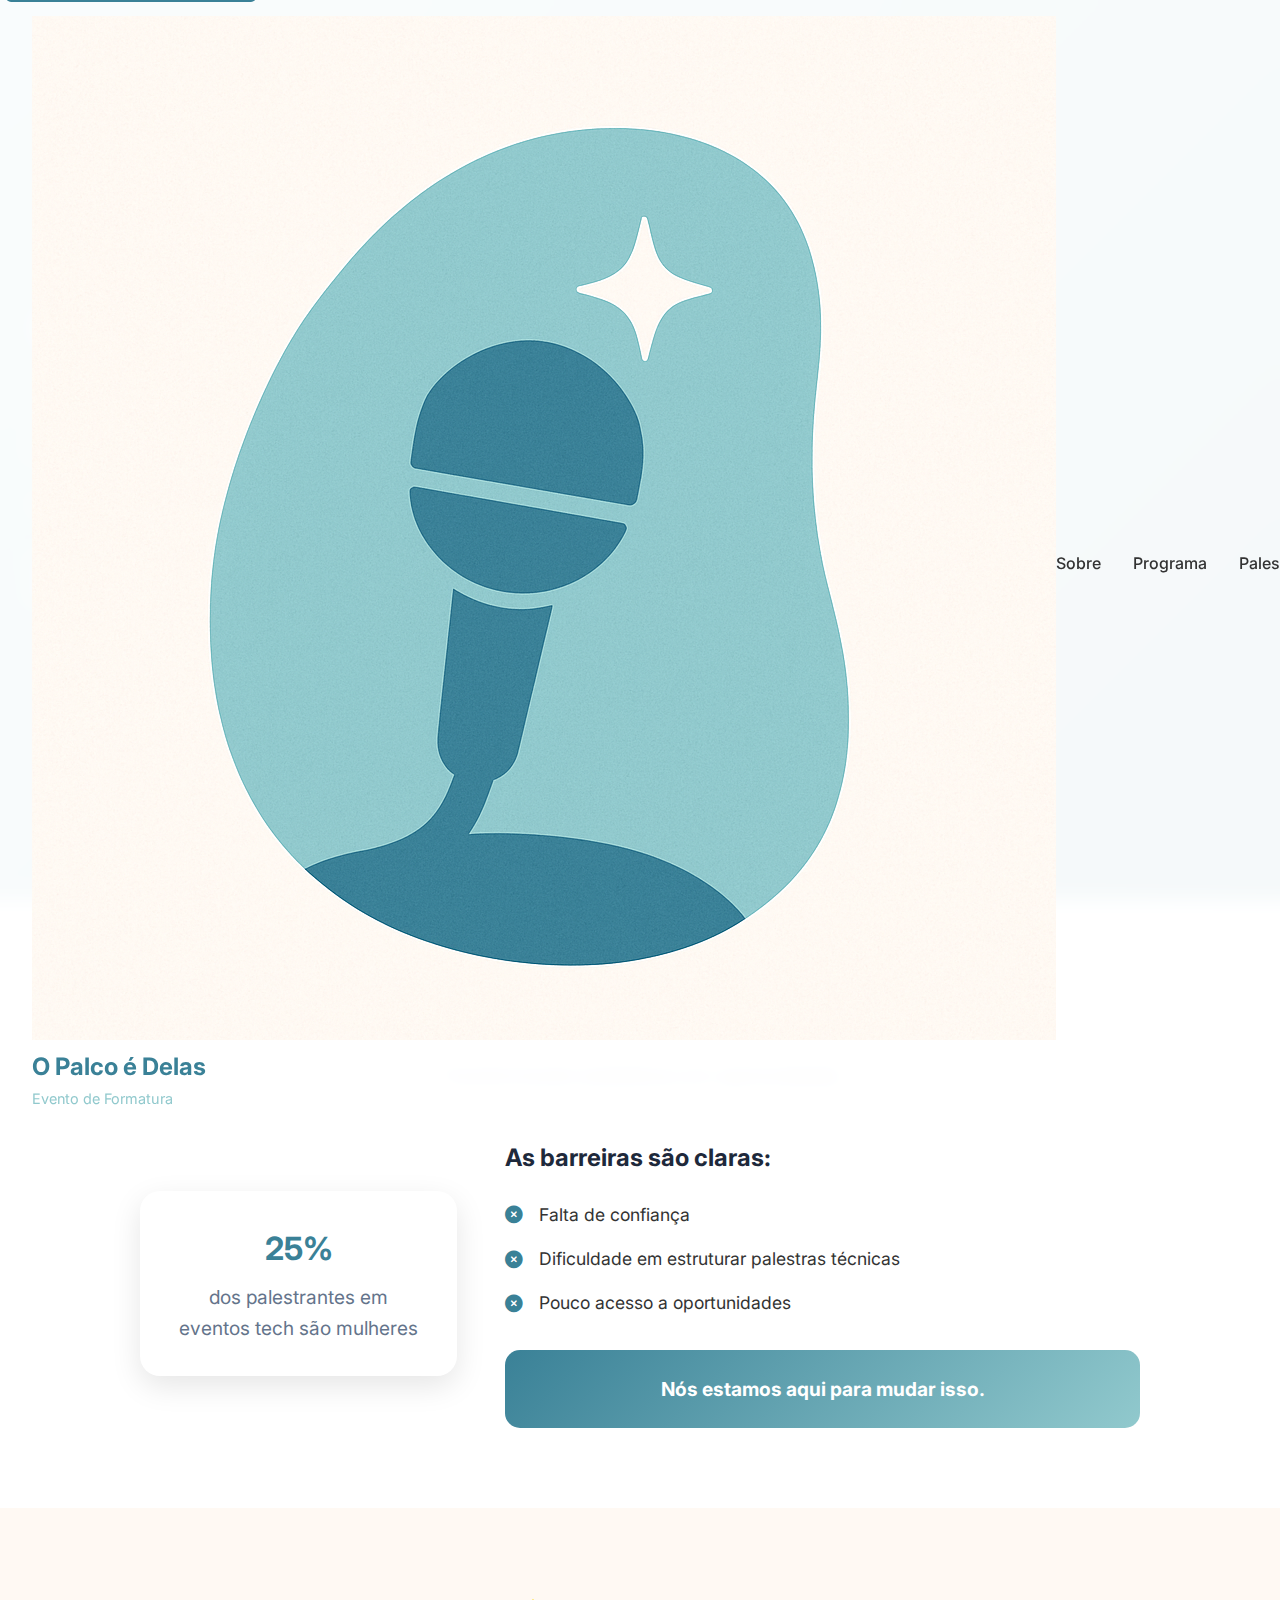
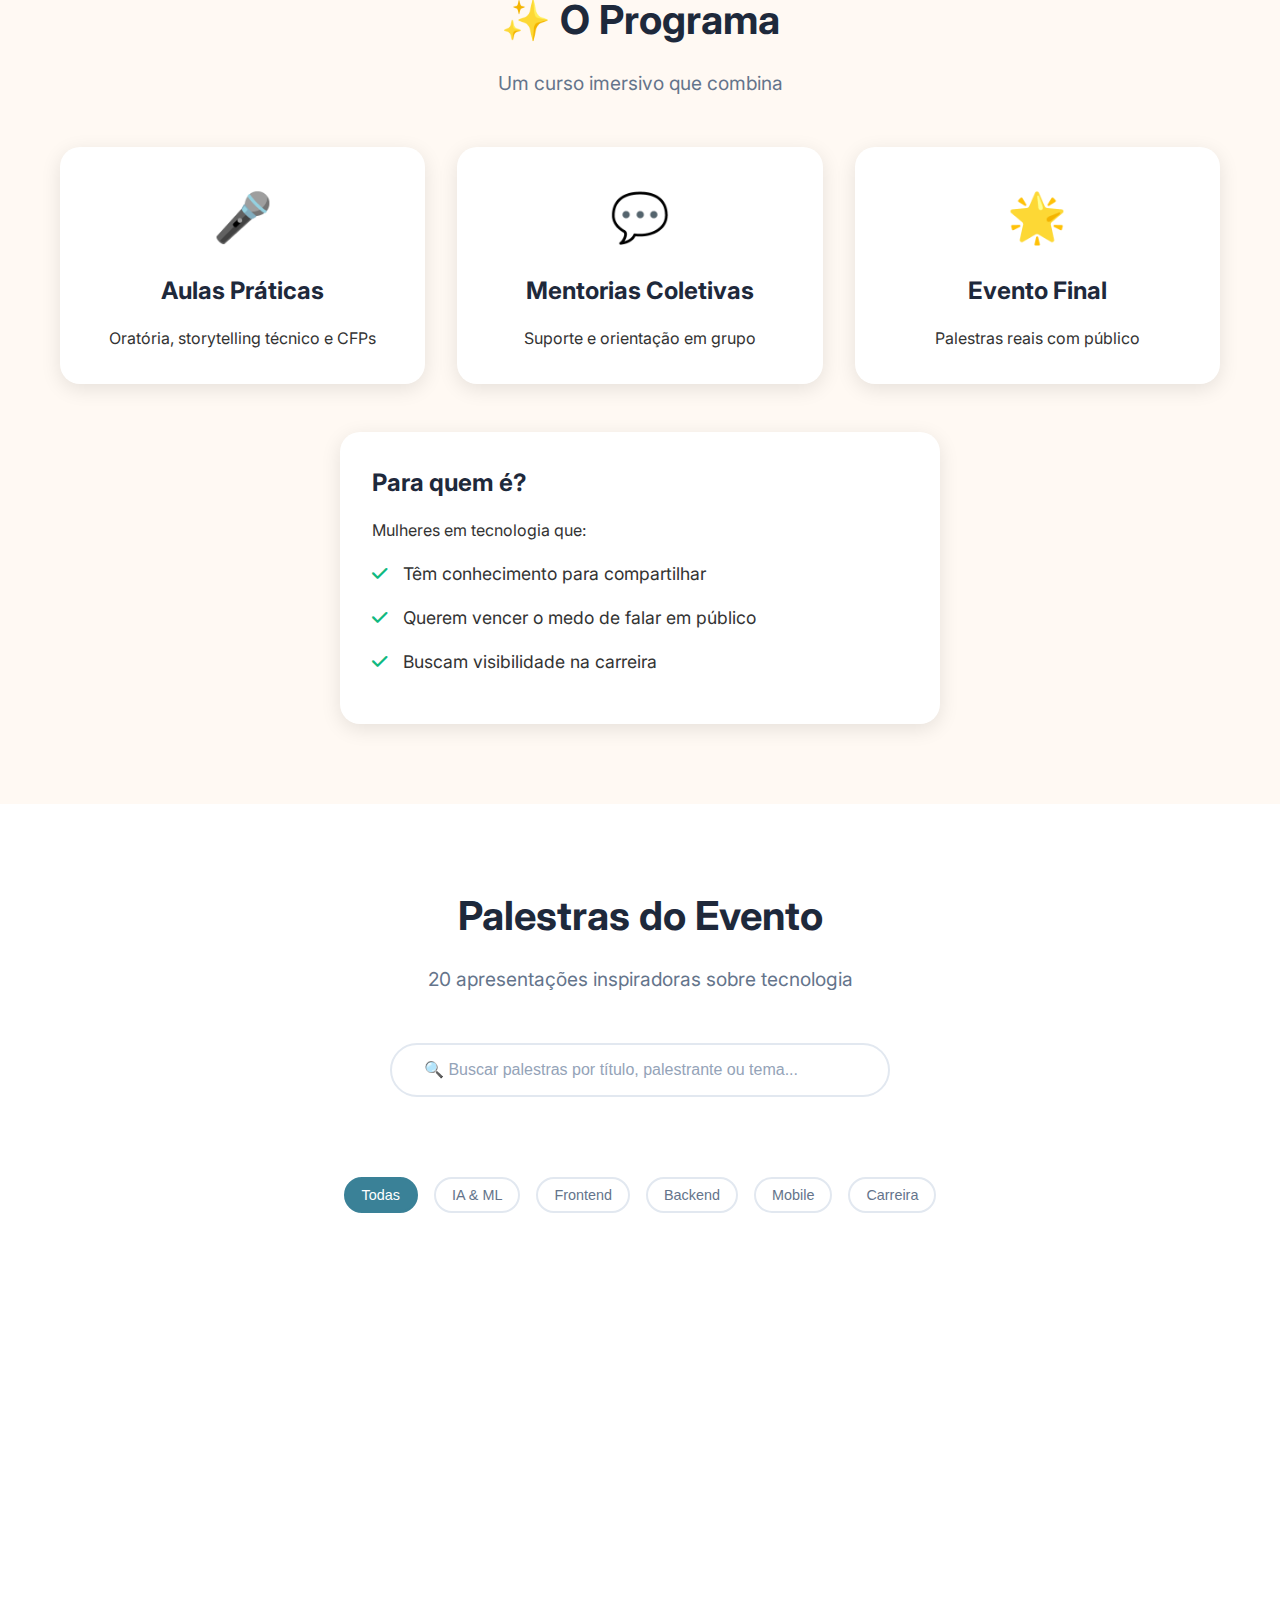
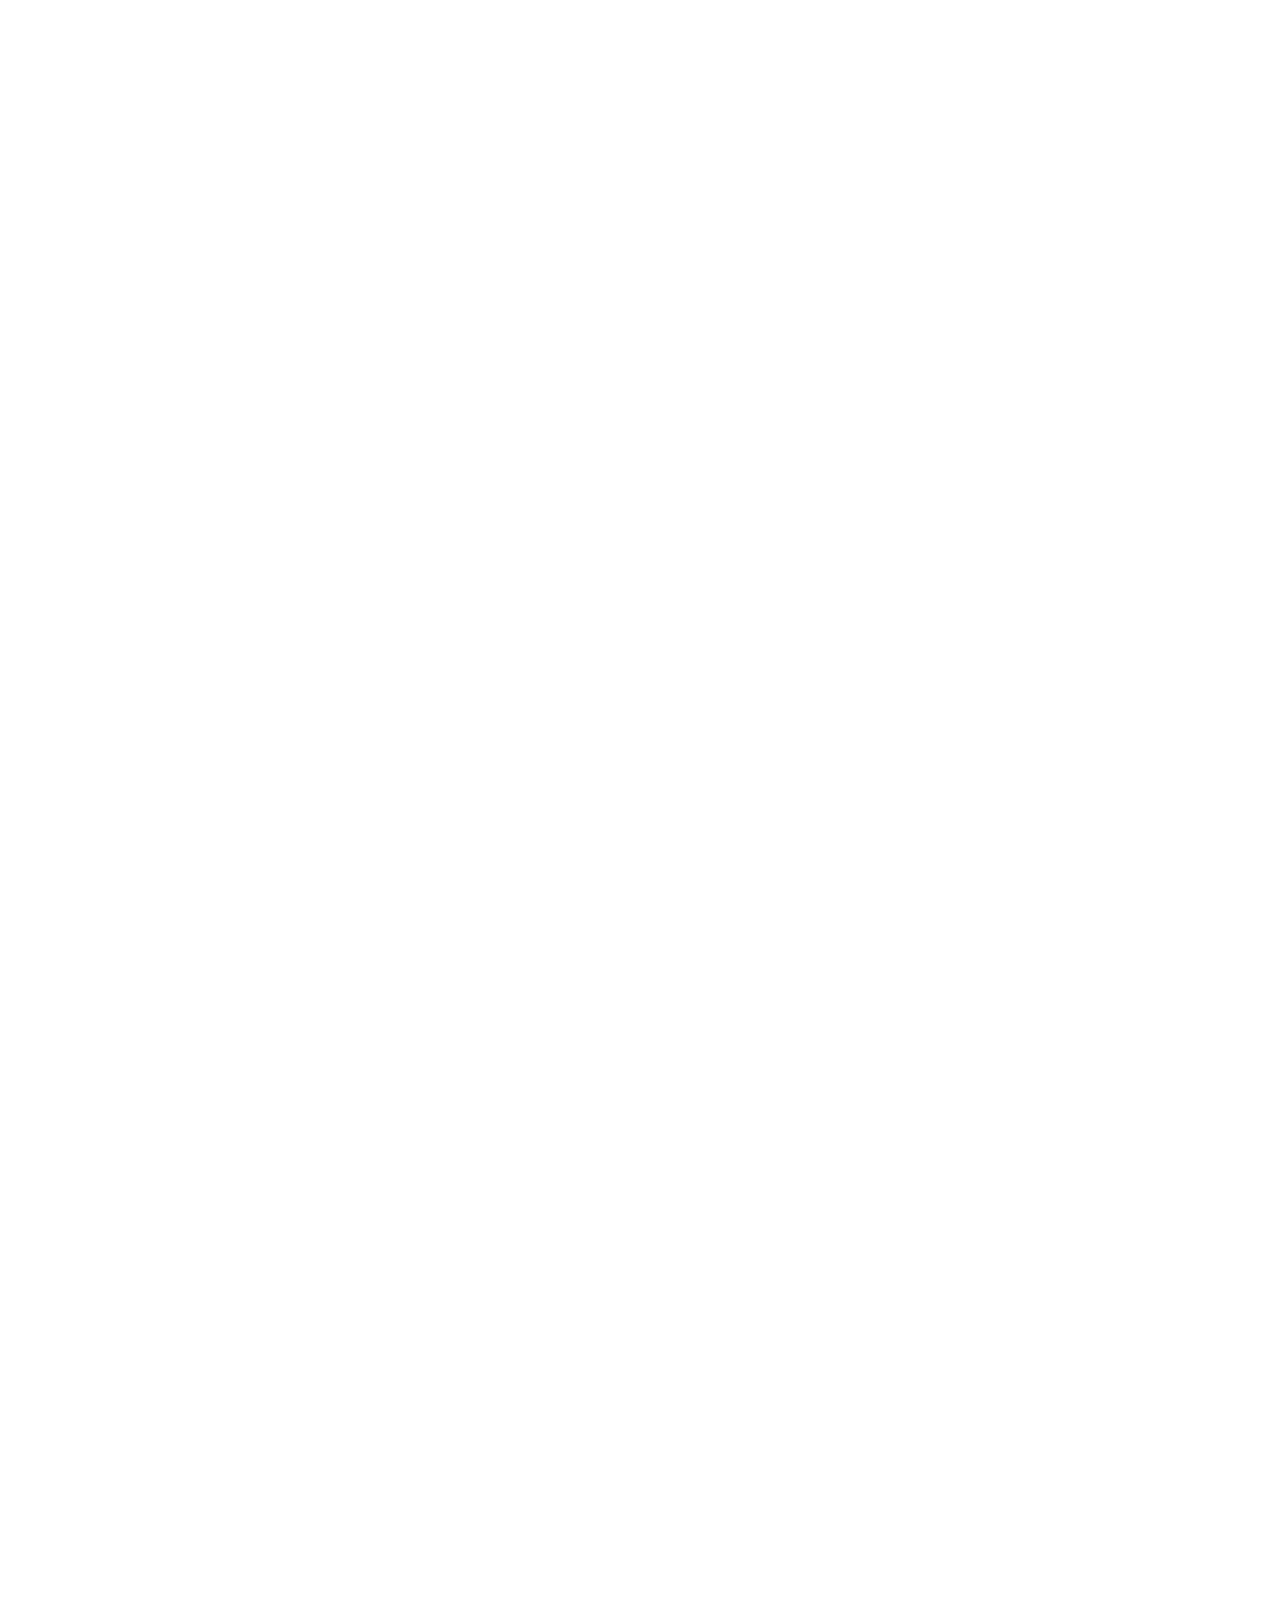
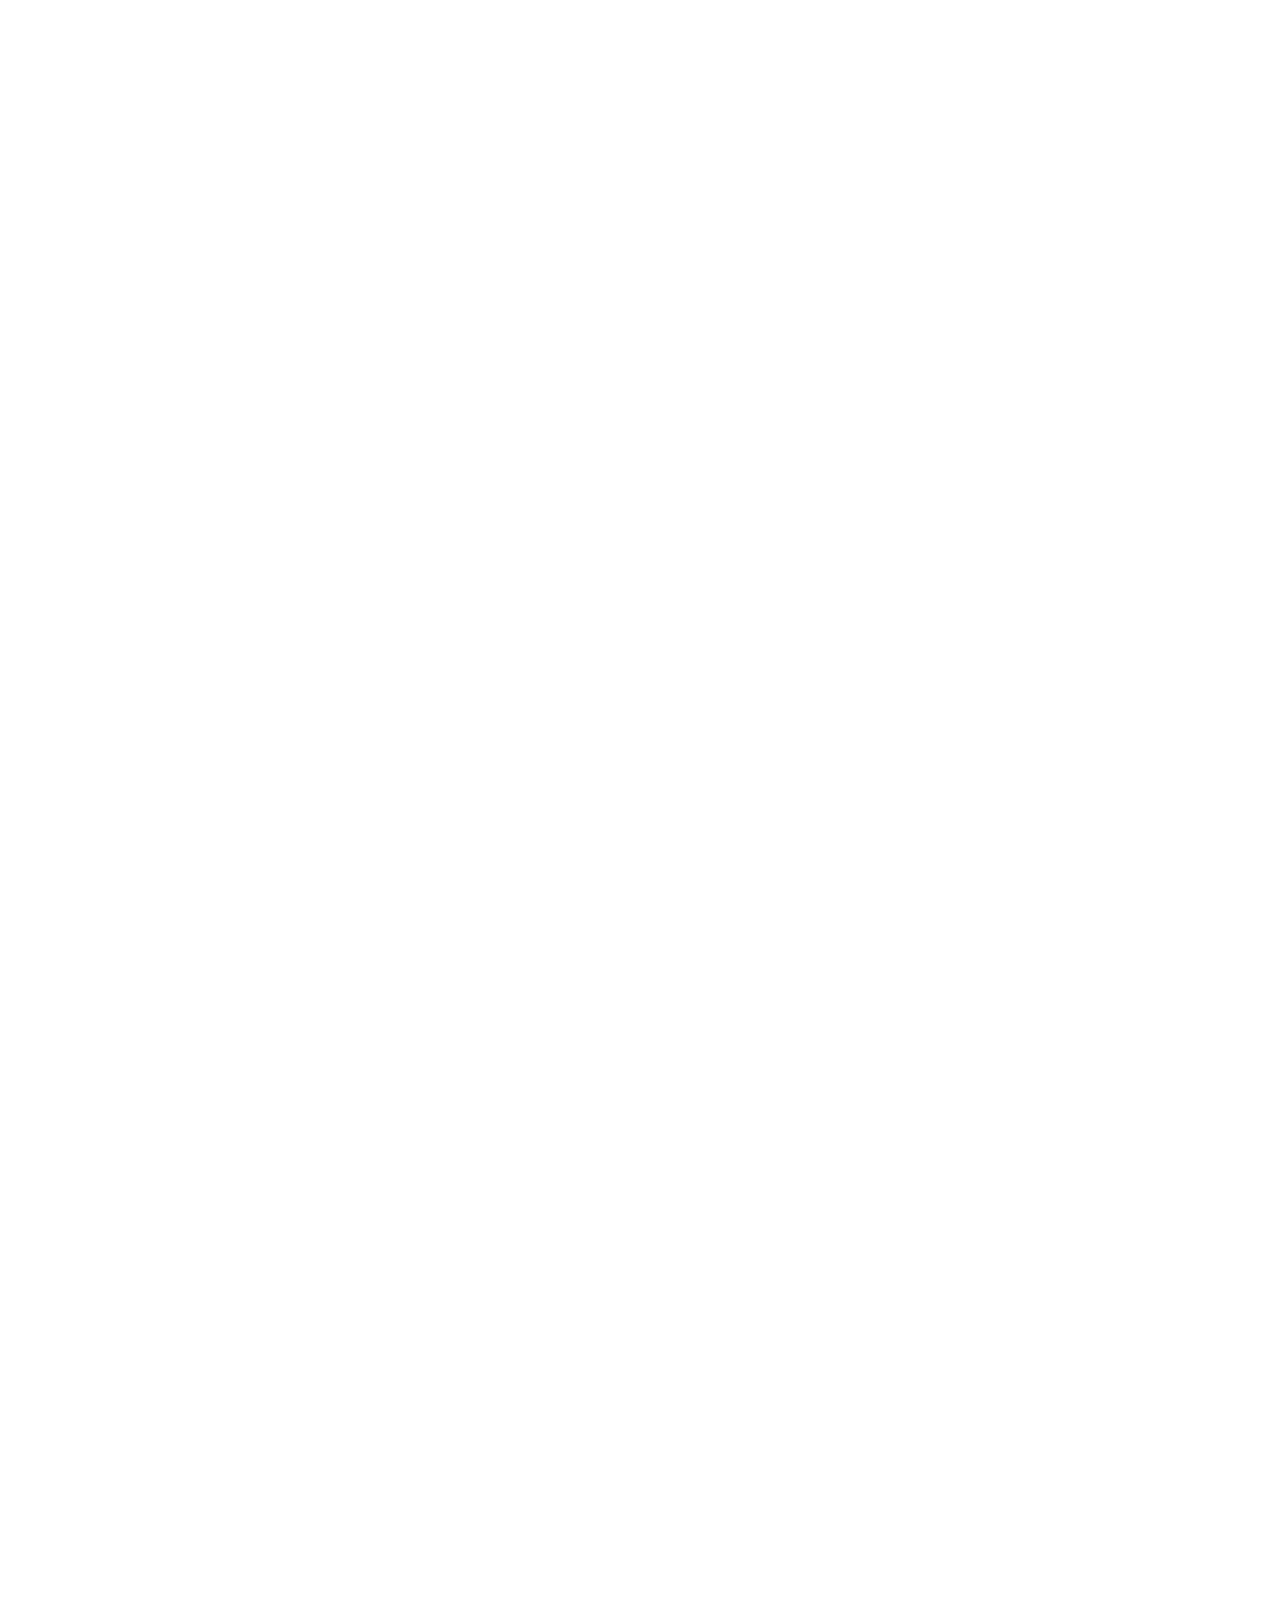
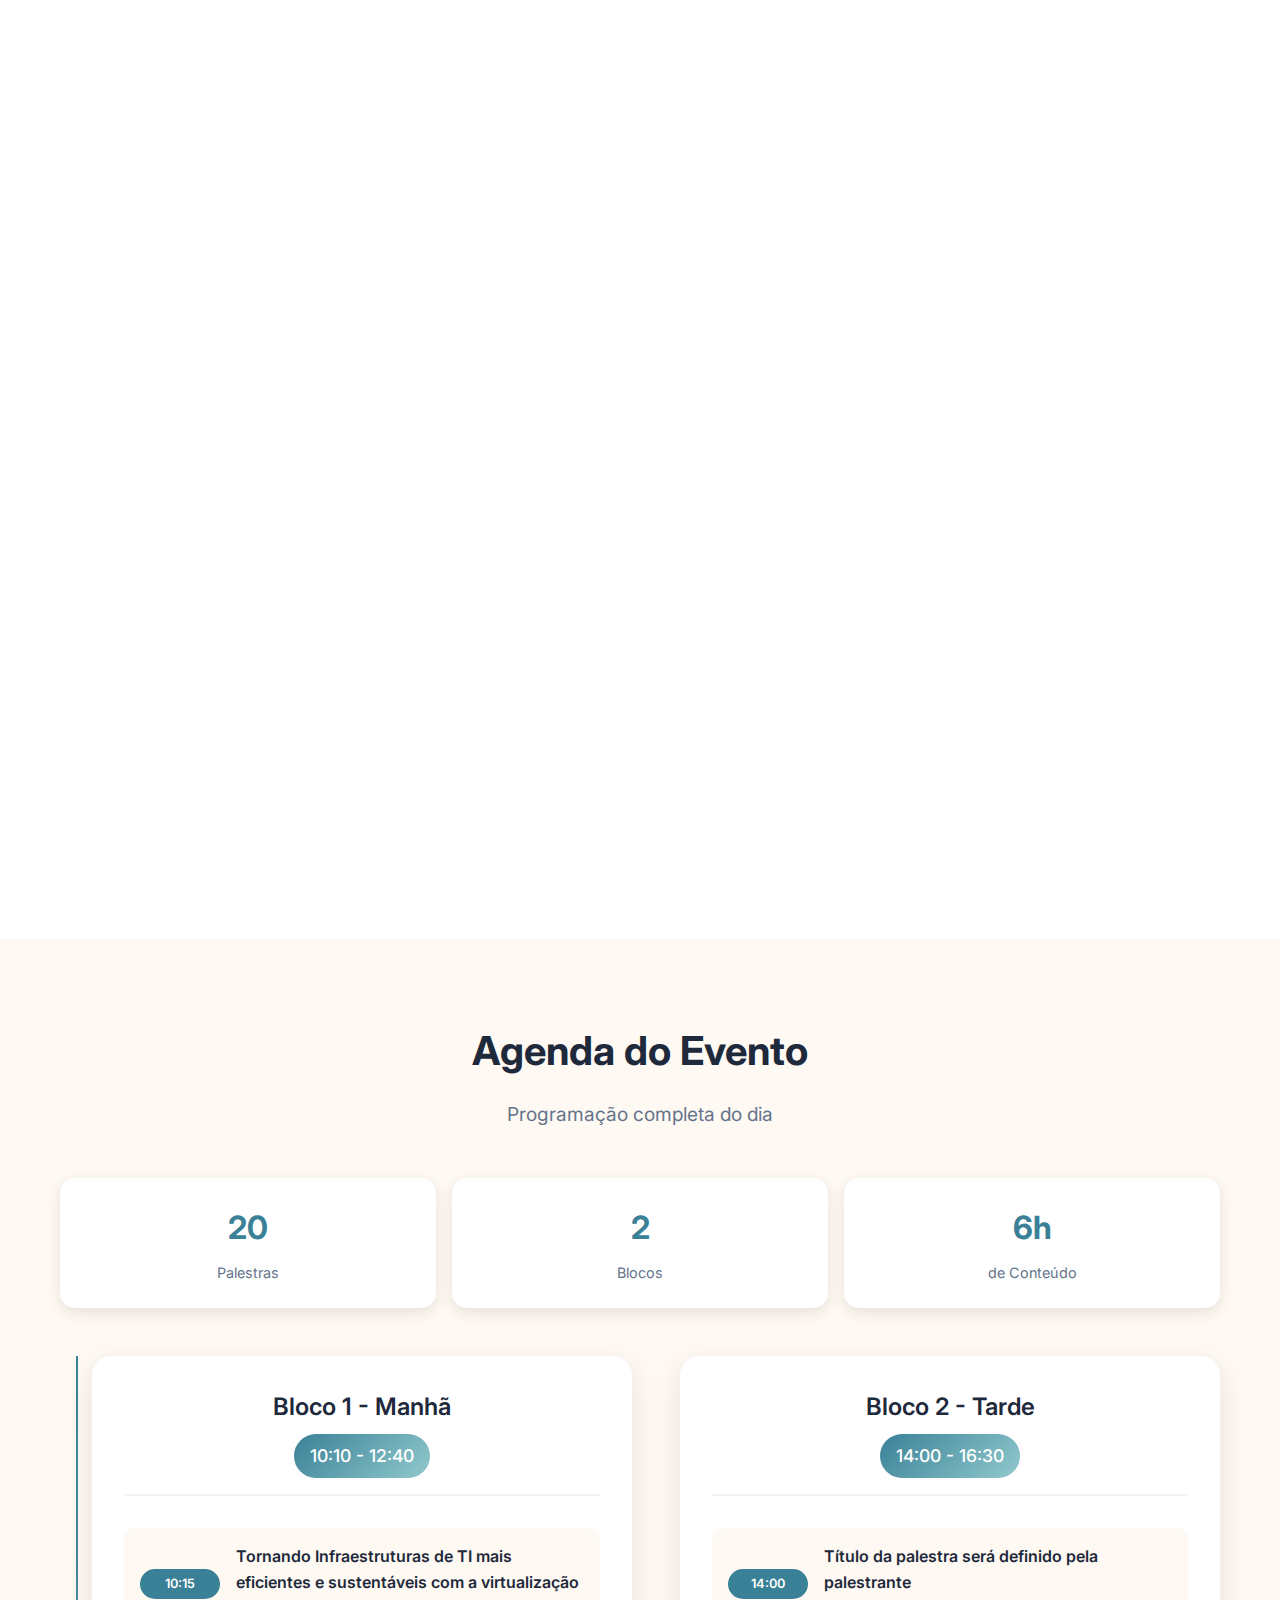
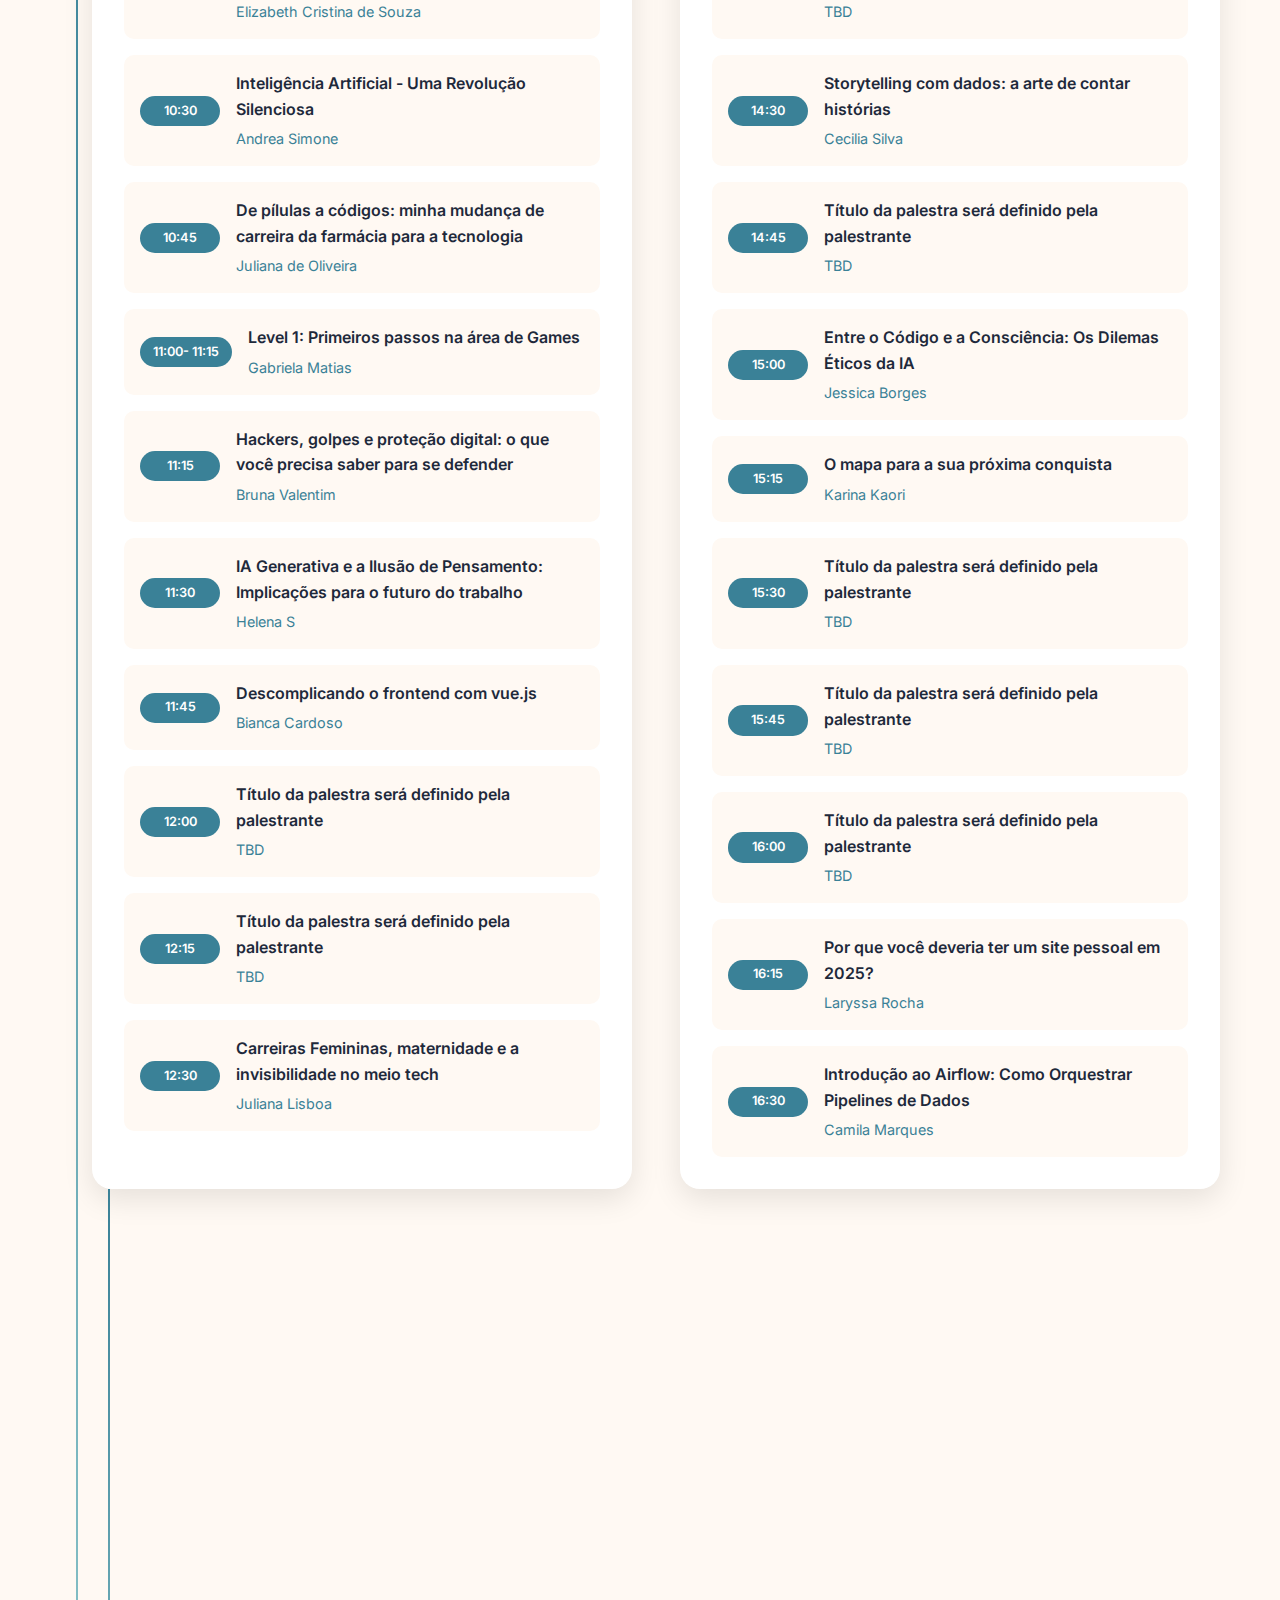
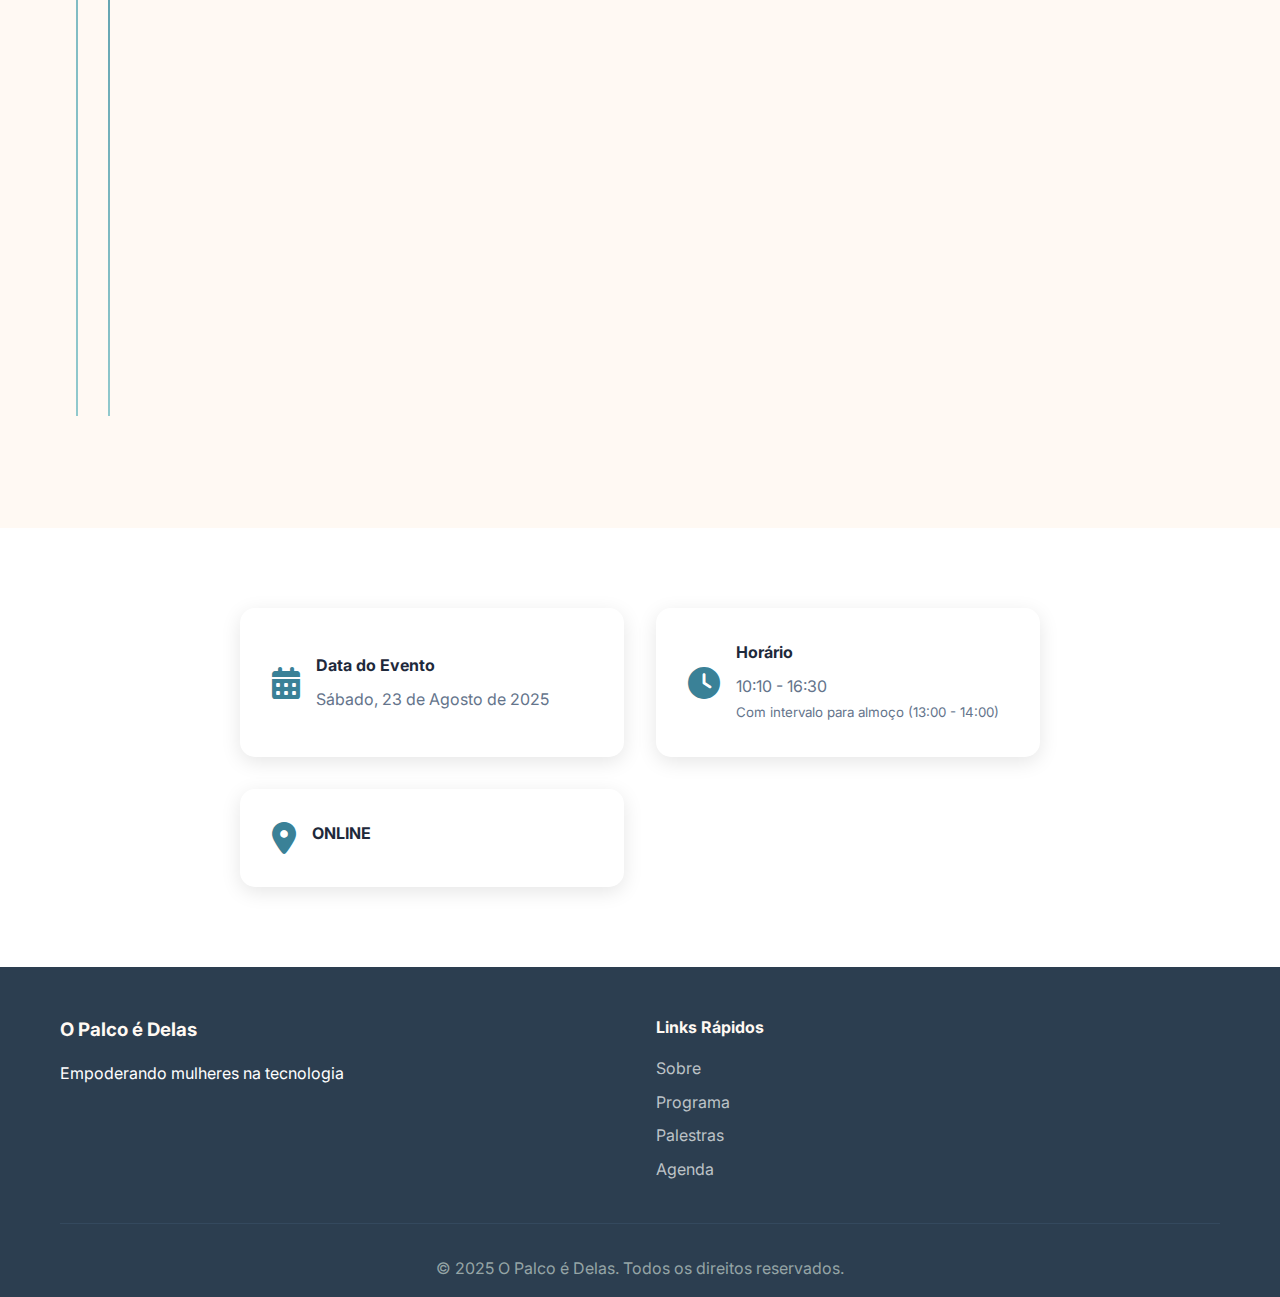
<file: index.html>
<!DOCTYPE html>
<html lang="pt-BR">
<head>
    <meta charset="UTF-8">
    <meta name="viewport" content="width=device-width, initial-scale=1.0">
    <title>O Palco é Delas - Evento de Formatura</title>
    <link rel="stylesheet" href="styles.css">
    <link rel="stylesheet" href="extras.css">
    <link href="https://fonts.googleapis.com/css2?family=Inter:wght@300;400;600;700&display=swap" rel="stylesheet">
    <link rel="stylesheet" href="https://cdnjs.cloudflare.com/ajax/libs/font-awesome/6.0.0/css/all.min.css">
</head>
<body>
    <!-- Skip Link para Acessibilidade -->
    <a href="#main-content" class="skip-link">Pular para o conteúdo principal</a>

    <!-- Header -->
    <header class="header">
        <nav class="nav">
            <div class="nav-brand">
                <img src="logo.png" alt="O Palco é Delas" class="nav-logo">
                <div class="nav-text">
                    <h1>O Palco é Delas</h1>
                    <span>Evento de Formatura</span>
                </div>
            </div>
            <ul class="nav-menu">
                <li><a href="#sobre">Sobre</a></li>
                <li><a href="#programa">Programa</a></li>
                <li><a href="palestrantes.html">Palestrantes</a></li>
                <li><a href="palestras.html">Palestras</a></li>
                <li><a href="#agenda">Agenda</a></li>
            </ul>
            <div class="nav-toggle">
                <span></span>
                <span></span>
                <span></span>
            </div>
        </nav>
    </header>

    <!-- Hero Section -->
    <main id="main-content">
    <section class="hero">
        <div class="hero-content">
            <h1 class="hero-title">O Palco é Delas</h1>
            <h2 class="hero-subtitle">Empoderando mulheres para transformar a tecnologia através da voz e da representação</h2>
            <p class="hero-description">Evento de Formatura - 20 Palestras Inspiradoras</p>
            <div class="event-date-info">
                <div class="date-highlight">
                    <i class="fas fa-calendar-alt"></i>
                    <span class="date-text">Sábado, 23 de Agosto de 2025</span>
                </div>
                <div class="time-highlight">
                    <i class="fas fa-clock"></i>
                    <span class="time-text">10:00 - 17:00</span>
                </div>
            </div>
            <div class="hero-buttons">
                <a href="https://www.youtube.com/watch?v=CNGzkwtKt1s" class="btn btn-youtube" target="_blank" rel="noopener noreferrer" aria-label="Abrir transmissão no YouTube e ativar notificação">
                    <i class="fab fa-youtube"></i>
                    <span>Assistir no YouTube</span>
                    <span class="btn-note">Ative a notificação 🔔</span>
                </a>
            </div>
        </div>

    </section>

    <!-- Sobre Section -->
    <section id="sobre" class="section">
        <div class="container">
            <div class="section-header">
                <h2>O Desafio</h2>
                <p>Transformando estatísticas em oportunidades</p>
            </div>
            <div class="challenge-stats">
                <div class="stat-card">
                    <div class="stat-number">25%</div>
                    <div class="stat-text">dos palestrantes em eventos tech são mulheres</div>
                </div>
                <div class="barriers">
                    <h3>As barreiras são claras:</h3>
                    <ul class="barriers-list">
                        <li><i class="fas fa-times-circle"></i> Falta de confiança</li>
                        <li><i class="fas fa-times-circle"></i> Dificuldade em estruturar palestras técnicas</li>
                        <li><i class="fas fa-times-circle"></i> Pouco acesso a oportunidades</li>
                    </ul>
                    <div class="solution">
                        <strong>Nós estamos aqui para mudar isso.</strong>
                    </div>
                </div>
            </div>
        </div>
    </section>

    <!-- Programa Section -->
    <section id="programa" class="section bg-light">
        <div class="container">
            <div class="section-header">
                <h2>✨ O Programa</h2>
                <p>Um curso imersivo que combina</p>
            </div>
            <div class="program-features">
                <div class="feature-card">
                    <div class="feature-icon">🎤</div>
                    <h3>Aulas Práticas</h3>
                    <p>Oratória, storytelling técnico e CFPs</p>
                </div>
                <div class="feature-card">
                    <div class="feature-icon">💬</div>
                    <h3>Mentorias Coletivas</h3>
                    <p>Suporte e orientação em grupo</p>
                </div>
                <div class="feature-card">
                    <div class="feature-icon">🌟</div>
                    <h3>Evento Final</h3>
                    <p>Palestras reais com público</p>
                </div>
            </div>
            
            <div class="target-audience">
                <h3>Para quem é?</h3>
                <p>Mulheres em tecnologia que:</p>
                <ul class="audience-list">
                    <li><i class="fas fa-check"></i> Têm conhecimento para compartilhar</li>
                    <li><i class="fas fa-check"></i> Querem vencer o medo de falar em público</li>
                    <li><i class="fas fa-check"></i> Buscam visibilidade na carreira</li>
                </ul>
            </div>
        </div>
    </section>

    <!-- Palestras Section -->
    <section id="palestras" class="section">
        <div class="container">
            <div class="section-header">
                <h2>Palestras do Evento</h2>
                <p>20 apresentações inspiradoras sobre tecnologia</p>
            </div>
            
            <!-- Search e Filtros -->
            <div class="search-container">
                <input type="text" id="search-talks" class="search-box" placeholder="🔍 Buscar palestras por título, palestrante ou tema...">
            </div>
            
            <div class="filter-container">
                <button class="filter-btn active" data-filter="all">Todas</button>
                <button class="filter-btn" data-filter="IA">IA & ML</button>
                <button class="filter-btn" data-filter="Frontend">Frontend</button>
                <button class="filter-btn" data-filter="Backend">Backend</button>
                <button class="filter-btn" data-filter="Mobile">Mobile</button>
                <button class="filter-btn" data-filter="Carreira">Carreira</button>
            </div>
            
            <div class="talks-grid" id="talks-container">
                <!-- Palestras serão carregadas pelo JavaScript -->
            </div>
        </div>
    </section>

    <!-- Agenda Section -->
    <section id="agenda" class="section bg-light">
        <div class="container">
            <div class="section-header">
                <h2>Agenda do Evento</h2>
                <p>Programação completa do dia</p>
            </div>
            
            <!-- Estatísticas do Evento -->
            <div class="stats-container">

                <div class="stat-item">
                    <span class="stat-number">20</span>
                    <div class="stat-label">Palestras</div>
                </div>
                <div class="stat-item">
                    <span class="stat-number">2</span>
                    <div class="stat-label">Blocos</div>
                </div>
                <div class="stat-item">
                    <span class="stat-number">6h</span>
                    <div class="stat-label">de Conteúdo</div>
                </div>
            </div>
            
            <div class="timeline" id="schedule-container">
        </div>
    </section>


    <!-- Contato Section -->
    <section id="contato" class="section">
        <div class="container">

            <div class="contact-info">
                <div class="contact-item">
                    <i class="fas fa-calendar-alt"></i>
                    <div>
                        <h4>Data do Evento</h4>
                        <p>Sábado, 23 de Agosto de 2025</p>
                    </div>
                </div>
                <div class="contact-item">
                    <i class="fas fa-clock"></i>
                    <div>
                        <h4>Horário</h4>
                        <p>10:10 - 16:30<br><small>Com intervalo para almoço (13:00 - 14:00)</small></p>
                    </div>
                </div>
                <div class="contact-item">
                    <i class="fas fa-map-marker-alt"></i>
                    <div>
                        <h4>ONLINE</h4>

                    </div>
                </div>
            </div>
        </div>
    </section>

    <!-- Footer -->
    <footer class="footer">
        <div class="container">
            <div class="footer-content">
                <div class="footer-section">
                    <h3>O Palco é Delas</h3>
                    <p>Empoderando mulheres na tecnologia</p>
                </div>
                <div class="footer-section">
                    <h4>Links Rápidos</h4>
                    <ul>
                        <li><a href="#sobre">Sobre</a></li>
                        <li><a href="#programa">Programa</a></li>
                        <li><a href="#palestras">Palestras</a></li>
                        <li><a href="#agenda">Agenda</a></li>
                    </ul>
                </div>
            </div>
            <div class="footer-bottom">
                <p>&copy; 2025 O Palco é Delas. Todos os direitos reservados.</p>
            </div>
        </div>
    </footer>
    </main>

    <!-- Modal para detalhes das palestras -->
    <div id="talk-modal" class="modal">
        <div class="modal-content">
            <button class="modal-close" id="modal-close">&times;</button>
            <div id="modal-body">
                <!-- Conteúdo será inserido pelo JavaScript -->
            </div>
        </div>
    </div>

    <!-- Botão voltar ao topo -->
    <button class="back-to-top" id="back-to-top">
        <i class="fas fa-arrow-up"></i>
    </button>

    <!-- Toast notifications -->
    <div id="toast" class="toast"></div>

    <script src="script.js"></script>
</body>
</html>
</file>
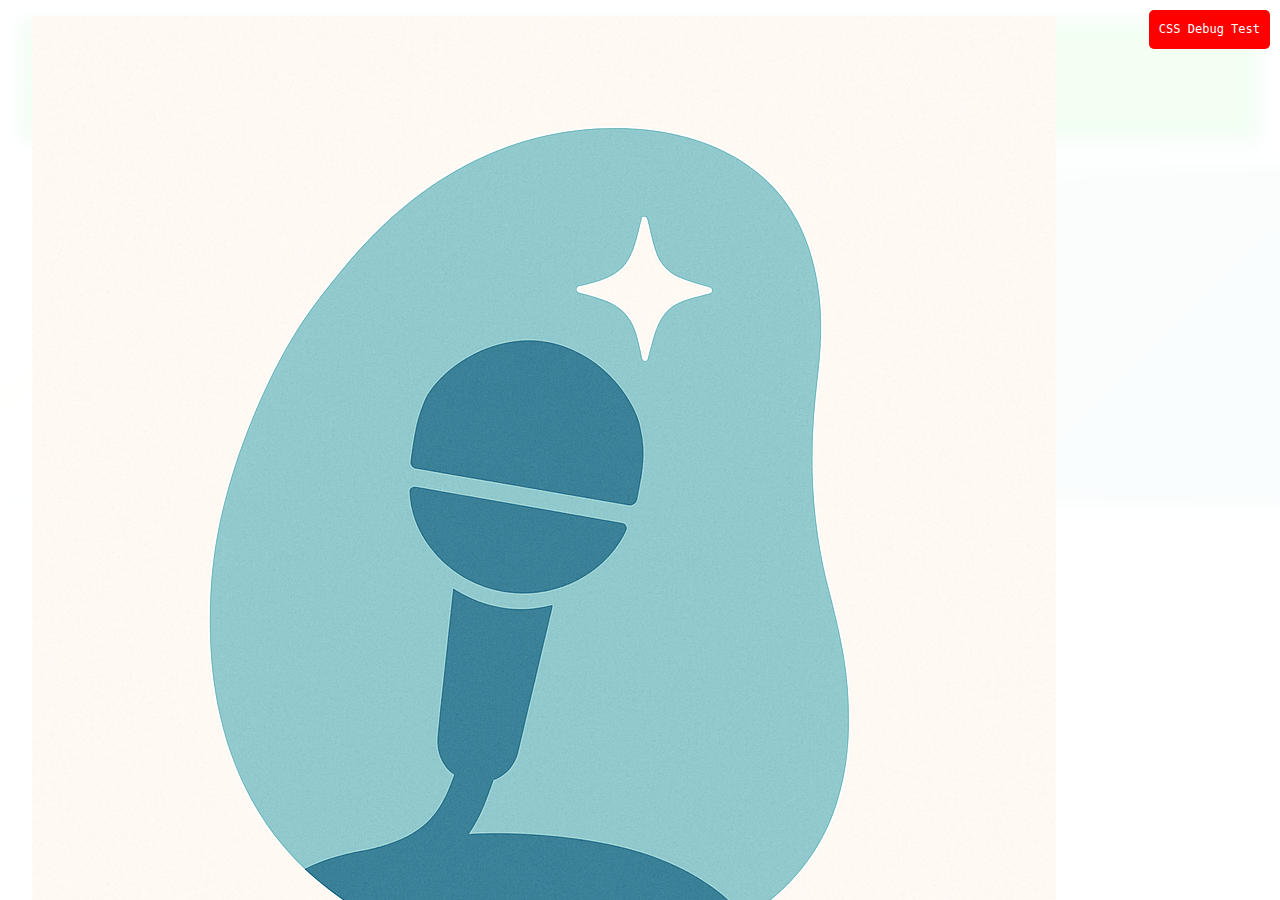
<file: debug-css.html>
<!DOCTYPE html>
<html lang="pt-BR">
<head>
    <meta charset="UTF-8">
    <meta name="viewport" content="width=device-width, initial-scale=1.0">
    <title>Debug CSS - Palestrantes</title>
    <link rel="stylesheet" href="styles.css">
    <link rel="stylesheet" href="extras.css">
    <style>
        .debug-info {
            position: fixed;
            top: 10px;
            right: 10px;
            background: #ff0000;
            color: white;
            padding: 10px;
            border-radius: 5px;
            z-index: 9999;
            font-family: monospace;
            font-size: 12px;
        }
        .css-test {
            background: #00ff00;
            padding: 20px;
            margin: 20px;
            border: 2px solid #0000ff;
        }
    </style>
</head>
<body>
    <div class="debug-info">CSS Debug Test</div>
    
    <div class="css-test">
        <h1>Teste de CSS</h1>
        <p>Se você está vendo este texto em verde com borda azul, o CSS inline está funcionando.</p>
    </div>
    
    <!-- Header teste -->
    <header class="header">
        <nav class="nav">
            <div class="nav-brand">
                <img src="logo.png" alt="O Palco é Delas" class="nav-logo">
                <div class="nav-text">
                    <h1>O Palco é Delas</h1>
                    <span>Evento de Formatura</span>
                </div>
            </div>
        </nav>
    </header>

    <!-- Hero teste -->
    <section class="hero-simple">
        <div class="container">
            <div class="hero-content">
                <h1 class="hero-title">Teste Hero Simple</h1>
                <p class="hero-subtitle">Verificando se o CSS está carregando</p>
            </div>
        </div>
    </section>

    <script>
        console.log('CSS debug test loaded');
        
        // Verificar se CSS foi carregado
        const header = document.querySelector('.header');
        const heroSimple = document.querySelector('.hero-simple');
        
        console.log('Header element:', header);
        console.log('Hero simple element:', heroSimple);
        
        if (header) {
            const headerStyles = window.getComputedStyle(header);
            console.log('Header background:', headerStyles.background);
            console.log('Header position:', headerStyles.position);
        }
        
        if (heroSimple) {
            const heroStyles = window.getComputedStyle(heroSimple);
            console.log('Hero background:', heroStyles.background);
            console.log('Hero padding:', heroStyles.padding);
        }
    </script>
</body>
</html>
</file>
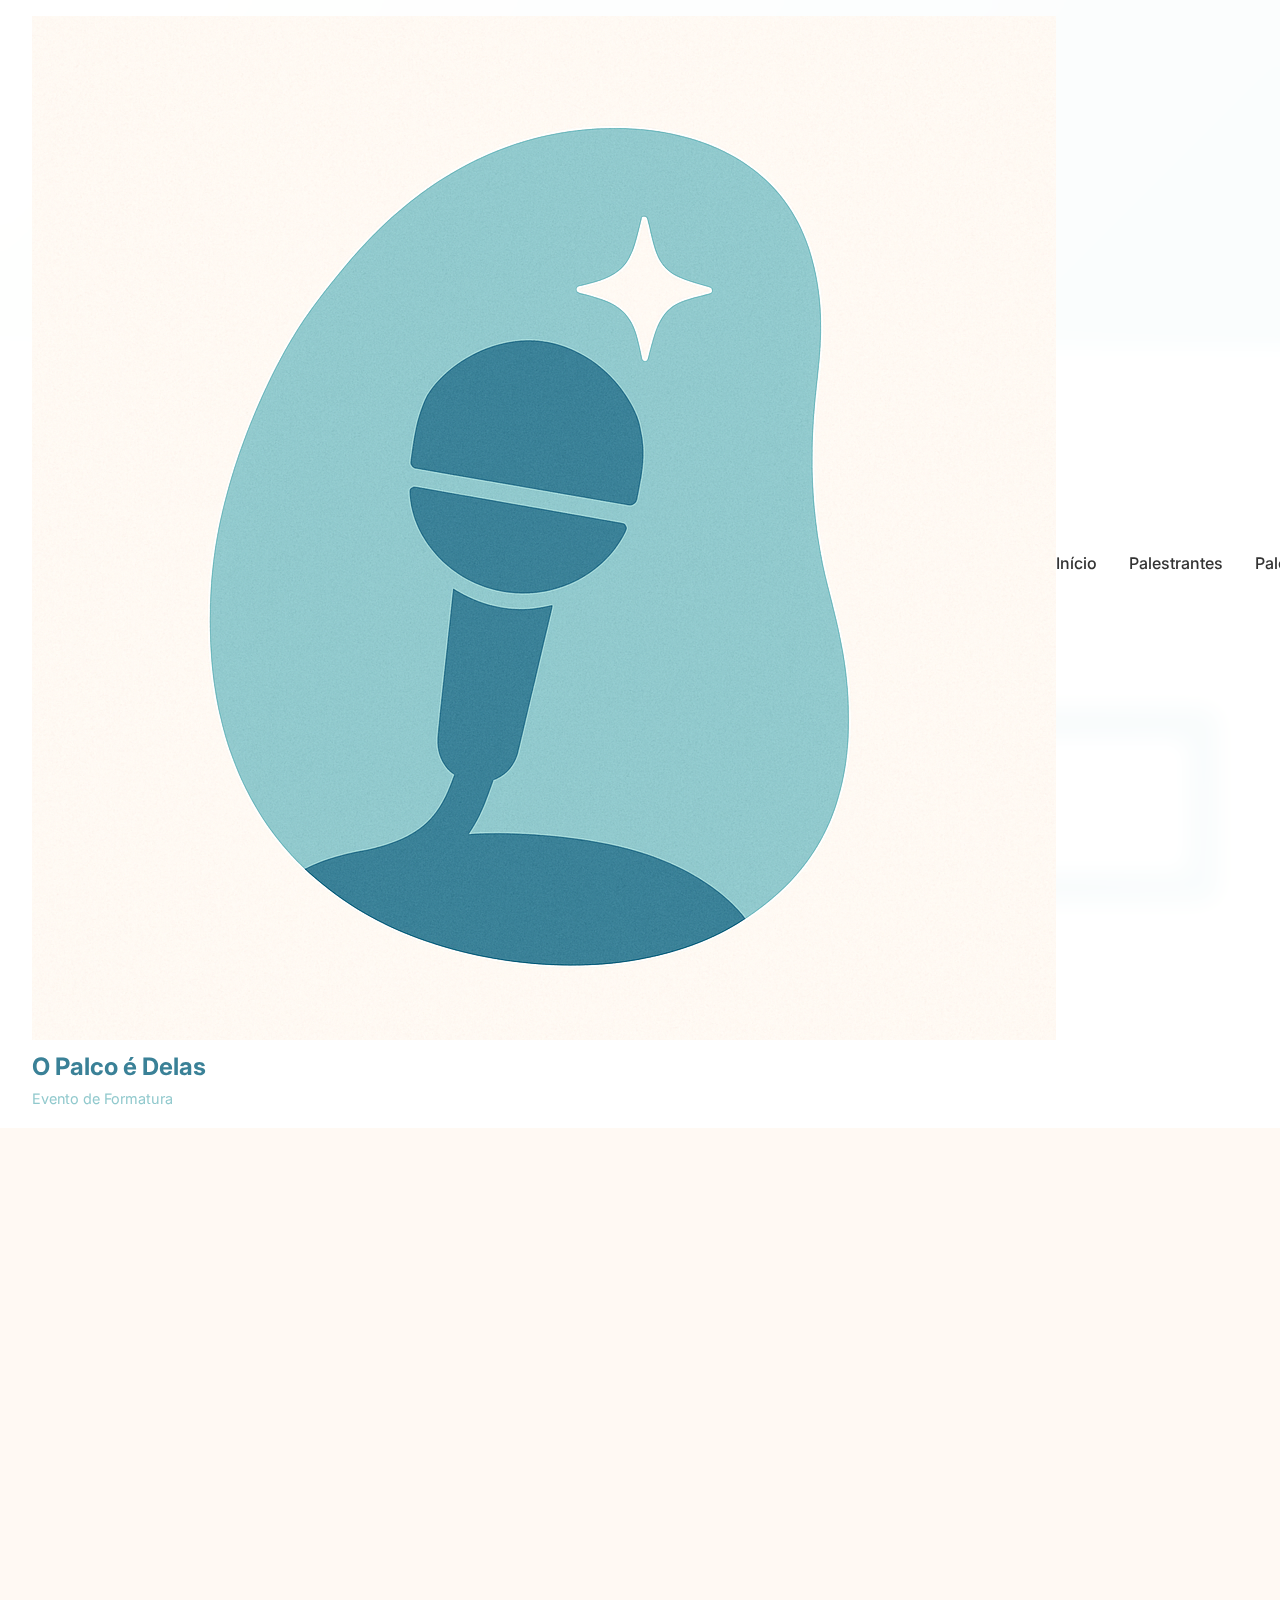
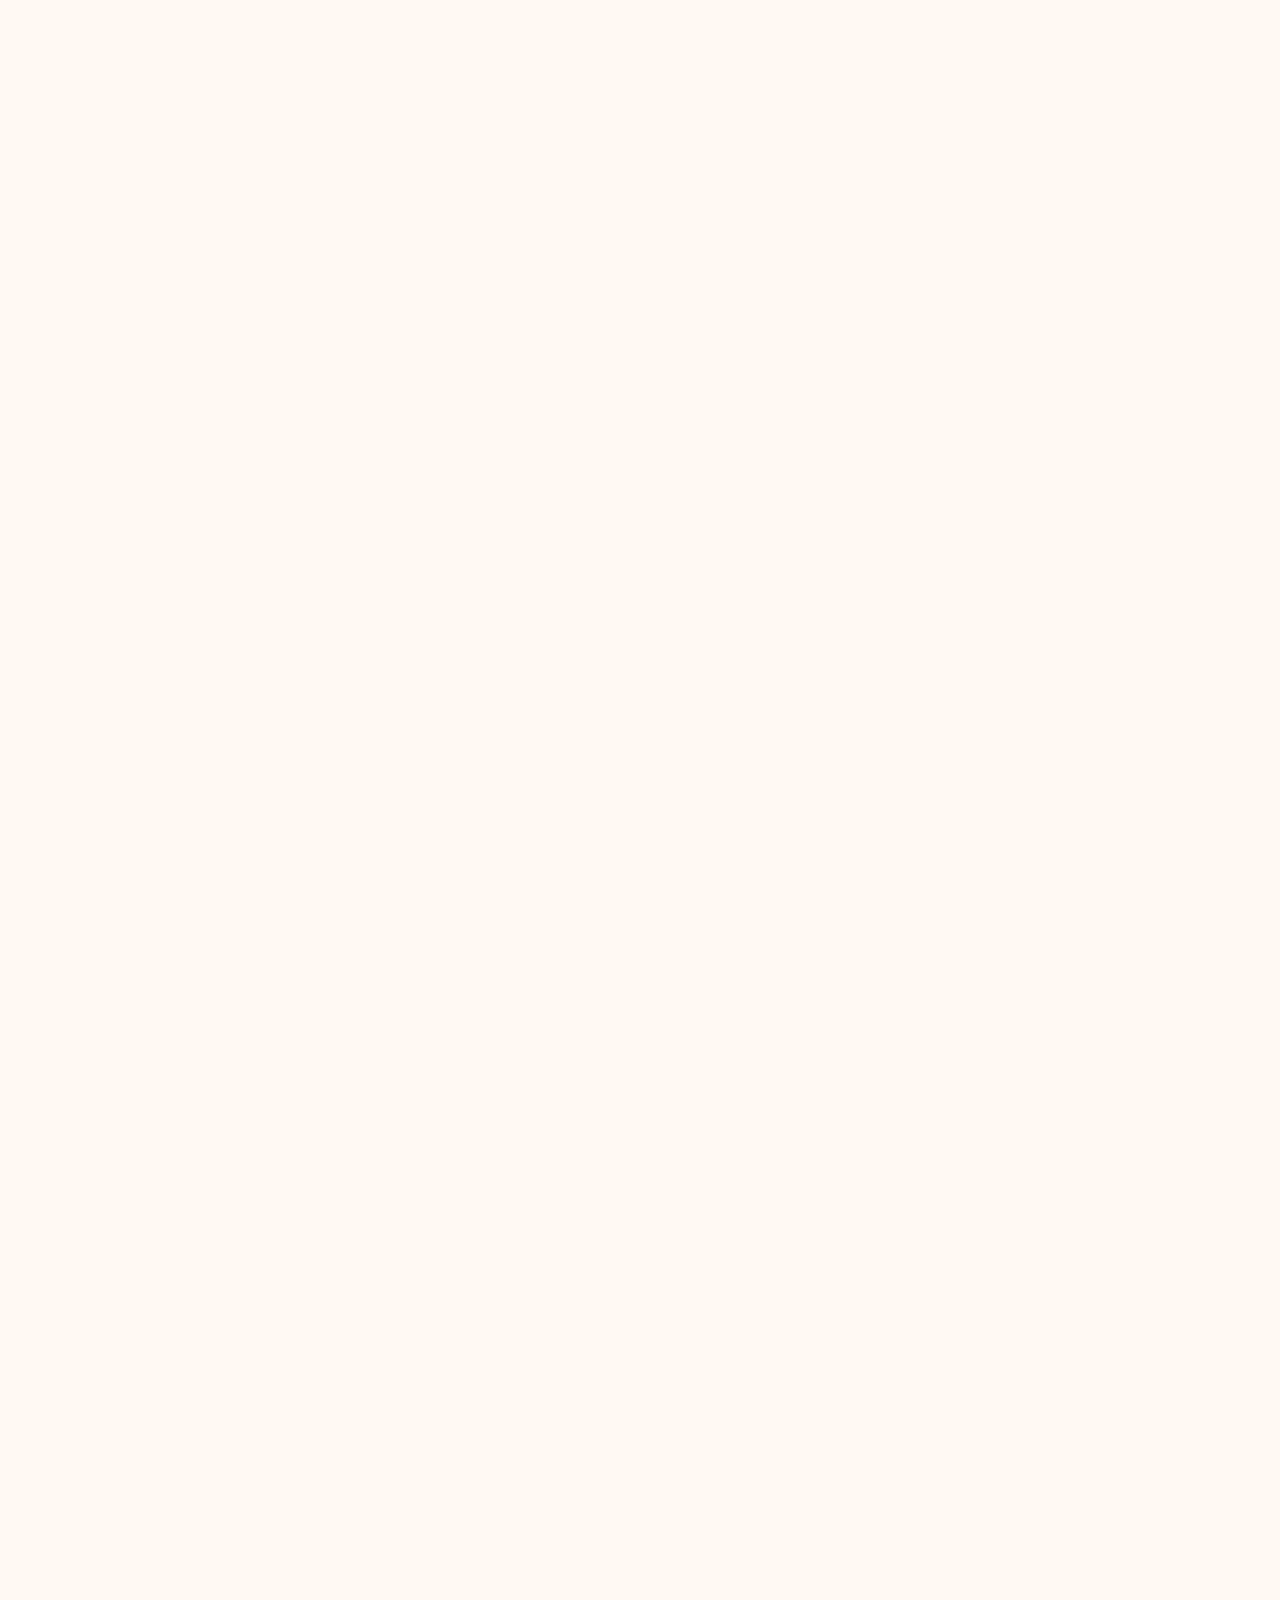
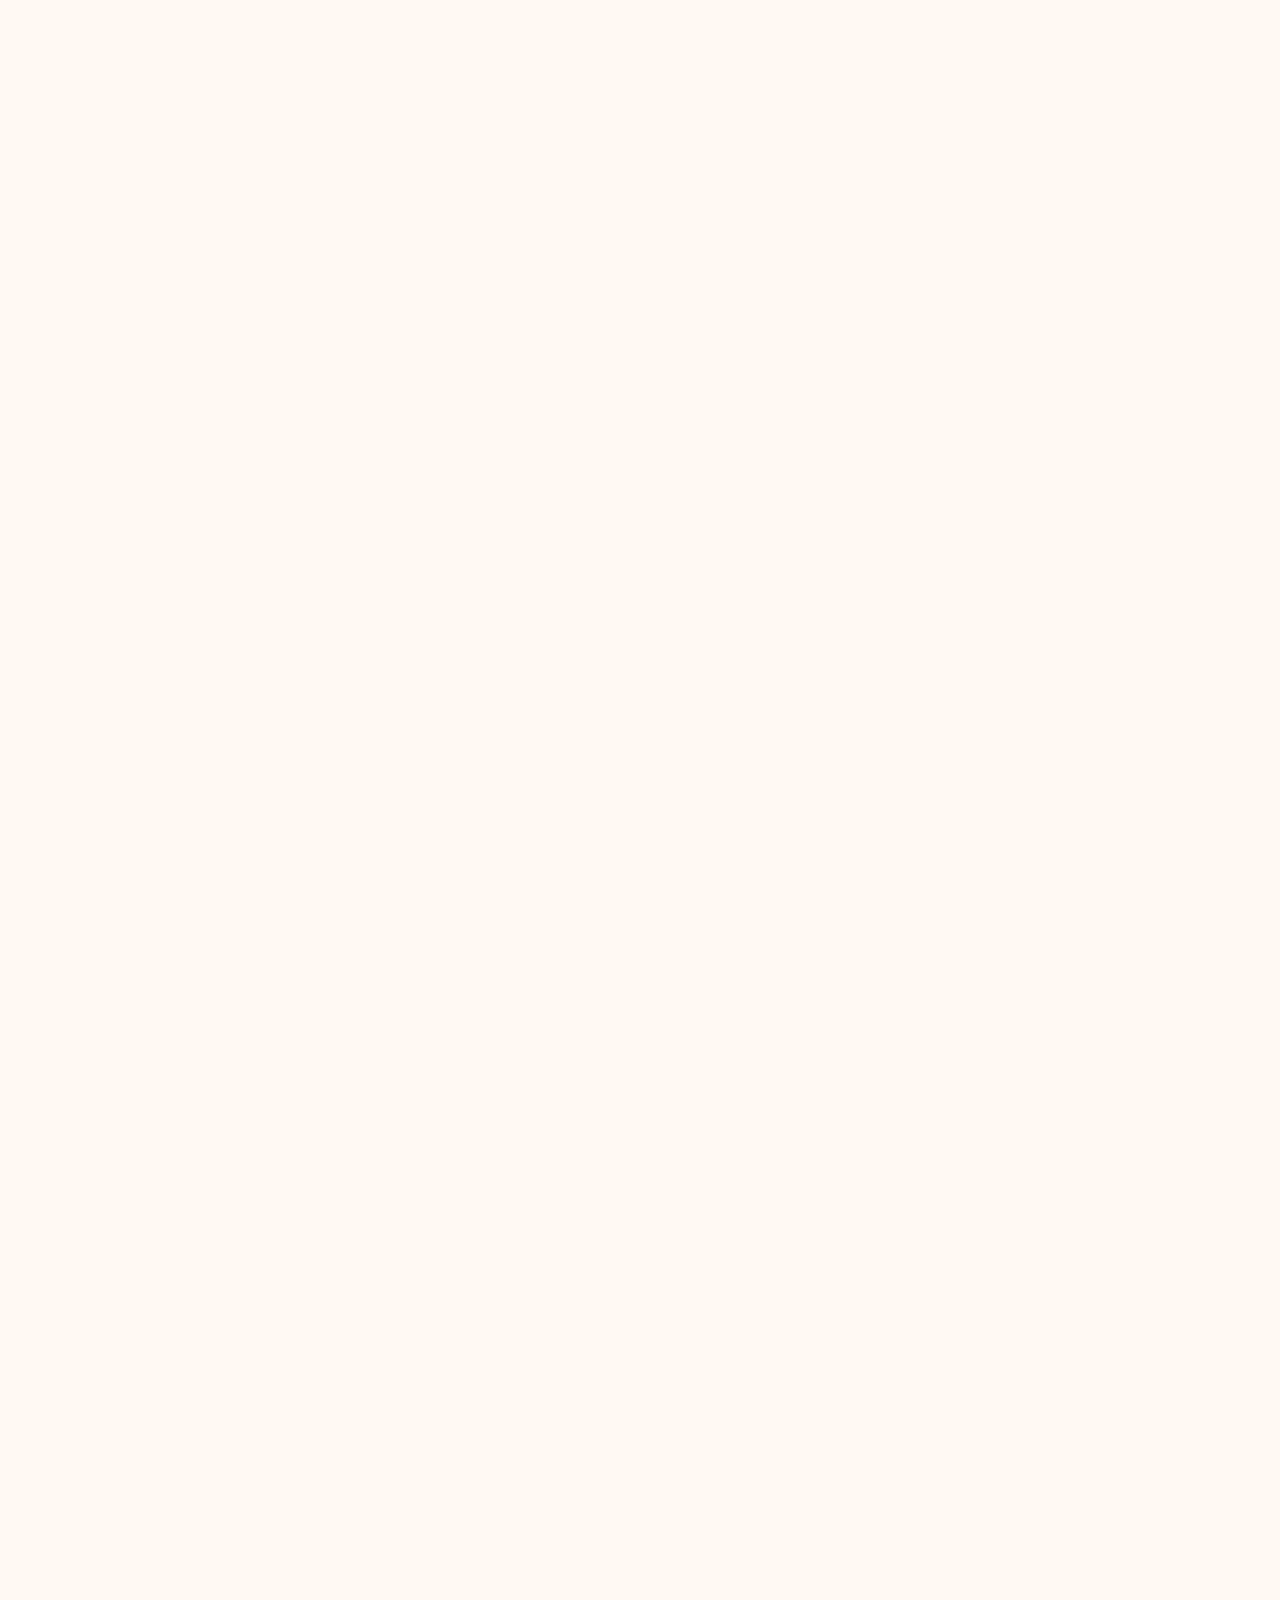
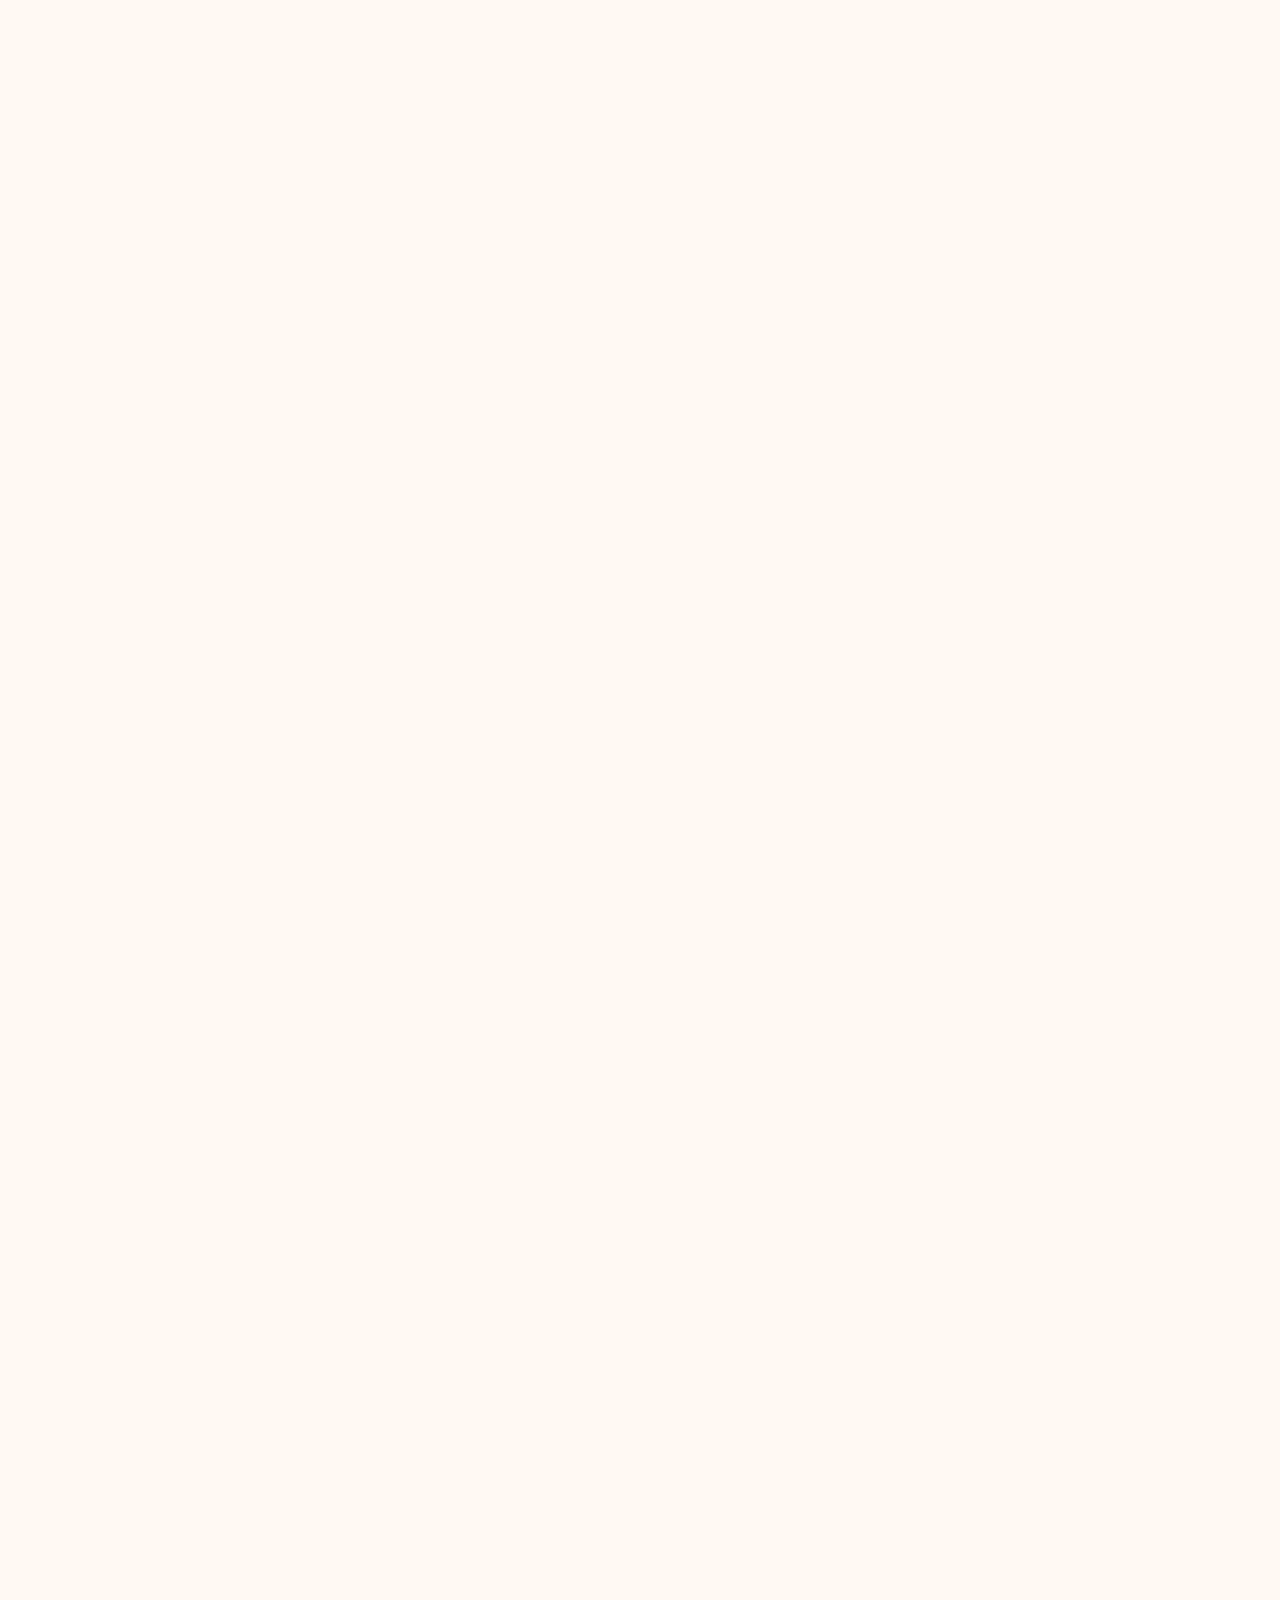
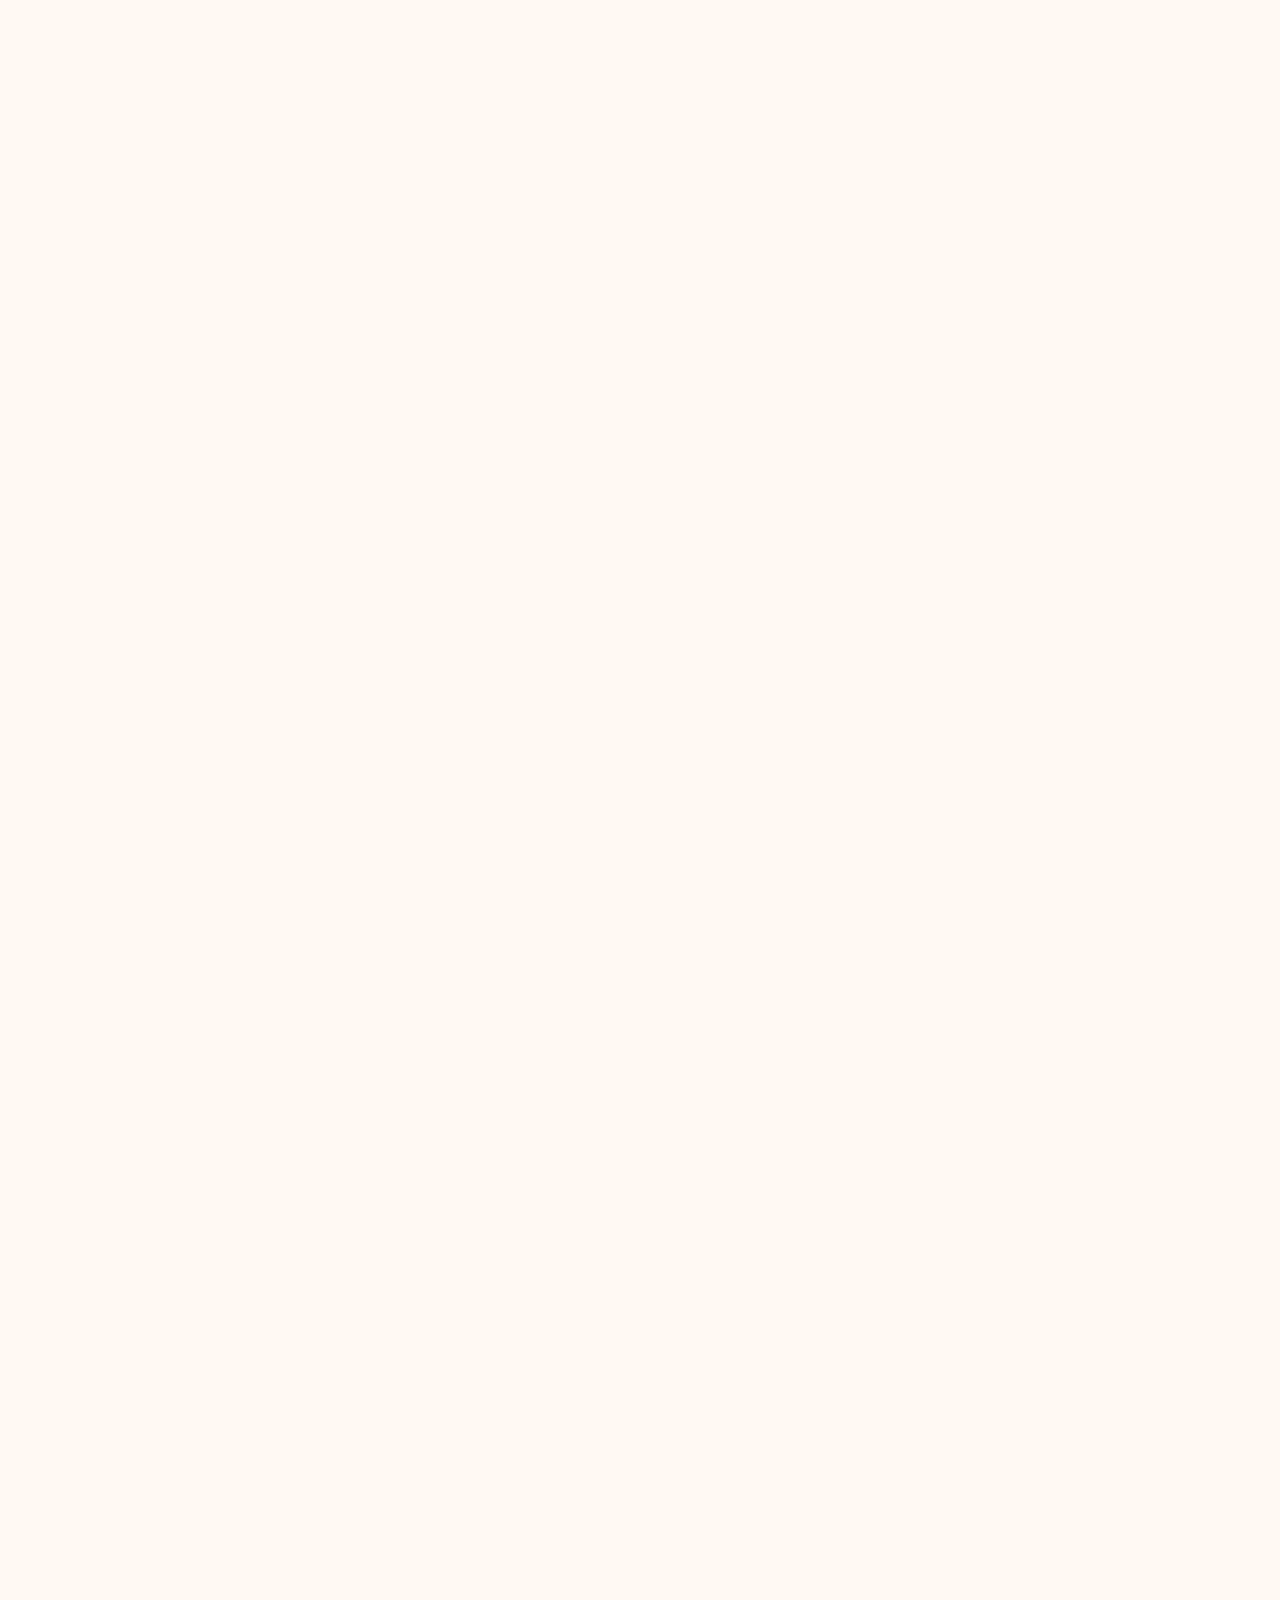
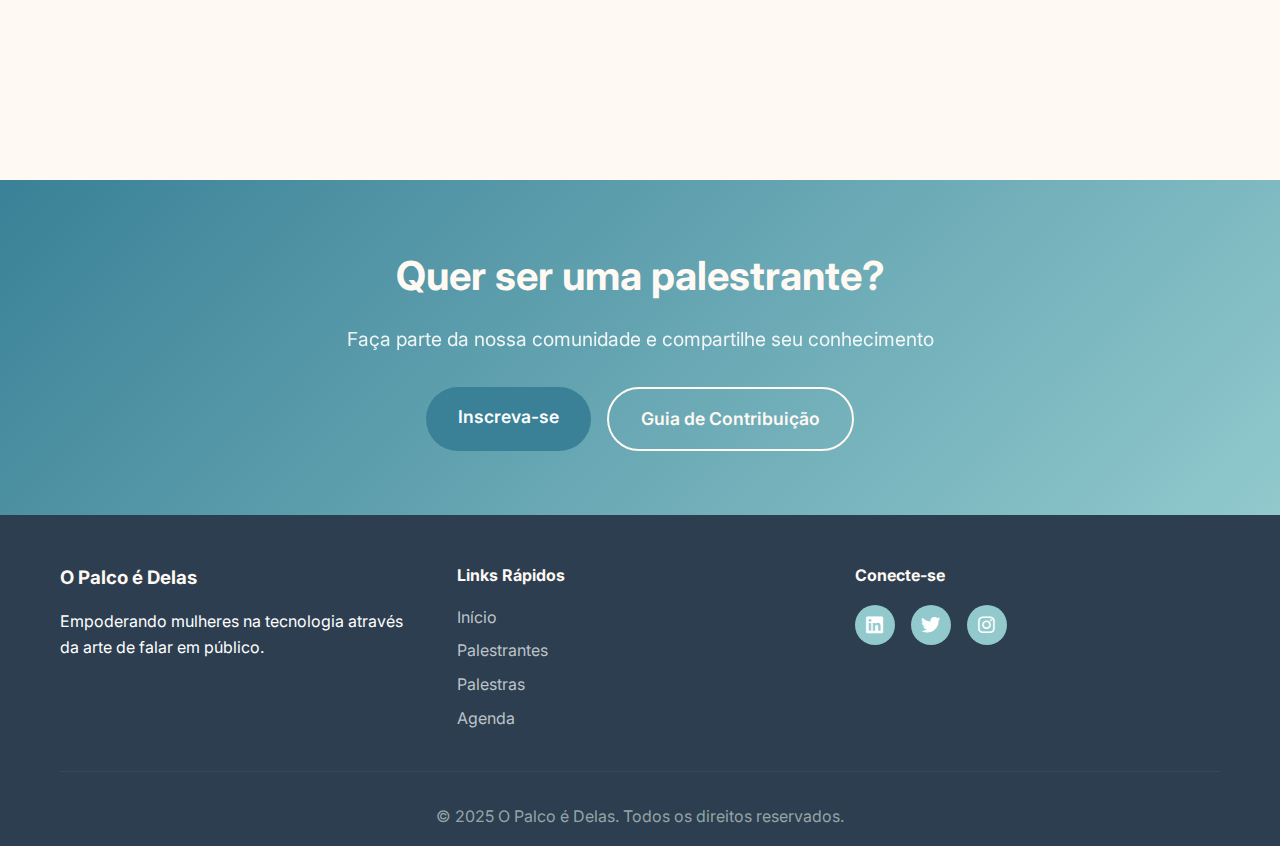
<file: palestrantes.html>
<!DOCTYPE html>
<html lang="pt-BR">
<head>
    <meta charset="UTF-8">
    <meta name="viewport" content="width=device-width, initial-scale=1.0">
    <title>Palestrantes - O Palco é Delas</title>
    <link rel="stylesheet" href="styles.css">
    <link rel="stylesheet" href="extras.css">
    <link rel="stylesheet" href="https://cdnjs.cloudflare.com/ajax/libs/font-awesome/6.0.0/css/all.min.css">
    <link href="https://fonts.googleapis.com/css2?family=Inter:wght@300;400;500;600;700&display=swap" rel="stylesheet">
</head>
<body>
    <!-- Header -->
    <header class="header">
        <nav class="nav">
            <div class="nav-brand">
                <img src="logo.png" alt="O Palco é Delas" class="nav-logo">
                <div class="nav-text">
                    <h1>O Palco é Delas</h1>
                    <span>Evento de Formatura</span>
                </div>
            </div>
            <ul class="nav-menu">
                <li><a href="index.html" class="nav-link">Início</a></li>
                <li><a href="palestrantes.html" class="nav-link active">Palestrantes</a></li>
                <li><a href="palestras.html" class="nav-link">Palestras</a></li>
                <li><a href="index.html#agenda" class="nav-link">Agenda</a></li>
                <li><a href="index.html#sobre" class="nav-link">Sobre</a></li>
            </ul>
            <div class="nav-toggle">
                <i class="fas fa-bars"></i>
            </div>
        </nav>
    </header>

    <!-- Hero Section -->
    <section class="hero-simple">
        <div class="container">
            <div class="hero-content">
                <h1 class="hero-title">Nossas Palestrantes</h1>
                <p class="hero-subtitle">Conheça as mulheres que estão transformando a tecnologia</p>
            </div>
        </div>
    </section>

    <!-- Search Section -->
    <section class="search-section">
        <div class="container">
            <div class="search-box">
                <i class="fas fa-search"></i>
                <input type="text" id="search-speakers" placeholder="Buscar palestrantes por nome, especialidade ou empresa...">
            </div>
            <div class="filter-tags">
                <button class="filter-tag active" data-filter="all">Todas</button>
                <button class="filter-tag" data-filter="tech-lead">Tech Lead</button>
                <button class="filter-tag" data-filter="developer">Developer</button>
                <button class="filter-tag" data-filter="engineer">Engineer</button>
                <button class="filter-tag" data-filter="designer">Designer</button>
                <button class="filter-tag" data-filter="data">Data Science</button>
                <button class="filter-tag" data-filter="other">Outras</button>
            </div>
        </div>
    </section>

    <!-- Speakers Section -->
    <section class="speakers-page">
        <div class="container">
            <div class="speakers-stats">
                <div class="stat-item">
                    <span class="stat-number">20</span>
                    <span class="stat-label">Palestrantes</span>
                </div>
                <div class="stat-item">
                    <span class="stat-number">15+</span>
                    <span class="stat-label">Especialidades</span>
                </div>
                <div class="stat-item">
                    <span class="stat-number">6h</span>
                    <span class="stat-label">de Conteúdo</span>
                </div>
            </div>
            
            <div class="speakers-grid" id="speakers-container">
                <!-- Speakers will be dynamically loaded here -->
            </div>
        </div>
    </section>

    <!-- Call to Action -->
    <section class="cta-section">
        <div class="container">
            <div class="cta-content">
                <h2>Quer ser uma palestrante?</h2>
                <p>Faça parte da nossa comunidade e compartilhe seu conhecimento</p>
                <div class="cta-buttons">
                    <a href="#" class="btn btn-primary">Inscreva-se</a>
                    <a href="COMO-ATUALIZAR.md" class="btn btn-secondary">Guia de Contribuição</a>
                </div>
            </div>
        </div>
    </section>

    <!-- Footer -->
    <footer class="footer">
        <div class="container">
            <div class="footer-content">
                <div class="footer-section">
                    <h3>O Palco é Delas</h3>
                    <p>Empoderando mulheres na tecnologia através da arte de falar em público.</p>
                </div>
                <div class="footer-section">
                    <h4>Links Rápidos</h4>
                    <ul>
                        <li><a href="index.html">Início</a></li>
                        <li><a href="palestrantes.html">Palestrantes</a></li>
                        <li><a href="palestras.html">Palestras</a></li>
                        <li><a href="index.html#agenda">Agenda</a></li>
                    </ul>
                </div>
                <div class="footer-section">
                    <h4>Conecte-se</h4>
                    <div class="social-links">
                        <a href="#"><i class="fab fa-linkedin"></i></a>
                        <a href="#"><i class="fab fa-twitter"></i></a>
                        <a href="#"><i class="fab fa-instagram"></i></a>
                    </div>
                </div>
            </div>
            <div class="footer-bottom">
                <p>&copy; 2025 O Palco é Delas. Todos os direitos reservados.</p>
            </div>
        </div>
    </footer>

    <script src="script.js"></script>
    <script>
        // Garantir que os dados estão carregados antes de executar palestrantes.js
        if (typeof speakers === 'undefined') {
            console.error('Erro: Dados dos palestrantes não carregados');
        } else {
            console.log('✓ Dados carregados:', speakers.length, 'palestrantes');
        }
    </script>
    <script src="palestrantes.js"></script>
</body>
</html>
</file>
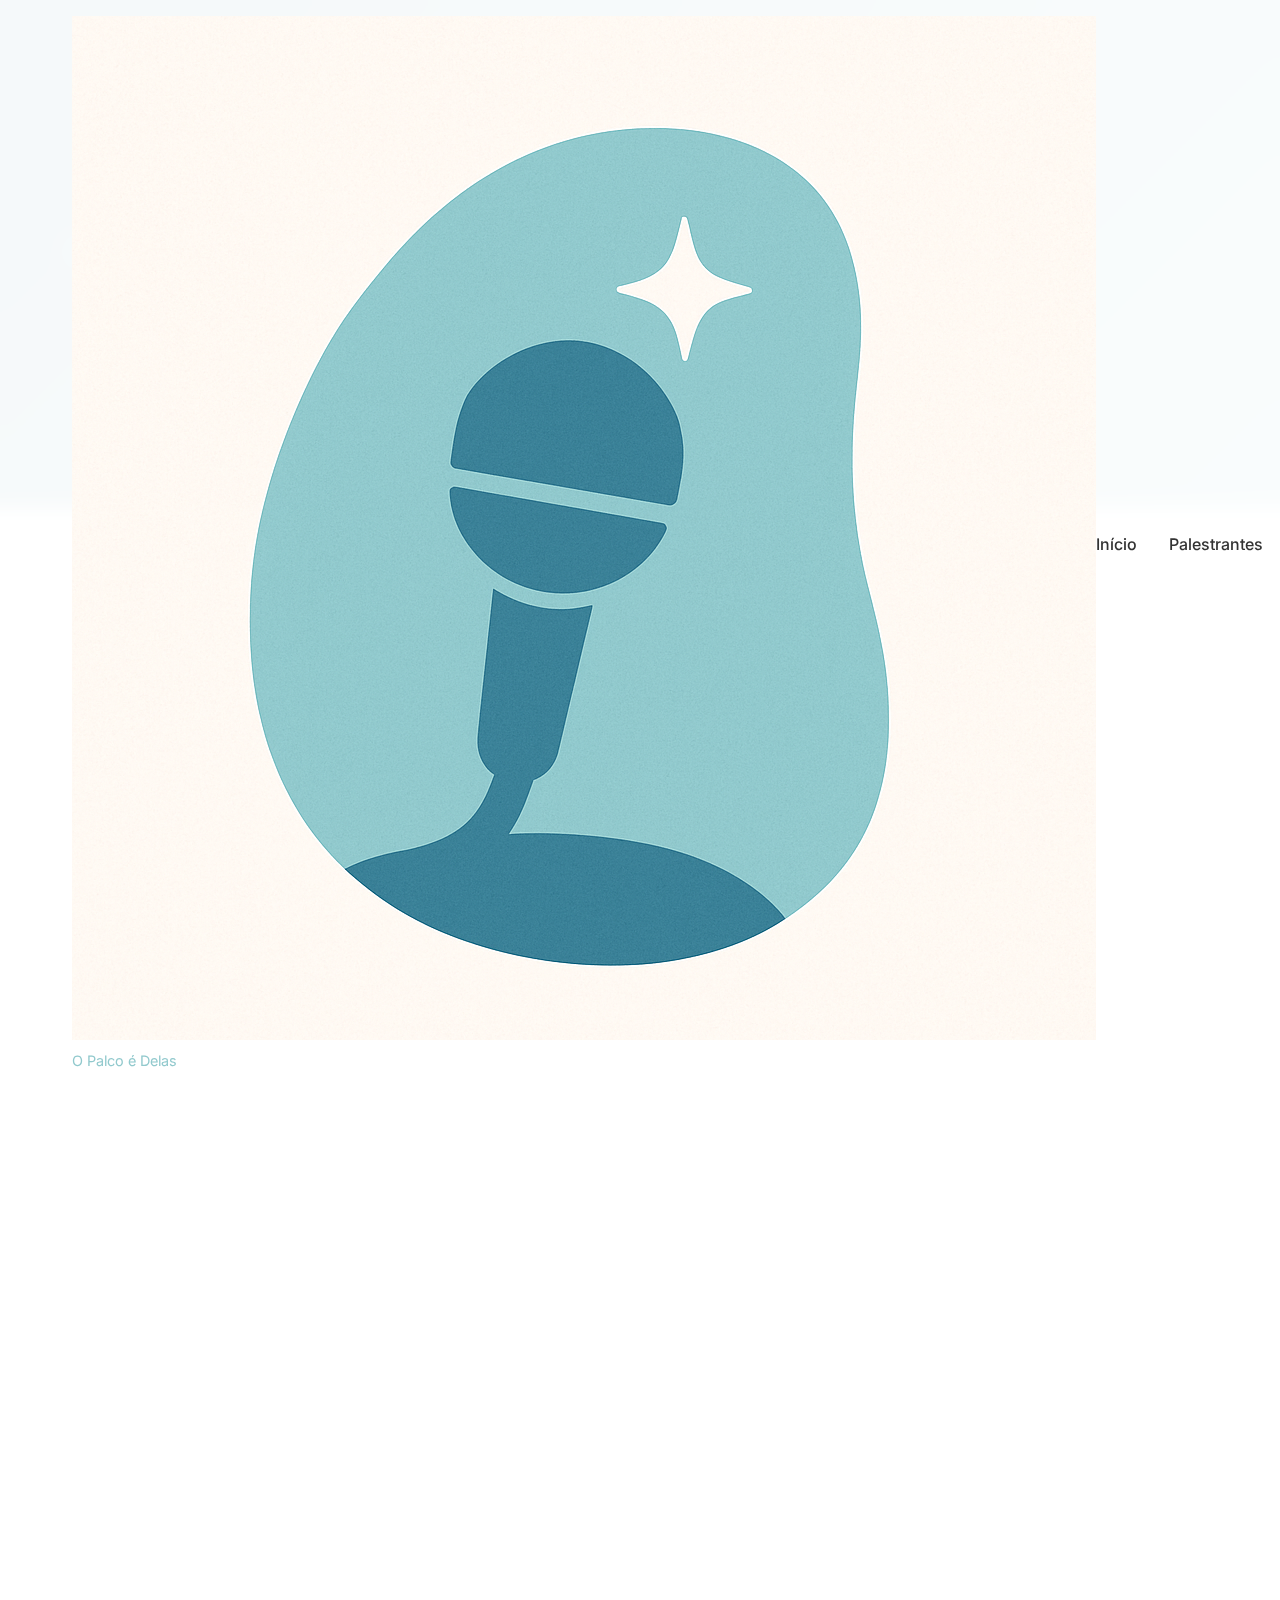
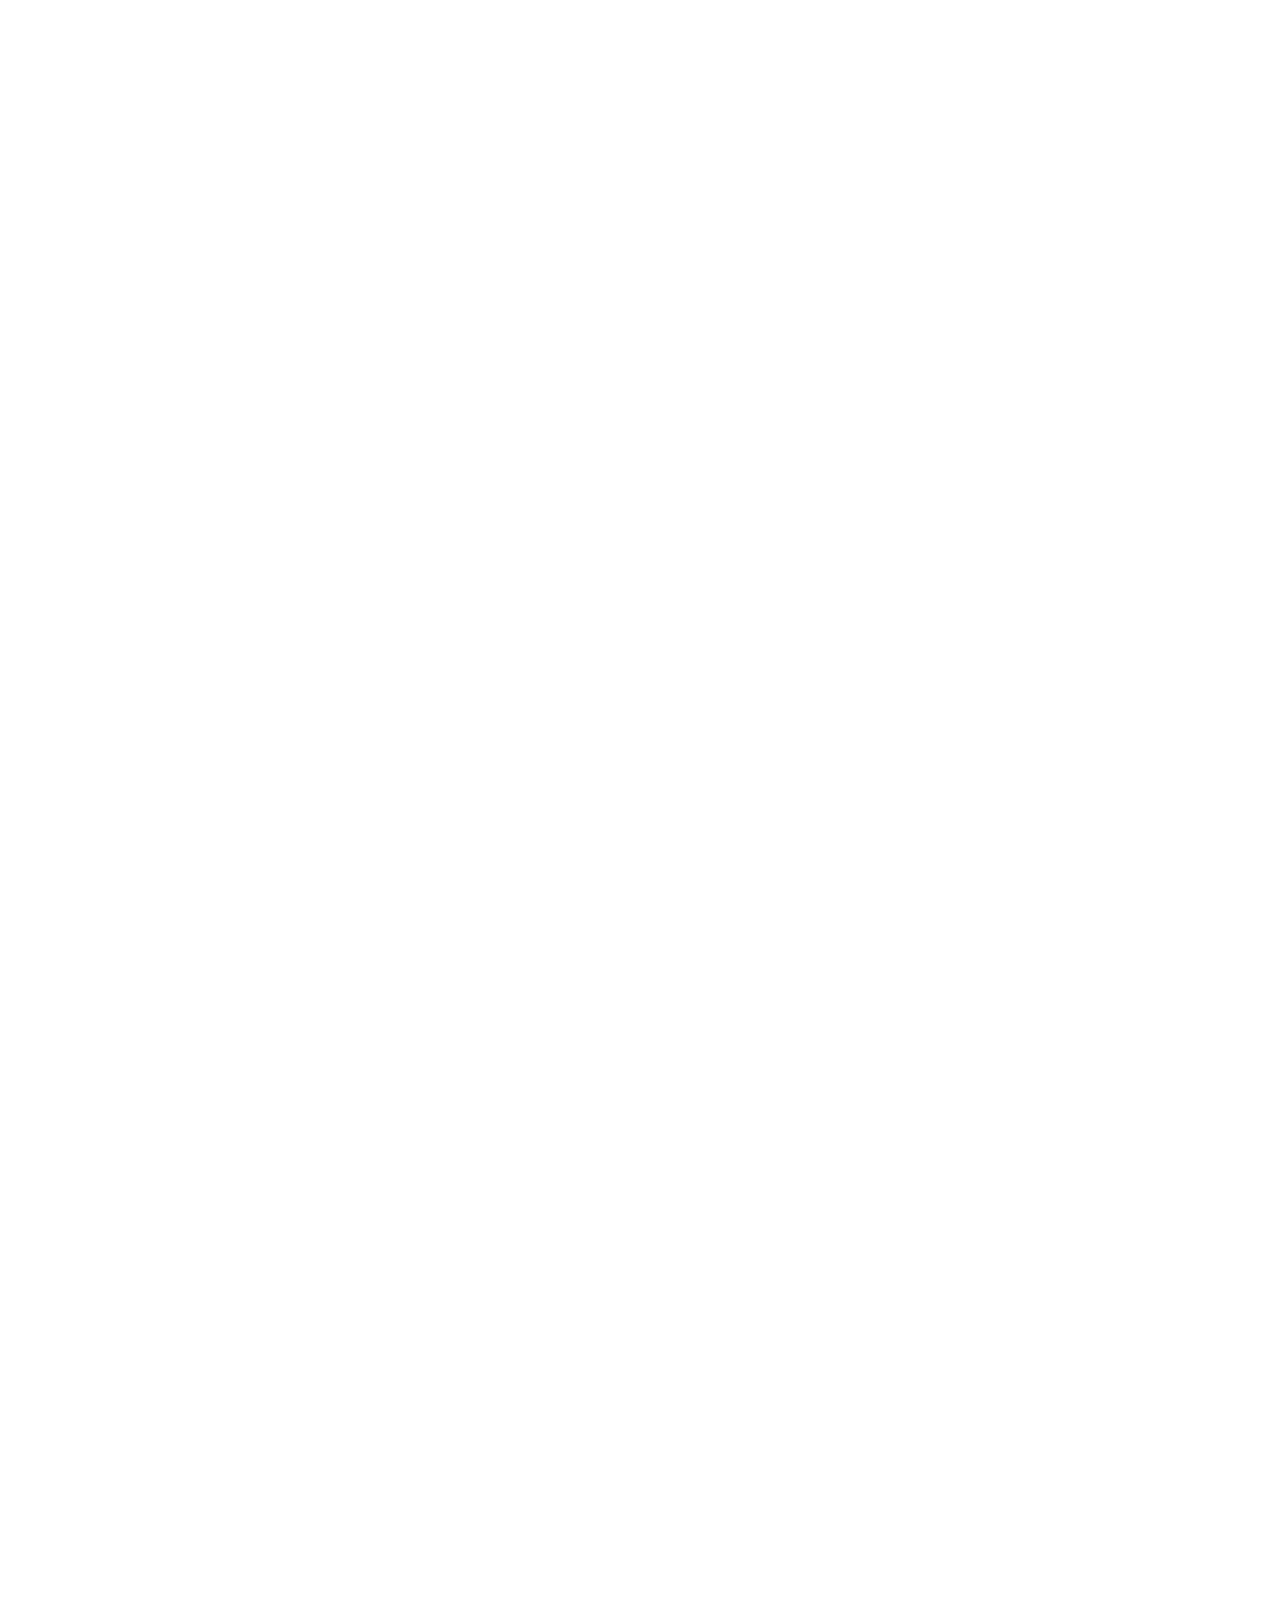
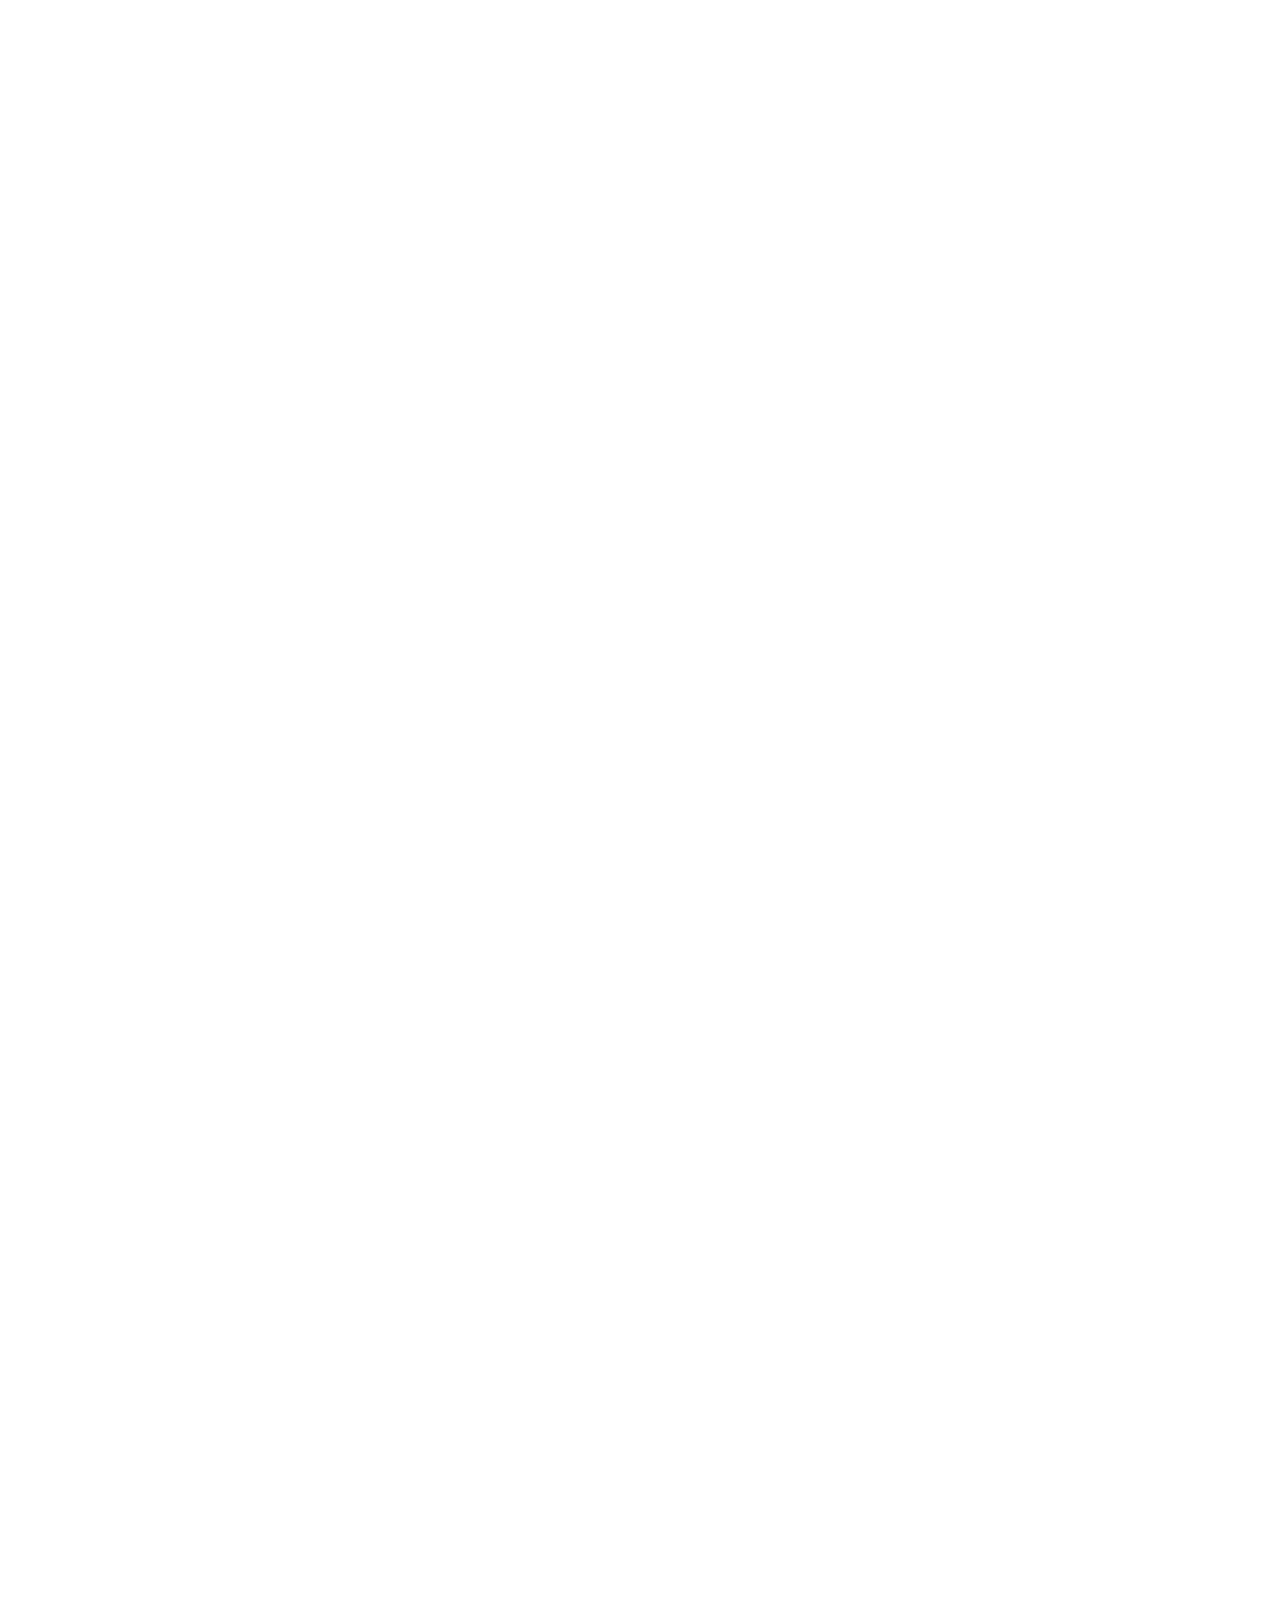
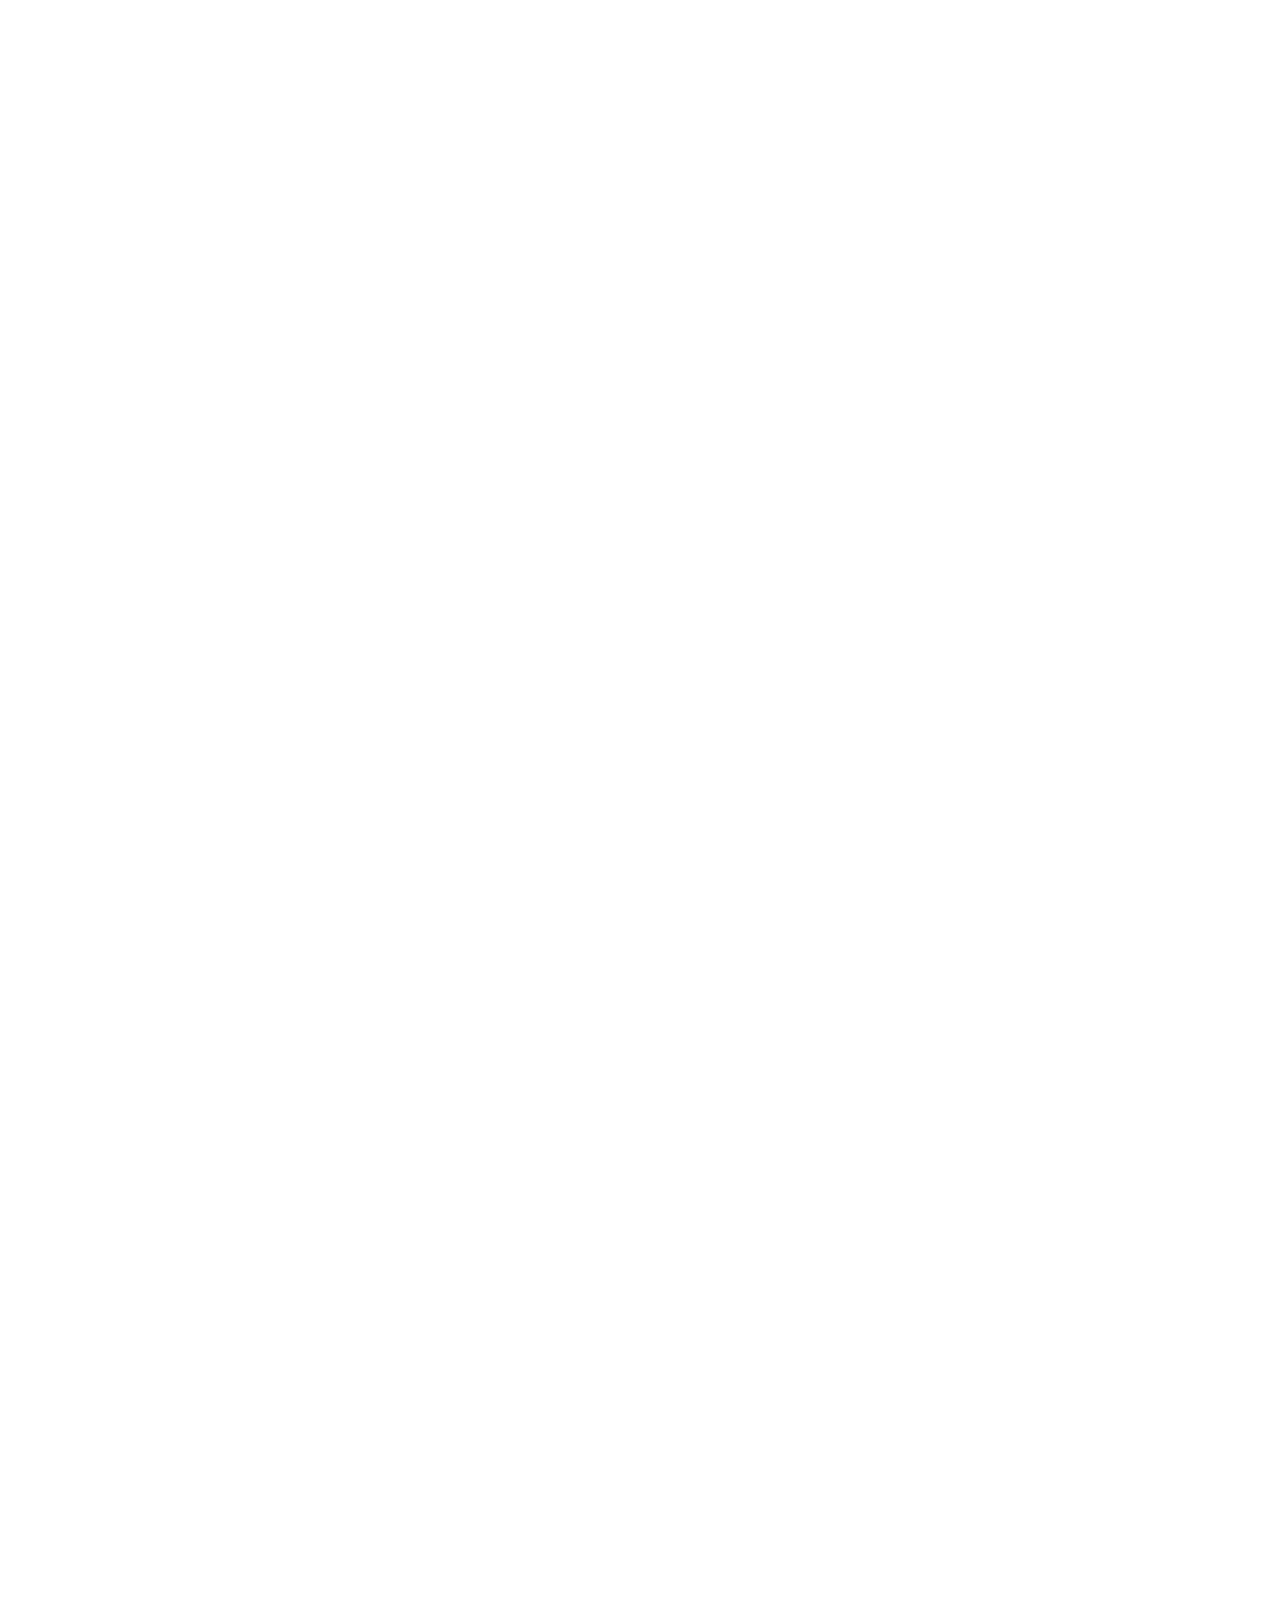
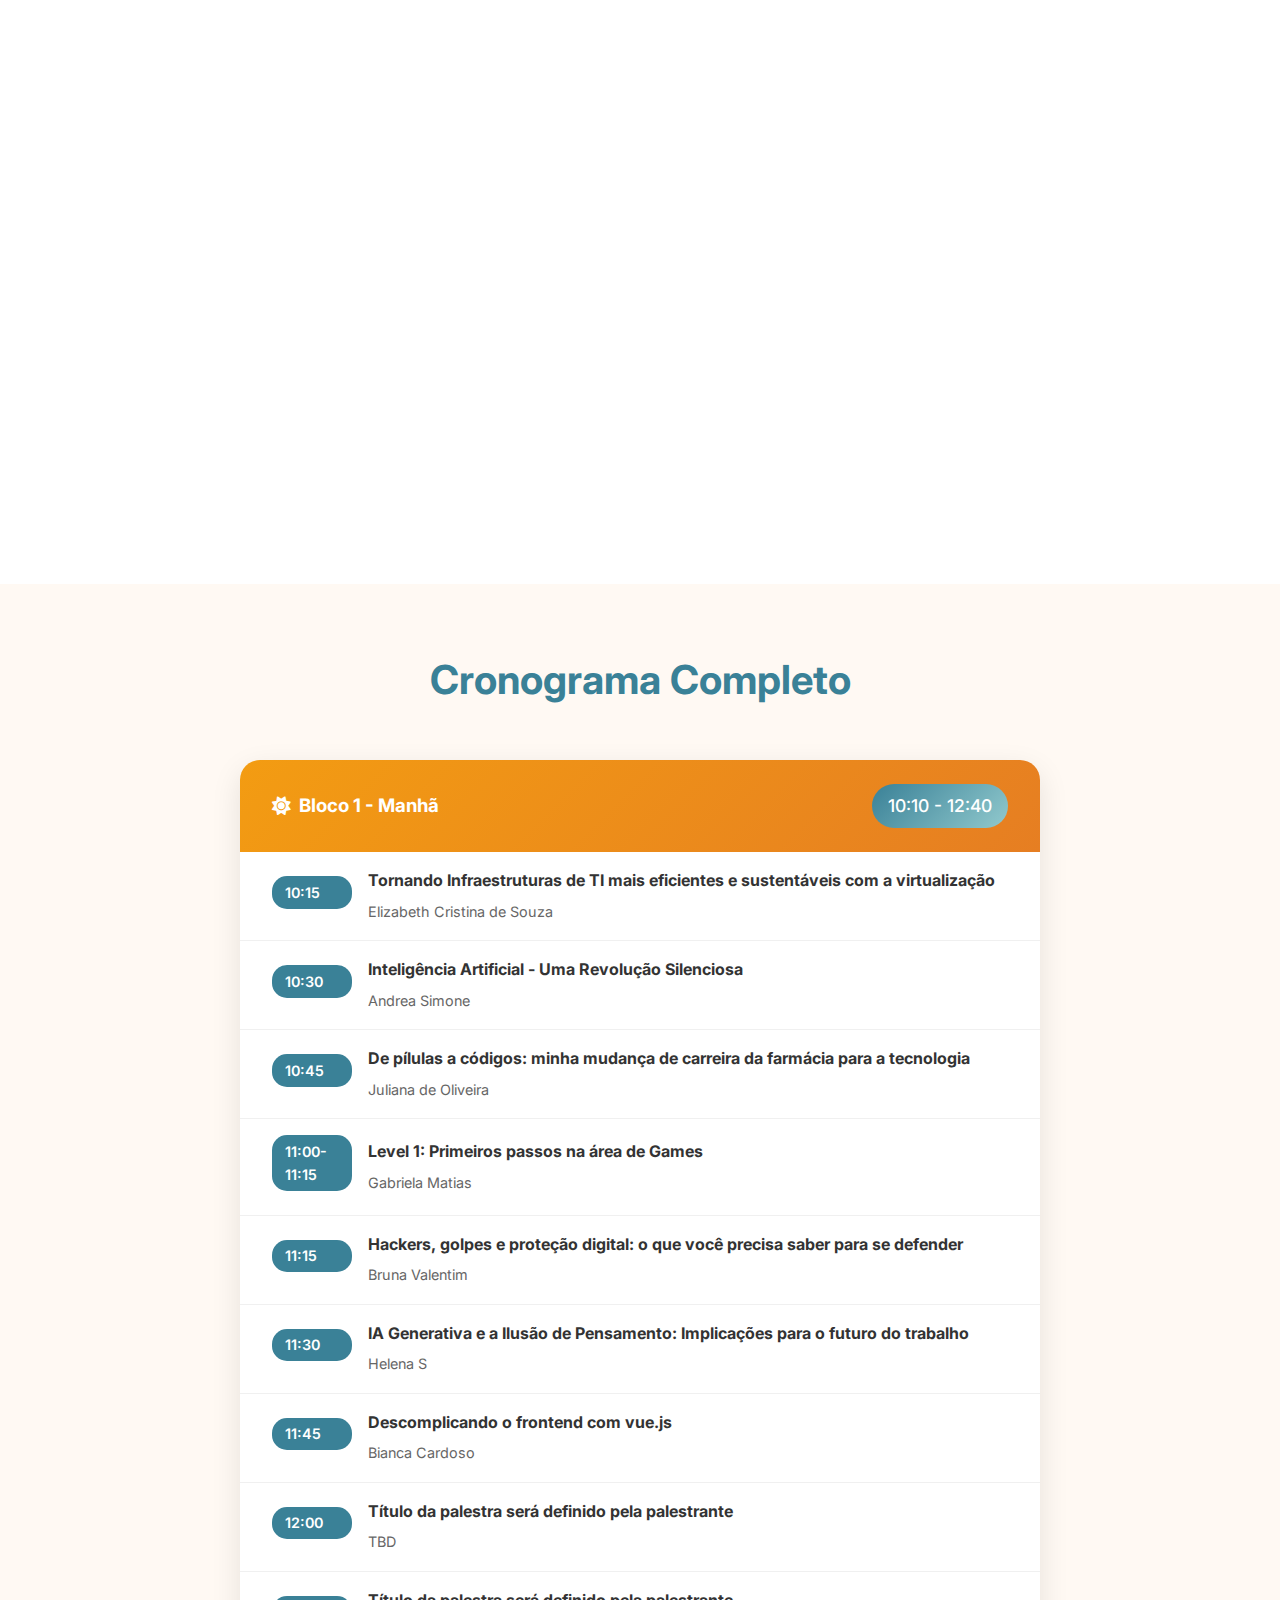
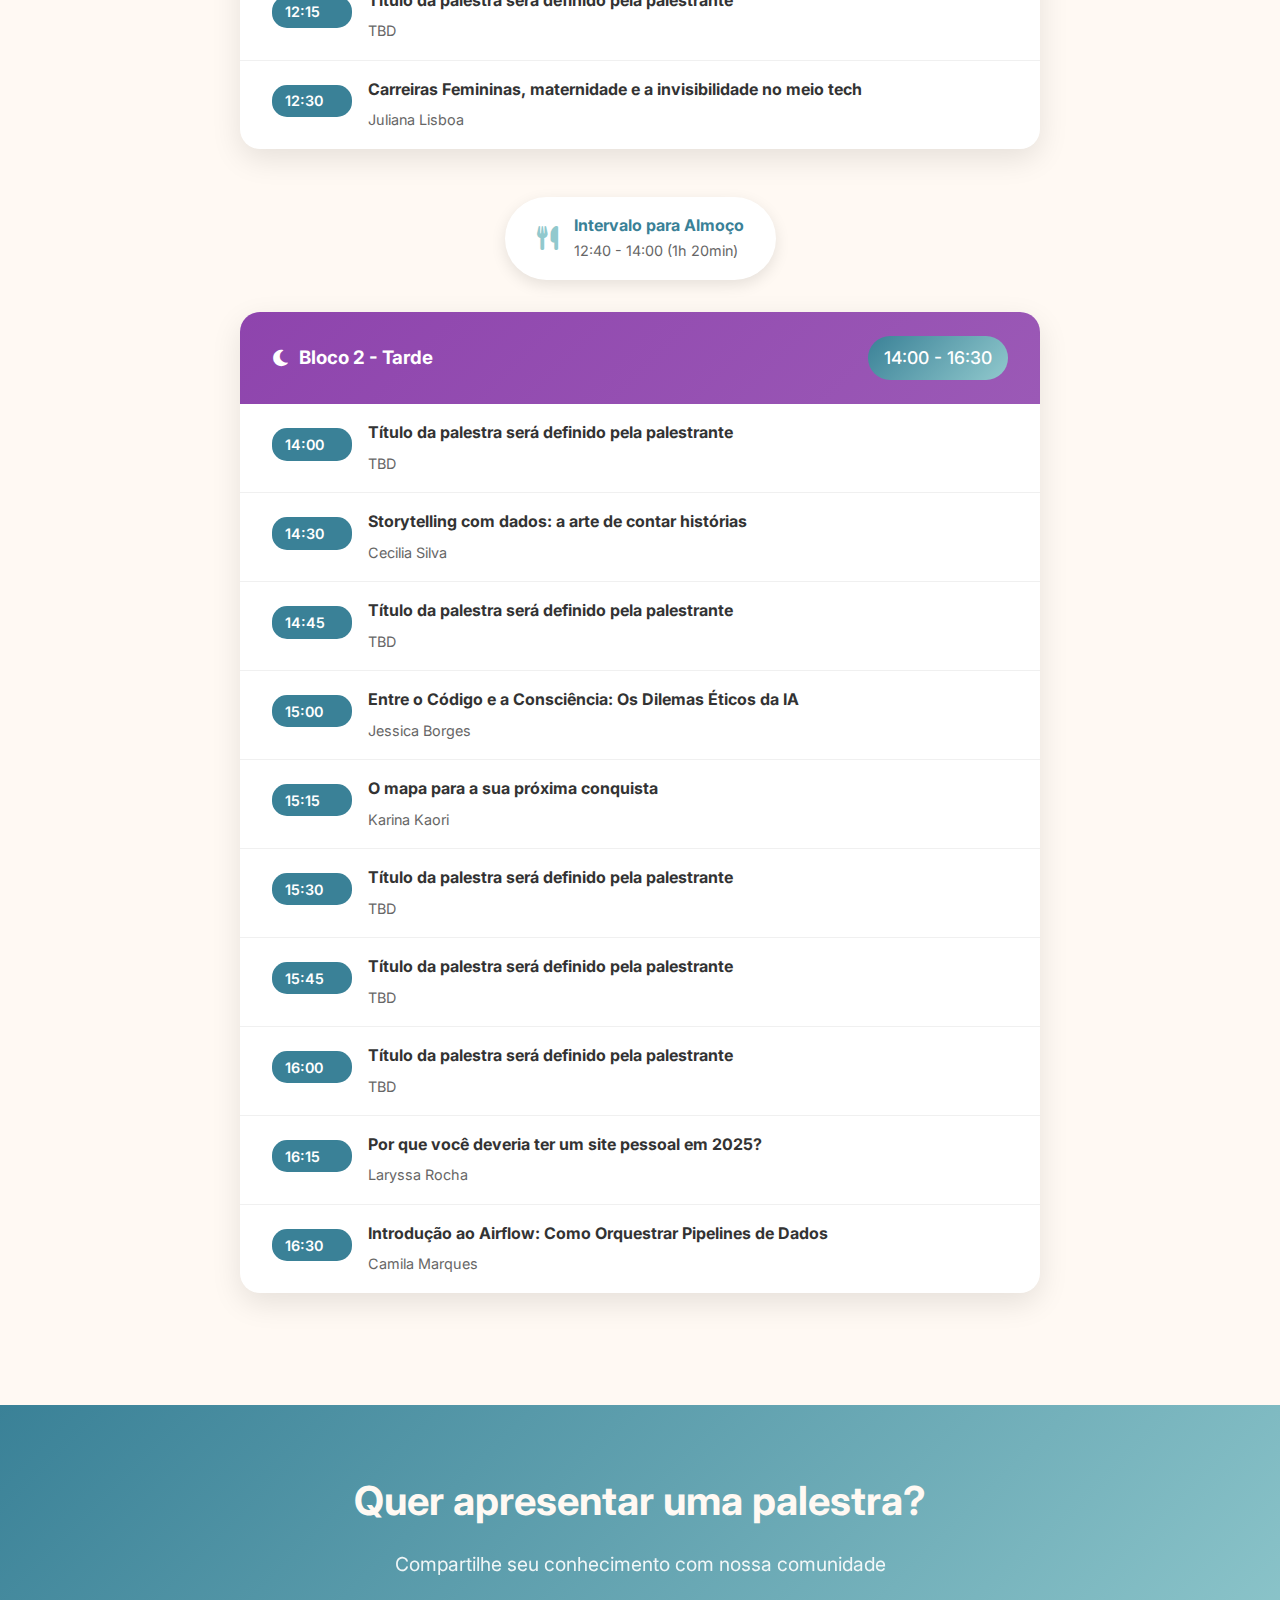
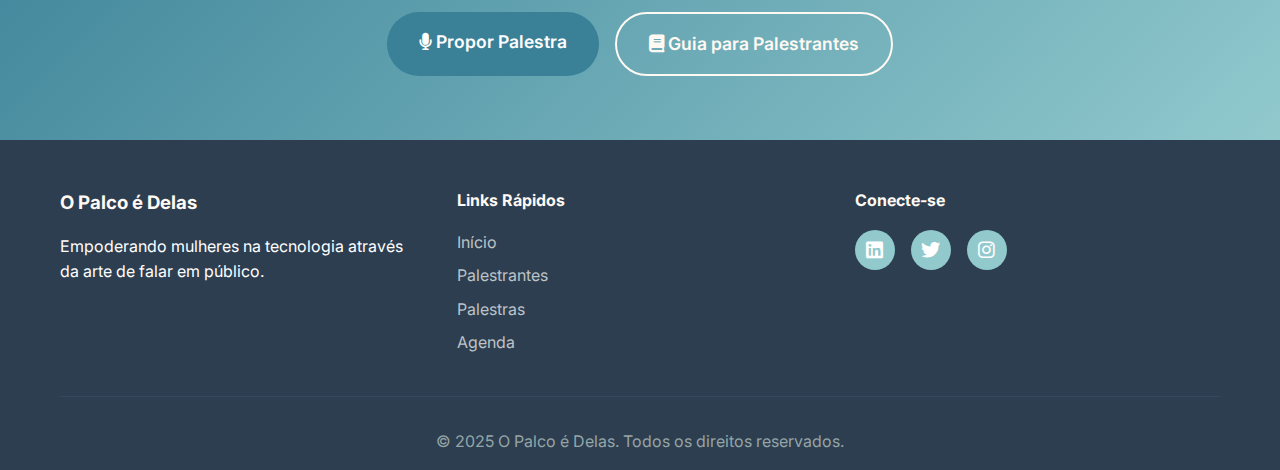
<file: palestras.html>
<!DOCTYPE html>
<html lang="pt-BR">
<head>
    <meta charset="UTF-8">
    <meta name="viewport" content="width=device-width, initial-scale=1.0">
    <title>Palestras - O Palco é Delas</title>
    <link rel="stylesheet" href="styles.css">
    <link rel="stylesheet" href="extras.css">
    <link rel="stylesheet" href="https://cdnjs.cloudflare.com/ajax/libs/font-awesome/6.0.0/css/all.min.css">
    <link href="https://fonts.googleapis.com/css2?family=Inter:wght@300;400;500;600;700&display=swap" rel="stylesheet">
</head>
<body>
    <!-- Header -->
    <header class="header">
        <nav class="nav container">
            <div class="nav-brand">
                <img src="logo.png" alt="O Palco é Delas" class="logo">
                <span class="brand-text">O Palco é Delas</span>
            </div>
            <ul class="nav-menu">
                <li><a href="index.html" class="nav-link">Início</a></li>
                <li><a href="palestrantes.html" class="nav-link">Palestrantes</a></li>
                <li><a href="palestras.html" class="nav-link active">Palestras</a></li>
                <li><a href="index.html#agenda" class="nav-link">Agenda</a></li>
                <li><a href="index.html#sobre" class="nav-link">Sobre</a></li>
            </ul>
            <div class="nav-toggle">
                <i class="fas fa-bars"></i>
            </div>
        </nav>
    </header>

    <!-- Hero Section -->
    <section class="hero-talks">
        <div class="container">
            <div class="hero-content">
                <h1 class="hero-title">Palestras do Evento</h1>
                <p class="hero-subtitle">20 apresentações inspiradoras sobre tecnologia em 2 blocos</p>
                <div class="hero-stats">
                    <div class="stat-item">
                        <span class="stat-number">20</span>
                        <span class="stat-label">Palestras</span>
                    </div>
                    <div class="stat-item">
                        <span class="stat-number">15min</span>
                        <span class="stat-label">Cada</span>
                    </div>
                    <div class="stat-item">
                        <span class="stat-number">2</span>
                        <span class="stat-label">Blocos</span>
                    </div>
                </div>
            </div>
        </div>
    </section>

    <!-- Schedule Overview -->
    <section class="schedule-overview">
        <div class="container">
            <div class="schedule-blocks-nav">
                <button class="block-nav-btn active" data-block="all">
                    <i class="fas fa-list"></i>
                    Todas as Palestras
                </button>
                <button class="block-nav-btn" data-block="morning">
                    <i class="fas fa-sun"></i>
                    Bloco Manhã (10:10-12:40)
                </button>
                <button class="block-nav-btn" data-block="afternoon">
                    <i class="fas fa-moon"></i>
                    Bloco Tarde (14:00-16:30)
                </button>
            </div>
        </div>
    </section>

    <!-- Search and Filters -->
    <section class="talks-filters">
        <div class="container">
            <div class="search-container">
                <div class="search-box">
                    <i class="fas fa-search"></i>
                    <input type="text" id="search-talks" placeholder="Buscar palestras por título, palestrante ou tema...">
                </div>
            </div>
            
            <div class="filter-categories">
                <h3>Filtrar por Categoria:</h3>
                <div class="category-tags">
                    <button class="category-tag active" data-category="all">Todas</button>
                    <button class="category-tag" data-category="tech">Tecnologia</button>
                    <button class="category-tag" data-category="development">Desenvolvimento</button>
                    <button class="category-tag" data-category="design">Design</button>
                    <button class="category-tag" data-category="data">Dados</button>
                    <button class="category-tag" data-category="career">Carreira</button>
                    <button class="category-tag" data-category="innovation">Inovação</button>
                </div>
            </div>
        </div>
    </section>

    <!-- Talks Grid -->
    <section class="talks-page">
        <div class="container">
            <div class="talks-grid" id="talks-container">
                <!-- Talks will be dynamically loaded here -->
            </div>
            
            <!-- No Results Message -->
            <div class="no-results" id="no-results" style="display: none;">
                <i class="fas fa-search"></i>
                <h3>Nenhuma palestra encontrada</h3>
                <p>Tente ajustar os filtros ou termo de busca</p>
            </div>
        </div>
    </section>

    <!-- Schedule Timeline -->
    <section class="schedule-timeline">
        <div class="container">
            <h2>Cronograma Completo</h2>
            <div class="timeline-container" id="timeline-container">
                <!-- Timeline will be dynamically loaded -->
            </div>
        </div>
    </section>

    <!-- Call to Action -->
    <section class="cta-section">
        <div class="container">
            <div class="cta-content">
                <h2>Quer apresentar uma palestra?</h2>
                <p>Compartilhe seu conhecimento com nossa comunidade</p>
                <div class="cta-buttons">
                    <a href="#" class="btn btn-primary">
                        <i class="fas fa-microphone"></i>
                        Propor Palestra
                    </a>
                    <a href="GUIA-PALESTRANTES.md" class="btn btn-secondary">
                        <i class="fas fa-book"></i>
                        Guia para Palestrantes
                    </a>
                </div>
            </div>
        </div>
    </section>

    <!-- Footer -->
    <footer class="footer">
        <div class="container">
            <div class="footer-content">
                <div class="footer-section">
                    <h3>O Palco é Delas</h3>
                    <p>Empoderando mulheres na tecnologia através da arte de falar em público.</p>
                </div>
                <div class="footer-section">
                    <h4>Links Rápidos</h4>
                    <ul>
                        <li><a href="index.html">Início</a></li>
                        <li><a href="palestrantes.html">Palestrantes</a></li>
                        <li><a href="palestras.html">Palestras</a></li>
                        <li><a href="index.html#agenda">Agenda</a></li>
                    </ul>
                </div>
                <div class="footer-section">
                    <h4>Conecte-se</h4>
                    <div class="social-links">
                        <a href="#"><i class="fab fa-linkedin"></i></a>
                        <a href="#"><i class="fab fa-twitter"></i></a>
                        <a href="#"><i class="fab fa-instagram"></i></a>
                    </div>
                </div>
            </div>
            <div class="footer-bottom">
                <p>&copy; 2025 O Palco é Delas. Todos os direitos reservados.</p>
            </div>
        </div>
    </footer>

    <script src="script.js"></script>
    <script src="palestras.js"></script>
</body>
</html>
</file>
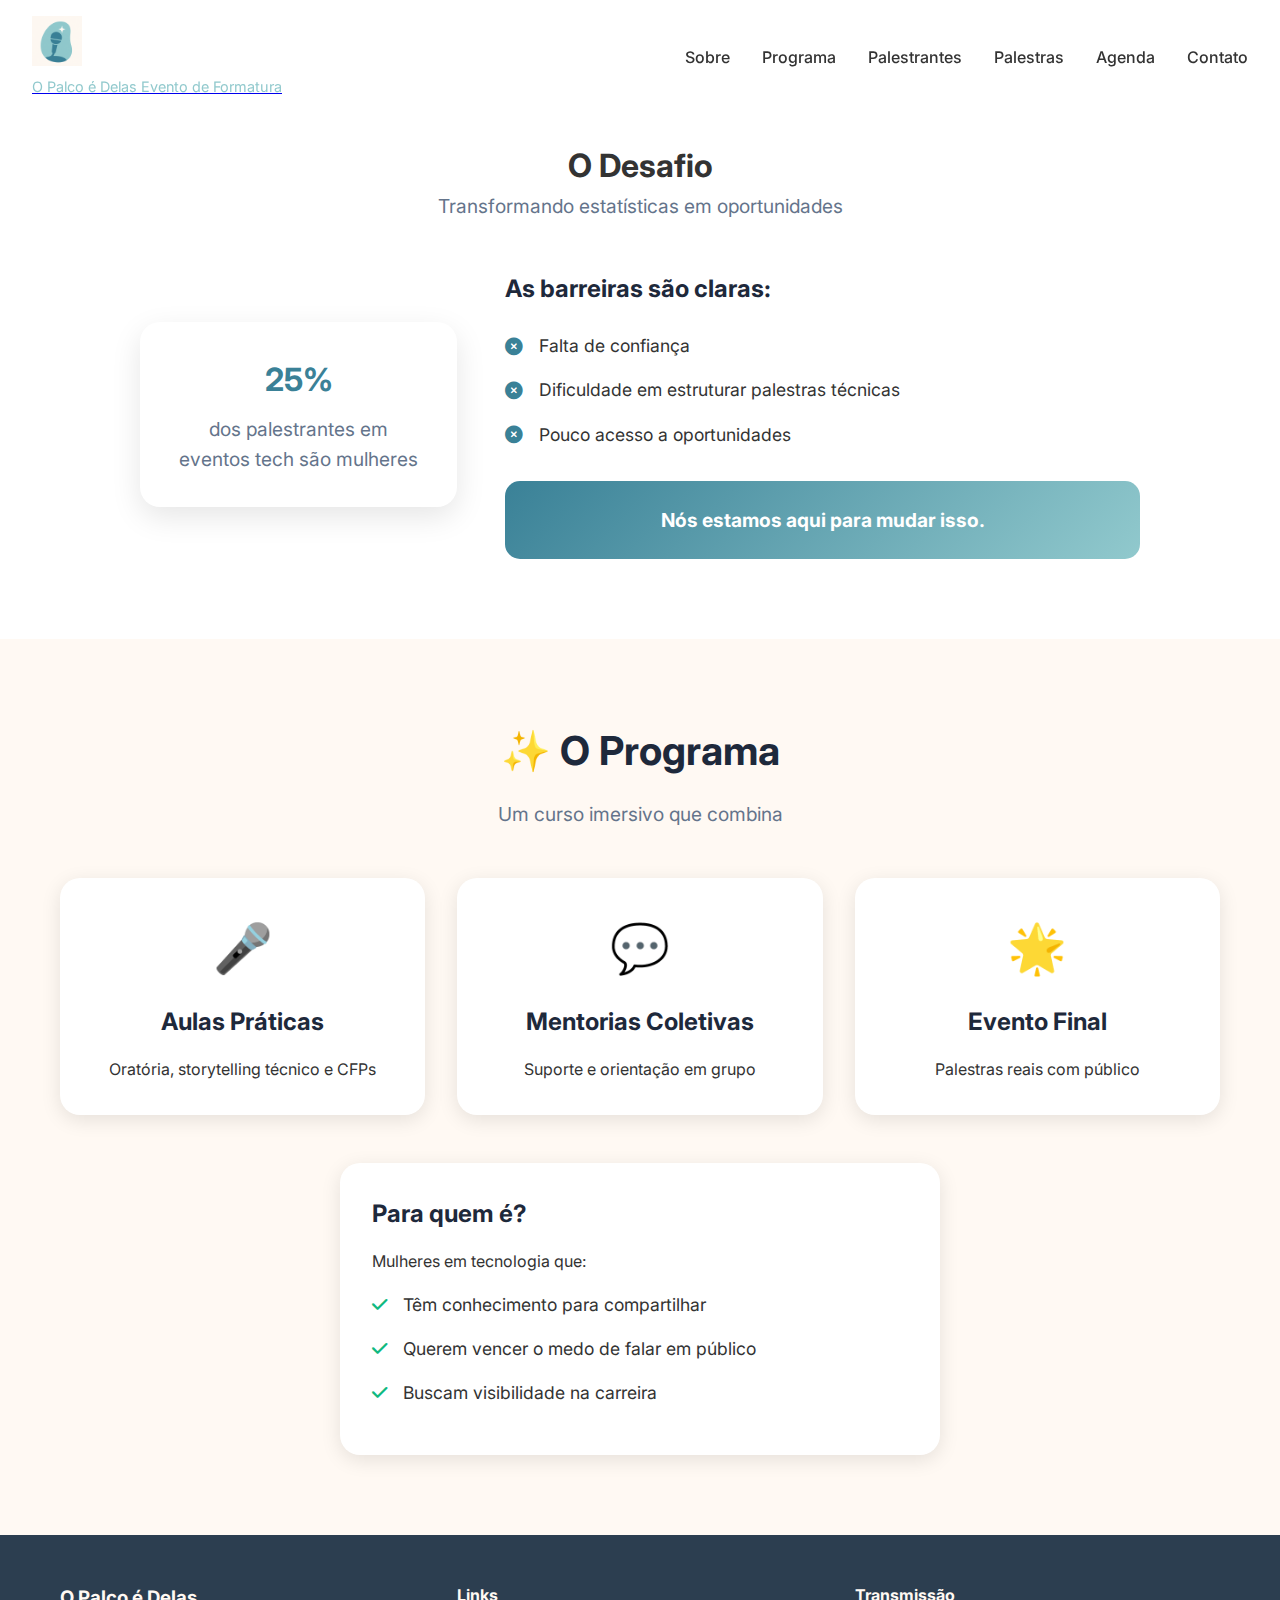
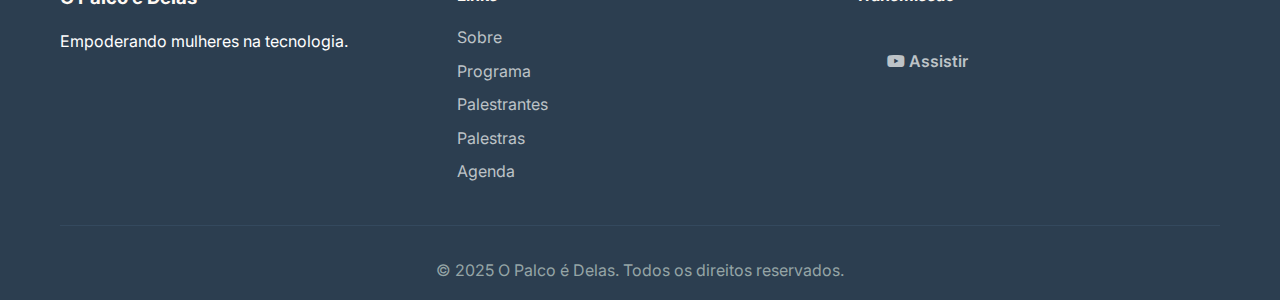
<file: sobre.html>
<!DOCTYPE html>
<html lang="pt-BR">
<head>
  <meta charset="UTF-8">
  <meta name="viewport" content="width=device-width, initial-scale=1.0">
  <title>Sobre o Programa - O Palco é Delas</title>
  <link rel="stylesheet" href="styles.css">
  <link rel="stylesheet" href="extras.css">
  <link href="https://fonts.googleapis.com/css2?family=Inter:wght@300;400;600;700&display=swap" rel="stylesheet">
  <link rel="stylesheet" href="https://cdnjs.cloudflare.com/ajax/libs/font-awesome/6.0.0/css/all.min.css">
</head>
<body>
  <header class="header" role="banner">
    <nav class="nav" role="navigation" aria-label="Navegação principal">
      <a class="nav-brand" href="index.html" aria-label="Página inicial">
        <img src="logo.png" alt="Logo O Palco é Delas" class="nav-logo" width="50" height="50">
        <div class="nav-text">
          <span class="site-name" aria-hidden="true">O Palco é Delas</span>
          <span class="site-tagline">Evento de Formatura</span>
        </div>
      </a>
      <button class="nav-toggle" id="nav-toggle" aria-expanded="false" aria-controls="primary-navigation" aria-label="Abrir menu">
        <span class="bar" aria-hidden="true"></span>
        <span class="bar" aria-hidden="true"></span>
        <span class="bar" aria-hidden="true"></span>
      </button>
      <ul class="nav-menu" id="primary-navigation">
        <li><a href="sobre.html" class="active" data-external>Sobre</a></li>
        <li><a href="#programa" data-nav-section="programa">Programa</a></li>
        <li><a href="palestrantes.html" data-external>Palestrantes</a></li>
        <li><a href="palestras.html" data-external>Palestras</a></li>
        <li><a href="index.html#agenda" data-external>Agenda</a></li>
        <li><a href="index.html#contato" data-external>Contato</a></li>
      </ul>
    </nav>
  </header>

  <main id="main-content">
    <section id="sobre" class="section" style="padding-top:140px;">
      <div class="container">
        <div class="section-header">
          <h1>O Desafio</h1>
          <p>Transformando estatísticas em oportunidades</p>
        </div>
        <div class="challenge-stats">
          <div class="stat-card">
            <div class="stat-number">25%</div>
            <div class="stat-text">dos palestrantes em eventos tech são mulheres</div>
          </div>
          <div class="barriers">
            <h3>As barreiras são claras:</h3>
            <ul class="barriers-list">
              <li><i class="fas fa-times-circle"></i> Falta de confiança</li>
              <li><i class="fas fa-times-circle"></i> Dificuldade em estruturar palestras técnicas</li>
              <li><i class="fas fa-times-circle"></i> Pouco acesso a oportunidades</li>
            </ul>
            <div class="solution">
              <strong>Nós estamos aqui para mudar isso.</strong>
            </div>
          </div>
        </div>
      </div>
    </section>

    <section id="programa" class="section bg-light">
      <div class="container">
        <div class="section-header">
          <h2>✨ O Programa</h2>
          <p>Um curso imersivo que combina</p>
        </div>
        <div class="program-features">
          <div class="feature-card">
            <div class="feature-icon">🎤</div>
            <h3>Aulas Práticas</h3>
            <p>Oratória, storytelling técnico e CFPs</p>
          </div>
          <div class="feature-card">
            <div class="feature-icon">💬</div>
            <h3>Mentorias Coletivas</h3>
            <p>Suporte e orientação em grupo</p>
          </div>
          <div class="feature-card">
            <div class="feature-icon">🌟</div>
            <h3>Evento Final</h3>
            <p>Palestras reais com público</p>
          </div>
        </div>
        <div class="target-audience">
          <h3>Para quem é?</h3>
          <p>Mulheres em tecnologia que:</p>
          <ul class="audience-list">
            <li><i class="fas fa-check"></i> Têm conhecimento para compartilhar</li>
            <li><i class="fas fa-check"></i> Querem vencer o medo de falar em público</li>
            <li><i class="fas fa-check"></i> Buscam visibilidade na carreira</li>
          </ul>
        </div>
      </div>
    </section>
  </main>

  <footer class="footer">
    <div class="container">
      <div class="footer-content">
        <div class="footer-section">
          <h3>O Palco é Delas</h3>
          <p>Empoderando mulheres na tecnologia.</p>
        </div>
        <div class="footer-section">
          <h4>Links</h4>
          <ul>
            <li><a href="sobre.html">Sobre</a></li>
            <li><a href="#programa">Programa</a></li>
            <li><a href="palestrantes.html">Palestrantes</a></li>
            <li><a href="palestras.html">Palestras</a></li>
            <li><a href="index.html#agenda">Agenda</a></li>
          </ul>
        </div>
        <div class="footer-section">
          <h4>Transmissão</h4>
          <a href="https://www.youtube.com/watch?v=CNGzkwtKt1s" class="btn btn-youtube" target="_blank" rel="noopener" style="margin-top:.5rem;">
            <i class="fab fa-youtube" aria-hidden="true"></i>
            <span>Assistir</span>
          </a>
        </div>
      </div>
      <div class="footer-bottom">
        <p>&copy; 2025 O Palco é Delas. Todos os direitos reservados.</p>
      </div>
    </div>
  </footer>

  <script>
    (function(){
      const toggle = document.getElementById('nav-toggle');
      const menu = document.getElementById('primary-navigation');
      if(toggle && menu){
        toggle.addEventListener('click',()=>{
          const expanded = toggle.getAttribute('aria-expanded') === 'true';
          toggle.setAttribute('aria-expanded', String(!expanded));
          menu.classList.toggle('active');
        });
      }
    })();
  </script>
</body>
</html>
</file>
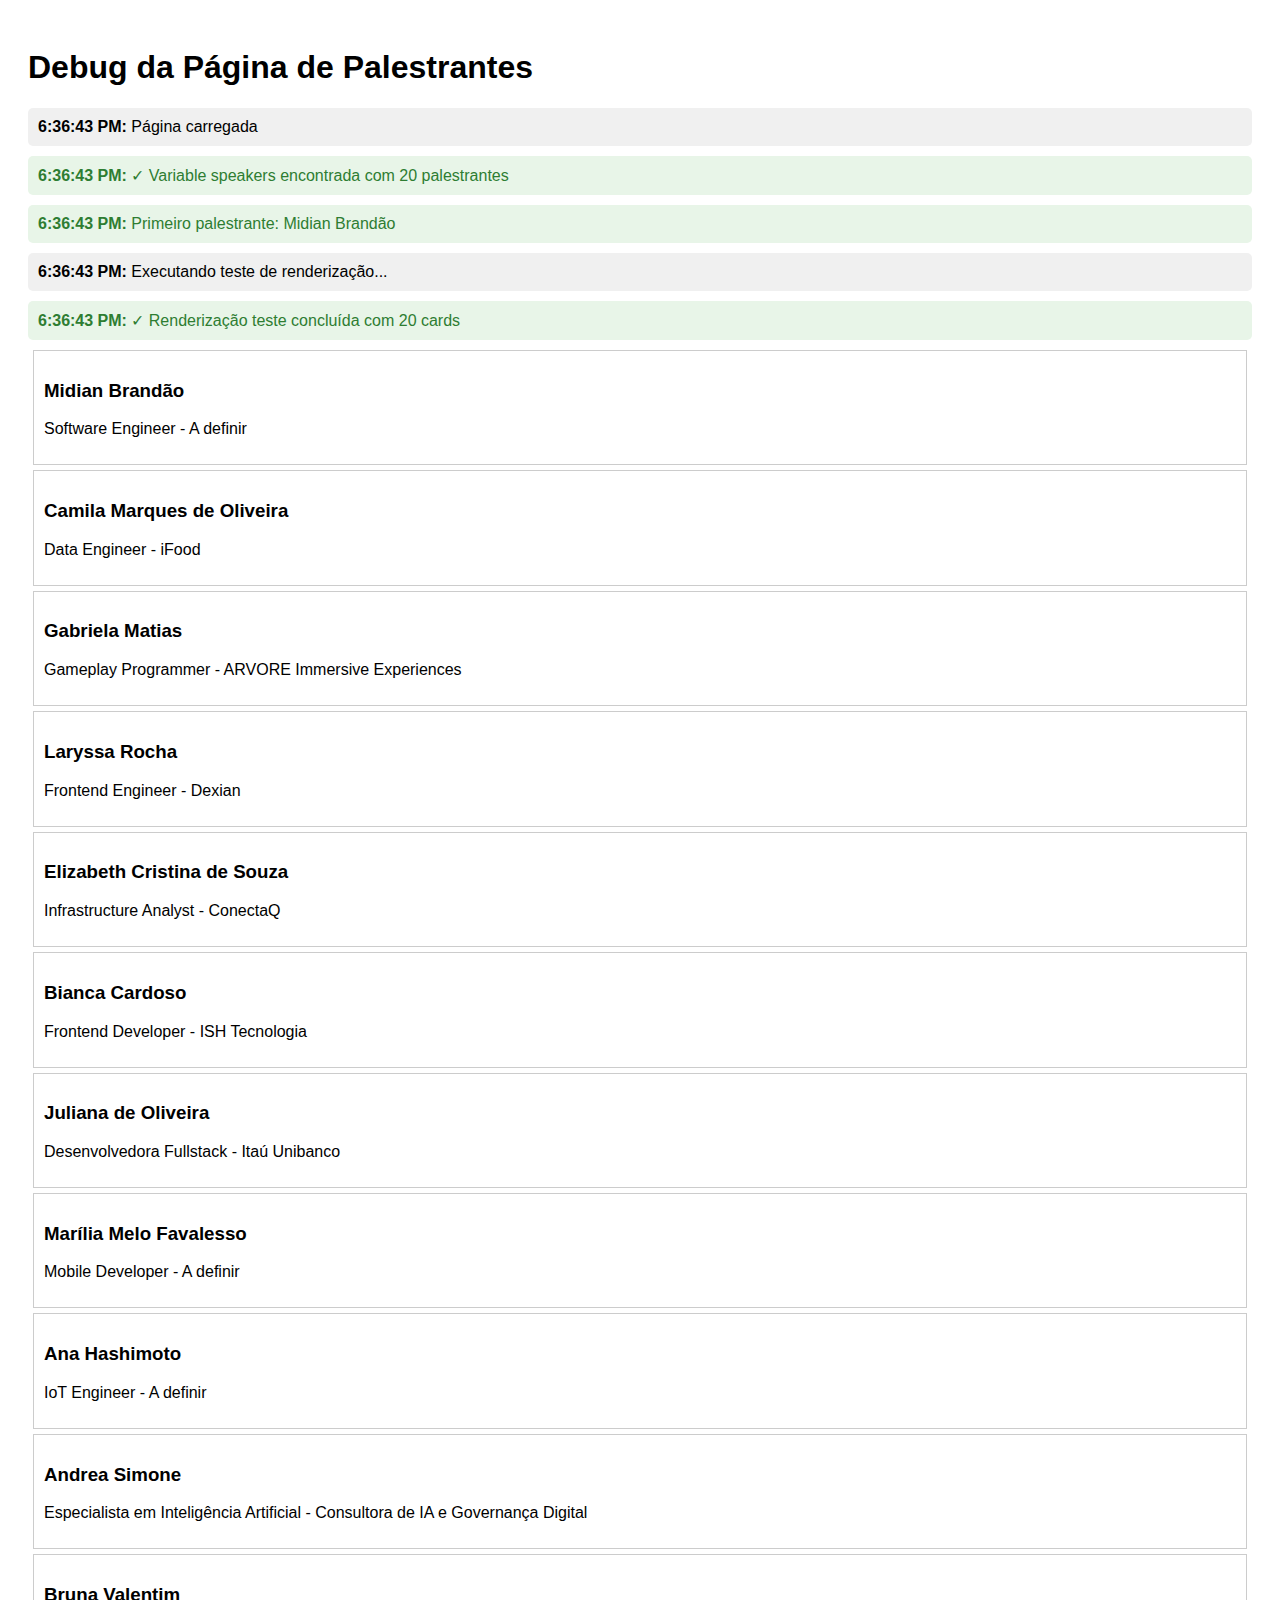
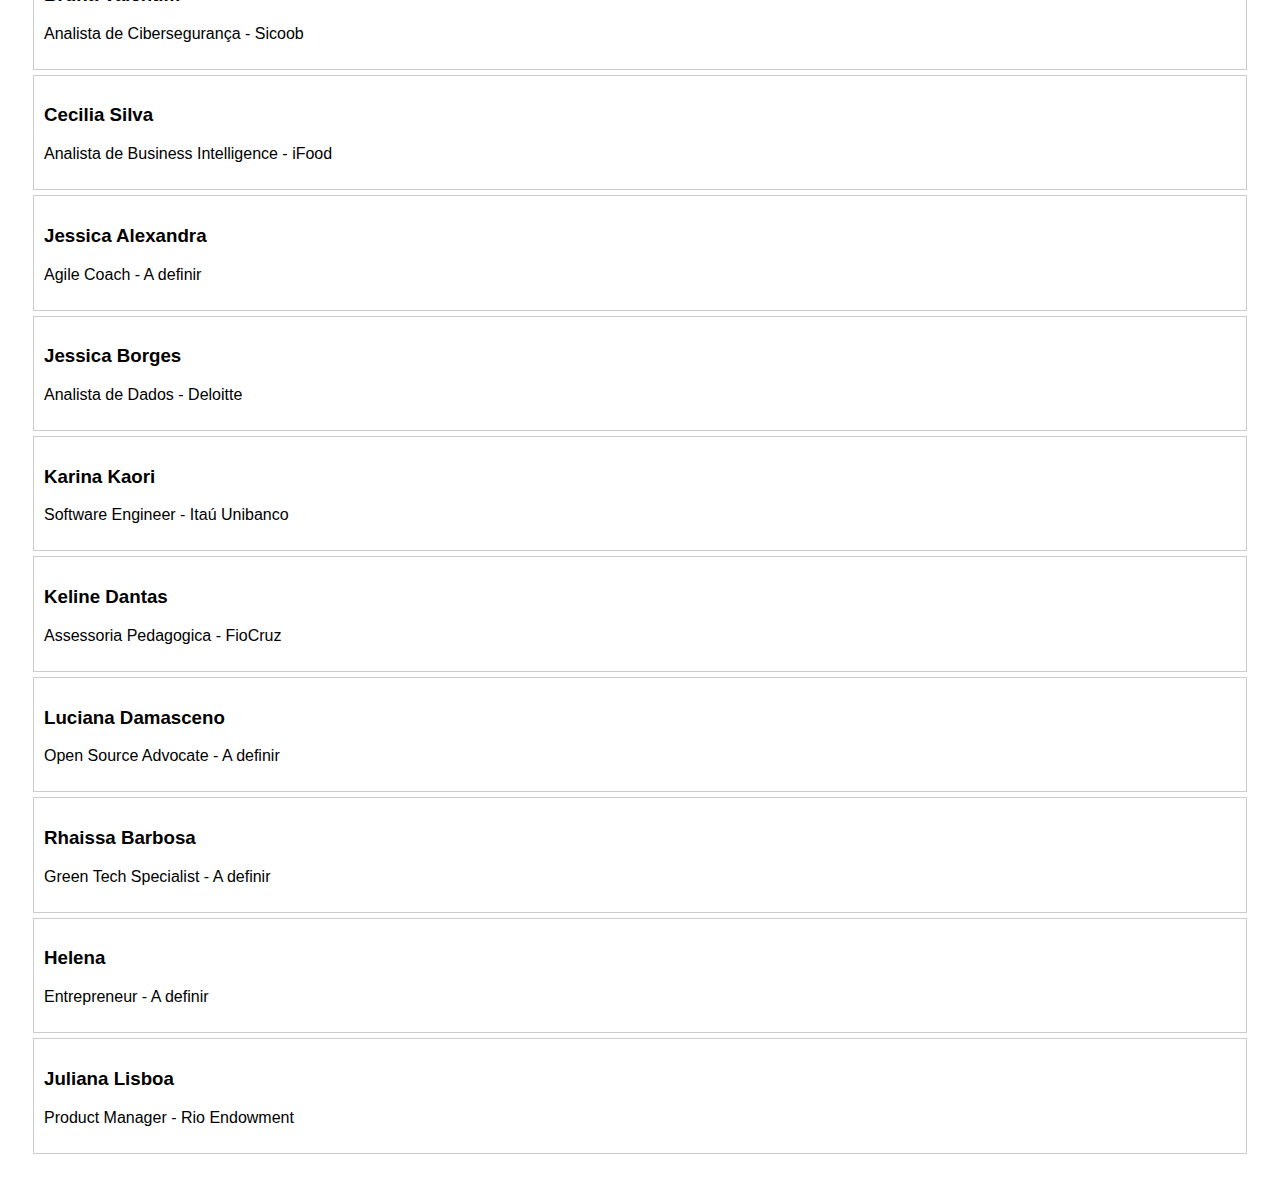
<file: test-debug.html>
<!DOCTYPE html>
<html lang="pt-BR">
<head>
    <meta charset="UTF-8">
    <meta name="viewport" content="width=device-width, initial-scale=1.0">
    <title>Debug Palestrantes</title>
    <style>
        body { font-family: Arial, sans-serif; padding: 20px; }
        .debug { background: #f0f0f0; padding: 10px; margin: 10px 0; border-radius: 5px; }
        .error { background: #ffebee; color: #c62828; }
        .success { background: #e8f5e8; color: #2e7d32; }
    </style>
</head>
<body>
    <h1>Debug da Página de Palestrantes</h1>
    
    <div id="debug-container"></div>
    
    <script src="script.js"></script>
    <script>
        const debugContainer = document.getElementById('debug-container');
        
        function addDebug(message, type = 'info') {
            const div = document.createElement('div');
            div.className = `debug ${type}`;
            div.innerHTML = `<strong>${new Date().toLocaleTimeString()}:</strong> ${message}`;
            debugContainer.appendChild(div);
        }
        
        addDebug('Página carregada');
        
        // Verificar se speakers está definido
        if (typeof speakers !== 'undefined') {
            addDebug(`✓ Variable speakers encontrada com ${speakers.length} palestrantes`, 'success');
            addDebug(`Primeiro palestrante: ${speakers[0].name}`, 'success');
        } else {
            addDebug('✗ Variable speakers não encontrada', 'error');
        }
        
        // Simular renderização
        function testRenderSpeakers() {
            if (typeof speakers === 'undefined') {
                addDebug('✗ Não foi possível renderizar - speakers undefined', 'error');
                return;
            }
            
            const testContainer = document.createElement('div');
            testContainer.innerHTML = speakers.map(speaker => `
                <div style="border: 1px solid #ccc; padding: 10px; margin: 5px;">
                    <h3>${speaker.name}</h3>
                    <p>${speaker.role} - ${speaker.company}</p>
                </div>
            `).join('');
            
            document.body.appendChild(testContainer);
            addDebug(`✓ Renderização teste concluída com ${speakers.length} cards`, 'success');
        }
        
        setTimeout(() => {
            addDebug('Executando teste de renderização...');
            testRenderSpeakers();
        }, 100);
    </script>
</body>
</html>
</file>
<file: extras.css>
/* Estilos extras para funcionalidades avançadas */

/* Página de Palestrantes */
.hero-simple {
    background: linear-gradient(135deg, #fff9f3 0%, #91c9cd 100%);
    padding: 120px 0 4rem;
    text-align: center;
    color: #3a8197;
}

.hero-simple .hero-title {
    font-size: 3.5rem;
    font-weight: 700;
    margin-bottom: 1rem;
    background: linear-gradient(135deg, #3a8197, #91c9cd);
    -webkit-background-clip: text;
    -webkit-text-fill-color: transparent;
    background-clip: text;
}

.hero-simple .hero-subtitle {
    font-size: 1.3rem;
    color: #3a8197;
    opacity: 0.9;
}

/* Search Section */
.search-section {
    padding: 3rem 0;
    background: #fff;
    border-bottom: 1px solid #f0f0f0;
}

.search-box {
    position: relative;
    max-width: 600px;
    margin: 0 auto 2rem;
}

.search-box i {
    position: absolute;
    left: 1rem;
    top: 50%;
    transform: translateY(-50%);
    color: #91c9cd;
    font-size: 1.1rem;
}

.search-box input {
    width: 100%;
    padding: 1rem 1rem 1rem 3rem;
    border: 2px solid #f0f0f0;
    border-radius: 50px;
    font-size: 1rem;
    transition: all 0.3s ease;
    background: #fff;
}

.search-box input:focus {
    outline: none;
    border-color: #91c9cd;
    box-shadow: 0 0 0 3px rgba(145, 201, 205, 0.1);
}

/* Filter Tags */
.filter-tags {
    display: flex;
    justify-content: center;
    flex-wrap: wrap;
    gap: 0.5rem;
}

.filter-tag {
    padding: 0.5rem 1rem;
    border: 2px solid #f0f0f0;
    border-radius: 25px;
    background: #fff;
    color: #666;
    cursor: pointer;
    transition: all 0.3s ease;
    font-size: 0.9rem;
    font-weight: 500;
}

.filter-tag:hover,
.filter-tag.active {
    border-color: #91c9cd;
    background: #91c9cd;
    color: #fff;
}

/* Speakers Stats */
.speakers-stats {
    display: grid;
    grid-template-columns: repeat(auto-fit, minmax(200px, 1fr));
    gap: 2rem;
    margin-bottom: 3rem;
    padding: 2rem;
    background: linear-gradient(135deg, #3a8197, #91c9cd);
    border-radius: 20px;
    color: #fff;
}

.stat-item {
    text-align: center;
}

.stat-number {
    display: block;
    font-size: 3rem;
    font-weight: 700;
    margin-bottom: 0.5rem;
    color: #fff9f3;
}

.stat-label {
    font-size: 1.1rem;
    color: rgba(255, 255, 255, 0.9);
}

/* Speakers Page Grid */
.speakers-page {
    padding: 4rem 0;
    background: #fff9f3;
}

.speakers-grid.speakers-page .speakers-grid {
    display: grid;
    grid-template-columns: repeat(auto-fit, minmax(400px, 1fr));
    gap: 2rem;
    margin-top: 2rem;
}

/* Speaker Card Detailed */
.speaker-card-detailed {
    background: #fff;
    border-radius: 20px;
    padding: 2rem;
    box-shadow: 0 10px 30px rgba(0, 0, 0, 0.1);
    transition: all 0.3s ease;
    opacity: 0;
    transform: translateY(30px);
}

.speaker-card-detailed.visible {
    opacity: 1;
    transform: translateY(0);
}

.speaker-image-large {
    position: relative;
    width: 100px;
    height: 100px;
    background: linear-gradient(135deg, #91c9cd, #3a8197);
    border-radius: 50%;
    display: flex;
    align-items: center;
    justify-content: center;
    margin: 0 auto 1.5rem;
    color: #fff;
    font-size: 2.5rem;
}

.speaker-status {
    position: absolute;
    bottom: 5px;
    right: 5px;
    background: #4CAF50;
    color: #fff;
    padding: 0.2rem 0.5rem;
    border-radius: 10px;
    font-size: 0.7rem;
    display: flex;
    align-items: center;
    gap: 0.3rem;
}

.speaker-status i {
    font-size: 0.5rem;
}

.speaker-info-detailed {
    text-align: center;
}

.speaker-header {
    margin-bottom: 1.5rem;
    padding-bottom: 1rem;
    border-bottom: 1px solid #f0f0f0;
}

.speaker-name-large {
    font-size: 1.8rem;
    font-weight: 700;
    color: #3a8197;
    margin-bottom: 0.5rem;
}

.speaker-role-large {
    font-size: 1.2rem;
    color: #91c9cd;
    font-weight: 600;
    margin-bottom: 0.3rem;
}

.speaker-company-large {
    color: #666;
    font-style: italic;
}

.speaker-bio-detailed {
    margin-bottom: 1.5rem;
    text-align: left;
    line-height: 1.6;
    color: #555;
}

.speaker-expertise-detailed h4,
.speaker-talks-list h4 {
    color: #3a8197;
    font-size: 1.1rem;
    margin-bottom: 0.8rem;
    text-align: left;
}

.expertise-tags {
    display: flex;
    flex-wrap: wrap;
    gap: 0.5rem;
    margin-bottom: 1.5rem;
}

.expertise-tag-large {
    background: linear-gradient(135deg, #91c9cd, #3a8197);
    color: #fff;
    padding: 0.4rem 0.8rem;
    border-radius: 15px;
    font-size: 0.85rem;
    font-weight: 500;
}

.speaker-talks-list {
    margin-bottom: 1.5rem;
    text-align: left;
}

.speaker-talks-list ul {
    list-style: none;
    padding: 0;
}

.speaker-talks-list li {
    padding: 0.5rem 0;
    border-bottom: 1px solid #f0f0f0;
    color: #555;
}

.speaker-talks-list li:last-child {
    border-bottom: none;
}

.speaker-social-detailed {
    display: flex;
    justify-content: center;
    gap: 0.8rem;
    margin-bottom: 1.5rem;
}

.social-btn {
    display: flex;
    align-items: center;
    gap: 0.5rem;
    padding: 0.5rem 1rem;
    border-radius: 25px;
    text-decoration: none;
    font-size: 0.9rem;
    font-weight: 500;
    transition: all 0.3s ease;
}

.social-btn.linkedin {
    background: #0077b5;
    color: #fff;
}

.social-btn.twitter {
    background: #1da1f2;
    color: #fff;
}

.social-btn.github {
    background: #333;
    color: #fff;
}

.social-btn:hover {
    transform: translateY(-2px);
    box-shadow: 0 5px 15px rgba(0, 0, 0, 0.2);
}

.speaker-actions {
    display: flex;
    gap: 0.8rem;
    justify-content: center;
}

.btn-sm {
    padding: 0.6rem 1.2rem;
    font-size: 0.9rem;
}

/* Results Counter */
.results-counter {
    text-align: center;
    color: #666;
    font-style: italic;
    margin-top: 1rem;
}

/* CTA Section */
.cta-section {
    background: linear-gradient(135deg, #3a8197, #91c9cd);
    padding: 4rem 0;
    text-align: center;
    color: #fff;
}

.cta-content h2 {
    font-size: 2.5rem;
    margin-bottom: 1rem;
    color: #fff9f3;
}

.cta-content p {
    font-size: 1.2rem;
    margin-bottom: 2rem;
    opacity: 0.9;
}

.cta-buttons {
    display: flex;
    justify-content: center;
    gap: 1rem;
    flex-wrap: wrap;
}

.cta-buttons .btn {
    padding: 1rem 2rem;
    font-size: 1.1rem;
}

.btn-secondary {
    background: transparent;
    border: 2px solid #fff9f3;
    color: #fff9f3;
}

.btn-secondary:hover {
    background: #fff9f3;
    color: #3a8197;
}

/* Footer */
.footer {
    background: #2c3e50;
    color: #fff;
    padding: 3rem 0 1rem;
}

.footer-content {
    display: grid;
    grid-template-columns: repeat(auto-fit, minmax(250px, 1fr));
    gap: 2rem;
    margin-bottom: 2rem;
}

.footer-section h3,
.footer-section h4 {
    margin-bottom: 1rem;
    color: #fff9f3;
}

.footer-section ul {
    list-style: none;
    padding: 0;
}

.footer-section li {
    margin-bottom: 0.5rem;
}

.footer-section a {
    color: #bdc3c7;
    text-decoration: none;
    transition: color 0.3s ease;
}

.footer-section a:hover {
    color: #91c9cd;
}

.social-links {
    display: flex;
    gap: 1rem;
}

.social-links a {
    display: flex;
    align-items: center;
    justify-content: center;
    width: 40px;
    height: 40px;
    background: #91c9cd;
    border-radius: 50%;
    color: #fff;
    font-size: 1.2rem;
    transition: all 0.3s ease;
}

.social-links a:hover {
    background: #3a8197;
    transform: translateY(-2px);
}

.footer-bottom {
    text-align: center;
    padding-top: 2rem;
    border-top: 1px solid #34495e;
    color: #95a5a6;
}

/* Página de Palestras */
.hero-talks {
    background: linear-gradient(135deg, #3a8197 0%, #91c9cd 100%);
    padding: 8rem 0 4rem;
    text-align: center;
    color: #fff;
}

.hero-talks .hero-title {
    font-size: 3.5rem;
    font-weight: 700;
    margin-bottom: 1rem;
    color: #fff9f3;
}

.hero-talks .hero-subtitle {
    font-size: 1.3rem;
    margin-bottom: 2rem;
    opacity: 0.9;
}

.hero-stats {
    display: flex;
    justify-content: center;
    gap: 3rem;
    margin-top: 2rem;
}

.hero-stats .stat-item {
    text-align: center;
}

.hero-stats .stat-number {
    display: block;
    font-size: 2.5rem;
    font-weight: 700;
    color: #fff9f3;
}

.hero-stats .stat-label {
    font-size: 1rem;
    opacity: 0.9;
}

/* Schedule Overview */
.schedule-overview {
    padding: 3rem 0;
    background: #fff;
    border-bottom: 1px solid #f0f0f0;
}

.schedule-blocks-nav {
    display: flex;
    justify-content: center;
    gap: 1rem;
    flex-wrap: wrap;
}

.block-nav-btn {
    display: flex;
    align-items: center;
    gap: 0.5rem;
    padding: 1rem 2rem;
    border: 2px solid #f0f0f0;
    border-radius: 50px;
    background: #fff;
    color: #666;
    cursor: pointer;
    transition: all 0.3s ease;
    font-size: 1rem;
    font-weight: 500;
}

.block-nav-btn:hover,
.block-nav-btn.active {
    border-color: #91c9cd;
    background: #91c9cd;
    color: #fff;
    transform: translateY(-2px);
}

/* Talks Filters */
.talks-filters {
    padding: 3rem 0;
    background: #fff9f3;
}

.search-container {
    margin-bottom: 2rem;
}

.filter-categories h3 {
    color: #3a8197;
    margin-bottom: 1rem;
    text-align: center;
}

.category-tags {
    display: flex;
    justify-content: center;
    flex-wrap: wrap;
    gap: 0.5rem;
}

.category-tag {
    padding: 0.5rem 1rem;
    border: 2px solid #f0f0f0;
    border-radius: 25px;
    background: #fff;
    color: #666;
    cursor: pointer;
    transition: all 0.3s ease;
    font-size: 0.9rem;
    font-weight: 500;
}

.category-tag:hover,
.category-tag.active {
    border-color: #3a8197;
    background: #3a8197;
    color: #fff;
}

/* Talks Page */
.talks-page {
    padding: 4rem 0;
    background: #fff;
}

.talks-grid {
    display: grid;
    grid-template-columns: repeat(auto-fit, minmax(400px, 1fr));
    gap: 2rem;
}

/* Talk Card Detailed */
.talk-card-detailed {
    background: #fff;
    border-radius: 20px;
    padding: 2rem;
    box-shadow: 0 10px 30px rgba(0, 0, 0, 0.1);
    transition: all 0.3s ease;
    opacity: 0;
    transform: translateY(30px);
    border-left: 5px solid #91c9cd;
}

.talk-card-detailed.visible {
    opacity: 1;
    transform: translateY(0);
}

.talk-header-detailed {
    display: flex;
    justify-content: space-between;
    align-items: center;
    margin-bottom: 1.5rem;
}

.talk-time-badge {
    display: flex;
    align-items: center;
    gap: 0.5rem;
    padding: 0.5rem 1rem;
    border-radius: 25px;
    font-size: 0.9rem;
    font-weight: 600;
    color: #fff;
}

.talk-time-badge.morning {
    background: linear-gradient(135deg, #f39c12, #e67e22);
}

.talk-time-badge.afternoon {
    background: linear-gradient(135deg, #8e44ad, #9b59b6);
}

.talk-block-badge {
    padding: 0.3rem 0.8rem;
    border-radius: 15px;
    font-size: 0.8rem;
    font-weight: 500;
}

.talk-block-badge.morning {
    background: rgba(243, 156, 18, 0.1);
    color: #e67e22;
}

.talk-block-badge.afternoon {
    background: rgba(142, 68, 173, 0.1);
    color: #8e44ad;
}

.talk-content-detailed {
    margin-bottom: 1.5rem;
}

.talk-title-detailed {
    font-size: 1.4rem;
    font-weight: 700;
    color: #3a8197;
    margin-bottom: 1rem;
    line-height: 1.3;
}

.talk-speaker-info {
    display: flex;
    align-items: center;
    gap: 0.5rem;
    margin-bottom: 1rem;
    color: #91c9cd;
    font-weight: 600;
}

.talk-description-detailed {
    color: #555;
    line-height: 1.6;
    margin-bottom: 1.5rem;
}

.talk-tags-detailed {
    display: flex;
    flex-wrap: wrap;
    gap: 0.5rem;
    margin-bottom: 1.5rem;
}

.tag-detailed {
    padding: 0.3rem 0.8rem;
    border-radius: 15px;
    font-size: 0.8rem;
    font-weight: 500;
    color: #fff;
}

/* Tag Colors */
.tag-ai { background: linear-gradient(135deg, #e74c3c, #c0392b); }
.tag-dev { background: linear-gradient(135deg, #3498db, #2980b9); }
.tag-security { background: linear-gradient(135deg, #e67e22, #d35400); }
.tag-devops { background: linear-gradient(135deg, #27ae60, #229954); }
.tag-cloud { background: linear-gradient(135deg, #3498db, #85c1e9); }
.tag-data { background: linear-gradient(135deg, #9b59b6, #8e44ad); }
.tag-design { background: linear-gradient(135deg, #e91e63, #ad1457); }
.tag-blockchain { background: linear-gradient(135deg, #f39c12, #e67e22); }
.tag-mobile { background: linear-gradient(135deg, #16a085, #138d75); }
.tag-iot { background: linear-gradient(135deg, #34495e, #2c3e50); }
.tag-leadership { background: linear-gradient(135deg, #8e44ad, #6c3483); }
.tag-career { background: linear-gradient(135deg, #2ecc71, #27ae60); }
.tag-default { background: linear-gradient(135deg, #95a5a6, #7f8c8d); }

.talk-actions {
    display: flex;
    justify-content: center;
    gap: 1rem;
}

.btn-icon {
    display: flex;
    align-items: center;
    justify-content: center;
    width: 40px;
    height: 40px;
    border: none;
    border-radius: 50%;
    background: #f8f9fa;
    color: #666;
    cursor: pointer;
    transition: all 0.3s ease;
}

.btn-icon:hover {
    background: #91c9cd;
    color: #fff;
    transform: translateY(-2px);
}

/* No Results */
.no-results {
    text-align: center;
    padding: 4rem 2rem;
    color: #666;
}

.no-results i {
    font-size: 4rem;
    color: #91c9cd;
    margin-bottom: 1rem;
}

.no-results h3 {
    font-size: 1.5rem;
    margin-bottom: 0.5rem;
    color: #3a8197;
}

/* Schedule Timeline */
.schedule-timeline {
    padding: 4rem 0;
    background: #fff9f3;
}

.schedule-timeline h2 {
    text-align: center;
    color: #3a8197;
    margin-bottom: 3rem;
    font-size: 2.5rem;
}

.timeline-container {
    max-width: 800px;
    margin: 0 auto;
}

.timeline-block {
    margin-bottom: 3rem;
    background: #fff;
    border-radius: 20px;
    overflow: hidden;
    box-shadow: 0 10px 30px rgba(0, 0, 0, 0.1);
}

.timeline-header {
    padding: 1.5rem 2rem;
    display: flex;
    justify-content: space-between;
    align-items: center;
    color: #fff;
}

.timeline-header.morning {
    background: linear-gradient(135deg, #f39c12, #e67e22);
}

.timeline-header.afternoon {
    background: linear-gradient(135deg, #8e44ad, #9b59b6);
}

.timeline-header h3 {
    display: flex;
    align-items: center;
    gap: 0.5rem;
    margin: 0;
}

.block-time {
    font-size: 1.1rem;
    font-weight: 600;
}

.timeline-talks {
    padding: 0;
}

.timeline-talk {
    display: flex;
    align-items: center;
    padding: 1rem 2rem;
    border-bottom: 1px solid #f0f0f0;
    cursor: pointer;
    transition: all 0.3s ease;
}

.timeline-talk:hover {
    background: #fff9f3;
}

.timeline-talk:last-child {
    border-bottom: none;
}

.timeline-time {
    flex-shrink: 0;
    width: 80px;
    font-weight: 600;
    color: #3a8197;
}

.timeline-content {
    flex: 1;
    margin-left: 1rem;
}

.timeline-content h4 {
    margin: 0 0 0.3rem 0;
    color: #333;
    font-size: 1rem;
}

.timeline-speaker {
    color: #666;
    font-size: 0.9rem;
}

.timeline-break {
    display: flex;
    justify-content: center;
    margin: 2rem 0;
}

.break-info {
    display: flex;
    align-items: center;
    gap: 1rem;
    padding: 1rem 2rem;
    background: #fff;
    border-radius: 50px;
    box-shadow: 0 5px 15px rgba(0, 0, 0, 0.1);
    color: #3a8197;
}

.break-info i {
    font-size: 1.5rem;
    color: #91c9cd;
}

.break-info h4 {
    margin: 0;
    color: #3a8197;
}

.break-info span {
    color: #666;
    font-size: 0.9rem;
}

/* Talks Counter */
.talks-counter {
    text-align: center;
    color: #666;
    font-style: italic;
    margin-top: 1rem;
}

/* Notification */
.notification {
    position: fixed;
    bottom: 2rem;
    right: 2rem;
    background: #27ae60;
    color: #fff;
    padding: 1rem 1.5rem;
    border-radius: 10px;
    box-shadow: 0 5px 15px rgba(0, 0, 0, 0.2);
    transform: translateX(400px);
    transition: transform 0.3s ease;
    z-index: 1000;
}

.notification.show {
    transform: translateX(0);
}

/* Placeholder Talks Styles */
.placeholder-talk {
    border-left: 5px solid #f39c12;
    background: linear-gradient(135deg, #fff9f3, #fef9e7);
}

.placeholder-talk .talk-title {
    color: #e67e22;
    font-style: italic;
}

.placeholder-notice {
    display: flex;
    align-items: center;
    gap: 0.5rem;
    padding: 0.8rem;
    background: rgba(243, 156, 18, 0.1);
    border-radius: 10px;
    color: #e67e22;
    font-size: 0.9rem;
    margin-top: 1rem;
}

.placeholder-notice i {
    color: #f39c12;
}

.placeholder-notice-detailed {
    display: flex;
    align-items: center;
    gap: 0.8rem;
    padding: 1rem;
    background: rgba(243, 156, 18, 0.1);
    border-radius: 15px;
    color: #e67e22;
    font-size: 0.9rem;
    margin-top: 1rem;
    border: 1px solid rgba(243, 156, 18, 0.2);
}

.placeholder-notice-detailed i {
    color: #f39c12;
    font-size: 1.1rem;
}

.edit-guide-link {
    color: #e67e22;
    text-decoration: none;
    font-weight: 600;
    border-bottom: 1px dotted #e67e22;
    transition: all 0.3s ease;
}

.edit-guide-link:hover {
    color: #d35400;
    border-bottom-style: solid;
}

.tag-placeholder {
    background: linear-gradient(135deg, #f39c12, #e67e22);
    opacity: 0.7;
}

/* Speaker Links */
.speaker-link {
    color: #91c9cd;
    text-decoration: none;
    font-weight: 600;
    border-bottom: 1px dotted #91c9cd;
    transition: all 0.3s ease;
}

.speaker-link:hover {
    color: #3a8197;
    border-bottom-style: solid;
    transform: translateY(-1px);
}

/* Disabled buttons for placeholder talks */
.btn-icon.disabled {
    opacity: 0.4;
    cursor: not-allowed;
    pointer-events: none;
}

/* Responsive Design para Página de Palestras */
@media (max-width: 768px) {
    .hero-talks {
        padding: 6rem 0 3rem;
    }
    
    .hero-talks .hero-title {
        font-size: 2.5rem;
    }
    
    .hero-stats {
        gap: 1.5rem;
    }
    
    .hero-stats .stat-number {
        font-size: 2rem;
    }
    
    .schedule-blocks-nav {
        flex-direction: column;
        align-items: center;
    }
    
    .block-nav-btn {
        width: 100%;
        max-width: 300px;
        justify-content: center;
    }
    
    .talks-grid {
        grid-template-columns: 1fr;
        gap: 1.5rem;
    }
    
    .talk-card-detailed {
        padding: 1.5rem;
    }
    
    .talk-header-detailed {
        flex-direction: column;
        gap: 0.5rem;
        align-items: flex-start;
    }
    
    .category-tags {
        justify-content: flex-start;
        overflow-x: auto;
        padding-bottom: 0.5rem;
    }
    
    .timeline-talk {
        flex-direction: column;
        align-items: flex-start;
        text-align: left;
    }
    
    .timeline-time {
        width: auto;
        margin-bottom: 0.5rem;
    }
    
    .timeline-content {
        margin-left: 0;
    }
    
    .timeline-header {
        flex-direction: column;
        gap: 0.5rem;
        text-align: center;
    }
}

@media (max-width: 480px) {
    .talk-actions {
        justify-content: space-around;
    }
    
    .btn-icon {
        width: 35px;
        height: 35px;
    }
    
    .break-info {
        flex-direction: column;
        text-align: center;
        gap: 0.5rem;
    }
}

/* Seção de Palestrantes */
.speakers-grid {
    display: grid;
    grid-template-columns: repeat(auto-fit, minmax(280px, 1fr));
    gap: 2rem;
}

.speaker-card {
    background: white;
    border-radius: 20px;
    overflow: hidden;
    box-shadow: 0 5px 20px rgba(0, 0, 0, 0.1);
    transition: transform 0.3s ease, box-shadow 0.3s ease;
    text-align: center;
}

.speaker-card:hover {
    transform: translateY(-10px);
    box-shadow: 0 15px 40px rgba(0, 0, 0, 0.2);
}

.speaker-image {
    width: 100%;
    height: 200px;
    background: linear-gradient(135deg, #3a8197, #91c9cd);
    display: flex;
    align-items: center;
    justify-content: center;
    color: white;
    font-size: 4rem;
    position: relative;
    overflow: hidden;
}

.speaker-image img {
    width: 100%;
    height: 100%;
    object-fit: cover;
}

.speaker-image::before {
    content: '';
    position: absolute;
    top: 0;
    left: 0;
    right: 0;
    bottom: 0;
    background: linear-gradient(135deg, rgba(58, 129, 151, 0.8), rgba(145, 201, 205, 0.8));
    opacity: 0;
    transition: opacity 0.3s ease;
}

.speaker-card:hover .speaker-image::before {
    opacity: 1;
}

.speaker-info {
    padding: 1.5rem;
}

.speaker-name {
    font-size: 1.3rem;
    font-weight: 600;
    color: #1e293b;
    margin-bottom: 0.5rem;
}

.speaker-role {
    color: #3a8197;
    font-weight: 500;
    margin-bottom: 0.5rem;
}

.speaker-company {
    color: #64748b;
    font-size: 0.9rem;
    margin-bottom: 1rem;
}

.speaker-bio {
    color: #64748b;
    font-size: 0.9rem;
    line-height: 1.5;
    margin-bottom: 1rem;
}

.speaker-social {
    display: flex;
    justify-content: center;
    gap: 1rem;
}

.speaker-social a {
    color: #64748b;
    font-size: 1.2rem;
    transition: color 0.3s ease;
}

.speaker-social a:hover {
    color: #3a8197;
}

.speaker-expertise {
    display: flex;
    flex-wrap: wrap;
    gap: 0.5rem;
    justify-content: center;
    margin-top: 1rem;
}

.expertise-tag {
    background: #fff9f3;
    color: #3a8197;
    padding: 0.3rem 0.8rem;
    border-radius: 15px;
    font-size: 0.8rem;
    font-weight: 500;
    border: 1px solid #91c9cd;
}

/* Blocos de horário */
.schedule-blocks {
    display: grid;
    grid-template-columns: repeat(auto-fit, minmax(500px, 1fr));
    gap: 3rem;
    margin-top: 3rem;
}

.schedule-block {
    background: white;
    border-radius: 20px;
    padding: 2rem;
    box-shadow: 0 10px 30px rgba(0, 0, 0, 0.1);
}

.block-header {
    text-align: center;
    margin-bottom: 2rem;
    padding-bottom: 1rem;
    border-bottom: 2px solid #f1f5f9;
}

.block-title {
    font-size: 1.5rem;
    font-weight: 600;
    color: #1e293b;
    margin-bottom: 0.5rem;
}

.block-time {
    background: linear-gradient(135deg, #3a8197, #91c9cd);
    color: white;
    padding: 0.5rem 1rem;
    border-radius: 25px;
    font-weight: 500;
    display: inline-block;
}

.block-talks {
    display: flex;
    flex-direction: column;
    gap: 1rem;
}

.block-talk {
    display: flex;
    align-items: center;
    gap: 1rem;
    padding: 1rem;
    background: #fff9f3;
    border-radius: 10px;
    transition: background 0.3s ease;
}

.block-talk:hover {
    background: #f0f4f8;
}

.talk-time-small {
    background: #3a8197;
    color: white;
    padding: 0.3rem 0.8rem;
    border-radius: 15px;
    font-size: 0.8rem;
    font-weight: 600;
    min-width: 80px;
    text-align: center;
}

.talk-details {
    flex: 1;
}

.talk-title-small {
    font-weight: 600;
    color: #1e293b;
    margin-bottom: 0.3rem;
}

.talk-speaker-small {
    color: #3a8197;
    font-size: 0.9rem;
}

/* Adicionais para melhorar a experiência */

/* Modal para detalhes das palestras */
.modal {
    display: none;
    position: fixed;
    z-index: 2000;
    left: 0;
    top: 0;
    width: 100%;
    height: 100%;
    background-color: rgba(0, 0, 0, 0.5);
    backdrop-filter: blur(5px);
}

.modal.active {
    display: flex;
    align-items: center;
    justify-content: center;
}

.modal-content {
    background: white;
    padding: 2rem;
    border-radius: 20px;
    max-width: 600px;
    max-height: 80vh;
    overflow-y: auto;
    position: relative;
    margin: 1rem;
    box-shadow: 0 20px 60px rgba(0, 0, 0, 0.3);
}

.modal-close {
    position: absolute;
    top: 1rem;
    right: 1rem;
    background: none;
    border: none;
    font-size: 2rem;
    cursor: pointer;
    color: #64748b;
    transition: color 0.3s ease;
}

.modal-close:hover {
    color: #3a8197;
}

/* Search box para palestras */
.search-container {
    max-width: 500px;
    margin: 0 auto 3rem;
}

.search-box {
    width: 100%;
    padding: 1rem 2rem;
    border: 2px solid #e2e8f0;
    border-radius: 50px;
    font-size: 1rem;
    outline: none;
    transition: border-color 0.3s ease;
}

.search-box:focus {
    border-color: #3a8197;
}

.search-box::placeholder {
    color: #94a3b8;
}

/* Filtros por categoria */
.filter-container {
    display: flex;
    justify-content: center;
    gap: 1rem;
    margin-bottom: 2rem;
    flex-wrap: wrap;
}

.filter-btn {
    padding: 0.5rem 1rem;
    border: 2px solid #e2e8f0;
    background: white;
    border-radius: 25px;
    color: #64748b;
    cursor: pointer;
    transition: all 0.3s ease;
    font-size: 0.9rem;
}

.filter-btn:hover,
.filter-btn.active {
    border-color: #3a8197;
    background: #3a8197;
    color: white;
}

/* Contador de participantes */
.stats-container {
    display: grid;
    grid-template-columns: repeat(auto-fit, minmax(200px, 1fr));
    gap: 1rem;
    margin: 2rem 0;
}

.stat-item {
    background: white;
    padding: 1.5rem;
    border-radius: 15px;
    text-align: center;
    box-shadow: 0 5px 15px rgba(0, 0, 0, 0.1);
}

.stat-number {
    font-size: 2rem;
    font-weight: 700;
    color: #3a8197;
    display: block;
}

.stat-label {
    font-size: 0.9rem;
    color: #64748b;
    margin-top: 0.5rem;
}

/* Timeline da agenda */
.timeline {
    position: relative;
    padding-left: 2rem;
}

.timeline::before {
    content: '';
    position: absolute;
    left: 1rem;
    top: 0;
    bottom: 0;
    width: 2px;
    background: linear-gradient(to bottom, #3a8197, #91c9cd);
}

.timeline-item {
    position: relative;
    margin-bottom: 2rem;
    background: white;
    border-radius: 15px;
    padding: 1.5rem;
    box-shadow: 0 5px 15px rgba(0, 0, 0, 0.1);
    margin-left: 1rem;
}

.timeline-item::before {
    content: '';
    position: absolute;
    left: -1.5rem;
    top: 1.5rem;
    width: 12px;
    height: 12px;
    background: #3a8197;
    border-radius: 50%;
    border: 3px solid white;
}

.timeline-time {
    background: #3a8197;
    color: white;
    padding: 0.3rem 0.8rem;
    border-radius: 15px;
    font-size: 0.9rem;
    font-weight: 600;
    display: inline-block;
    margin-bottom: 0.5rem;
}

/* Botão de voltar ao topo */
.back-to-top {
    position: fixed;
    bottom: 2rem;
    right: 2rem;
    width: 50px;
    height: 50px;
    background: #3a8197;
    color: white;
    border: none;
    border-radius: 50%;
    cursor: pointer;
    display: none;
    align-items: center;
    justify-content: center;
    font-size: 1.2rem;
    transition: all 0.3s ease;
    z-index: 1000;
}

.back-to-top:hover {
    background: #2d6a7a;
    transform: translateY(-2px);
}

.back-to-top.visible {
    display: flex;
}

/* Loading spinner */
.loading {
    display: flex;
    justify-content: center;
    align-items: center;
    min-height: 200px;
}

.spinner {
    width: 40px;
    height: 40px;
    border: 4px solid #f3f3f3;
    border-top: 4px solid #3a8197;
    border-radius: 50%;
    animation: spin 1s linear infinite;
}

@keyframes spin {
    0% { transform: rotate(0deg); }
    100% { transform: rotate(360deg); }
}

/* Notificação toast */
.toast {
    position: fixed;
    top: 100px;
    right: 2rem;
    background: #10b981;
    color: white;
    padding: 1rem 1.5rem;
    border-radius: 10px;
    box-shadow: 0 5px 15px rgba(0, 0, 0, 0.2);
    transform: translateX(400px);
    transition: transform 0.3s ease;
    z-index: 1500;
}

.toast.show {
    transform: translateX(0);
}

.toast.error {
    background: #ef4444;
}

/* Melhorias para acessibilidade */
.skip-link {
    position: absolute;
    top: -40px;
    left: 6px;
    background: #3a8197;
    color: white;
    padding: 8px;
    text-decoration: none;
    border-radius: 0 0 5px 5px;
    z-index: 1001;
}

.skip-link:focus {
    top: 0;
}

/* High contrast mode */
@media (prefers-contrast: high) {
    .hero {
        background: #000;
        color: #fff;
    }
    
    .btn-primary {
        background: #fff;
        color: #000;
        border: 2px solid #000;
    }
    
    .talk-card {
        border: 2px solid #000;
    }
}

/* Reduced motion */
@media (prefers-reduced-motion: reduce) {
    .hero-graphic {
        animation: none;
    }
    
    .fade-in {
        transition: none;
        opacity: 1;
        transform: none;
    }
    
    * {
        animation-duration: 0.01ms !important;
        animation-iteration-count: 1 !important;
        transition-duration: 0.01ms !important;
    }
}

/* Print styles */
@media print {
    .header,
    .hero,
    .cta-section,
    .footer,
    .back-to-top {
        display: none;
    }
    
    body {
        font-size: 12pt;
        line-height: 1.4;
    }
    
    .section {
        padding: 1rem 0;
        page-break-inside: avoid;
    }
    
    .talk-card {
        break-inside: avoid;
        margin-bottom: 1rem;
        box-shadow: none;
        border: 1px solid #ccc;
    }
}

/* Dark mode support */
@media (prefers-color-scheme: dark) {
    :root {
        --bg-color: #1a202c;
        --text-color: #e2e8f0;
        --card-bg: #2d3748;
    }
    
    body {
        background: var(--bg-color);
        color: var(--text-color);
    }
    
    .talk-card,
    .feature-card,
    .contact-item {
        background: var(--card-bg);
        color: var(--text-color);
    }
    
    .header {
        background: rgba(26, 32, 44, 0.95);
    }
    
    .nav-menu a {
        color: var(--text-color);
    }
}

/* Responsive Design para Página de Palestrantes */
@media (max-width: 768px) {
    .hero-simple {
        padding: 6rem 0 3rem;
    }
    
    .hero-simple .hero-title {
        font-size: 2.5rem;
    }
    
    .speakers-page .speakers-grid {
        grid-template-columns: 1fr;
        gap: 1.5rem;
    }
    
    .speaker-card-detailed {
        padding: 1.5rem;
    }
    
    .speakers-stats {
        grid-template-columns: 1fr;
        gap: 1rem;
        padding: 1.5rem;
    }
    
    .stat-number {
        font-size: 2.5rem;
    }
    
    .filter-tags {
        justify-content: flex-start;
        overflow-x: auto;
        padding-bottom: 0.5rem;
    }
    
    .cta-buttons {
        flex-direction: column;
        align-items: center;
    }
    
    .cta-buttons .btn {
        width: 100%;
        max-width: 300px;
    }
}

@media (max-width: 480px) {
    .search-box input {
        font-size: 16px; /* Evita zoom no iOS */
    }
    
    .speaker-social-detailed {
        flex-direction: column;
        gap: 0.5rem;
    }
    
    .speaker-actions {
        flex-direction: column;
    }
    
    .social-btn {
        justify-content: center;
    }
}
.fas.fa-search {
    margin-left: 37px
}
</file>
<file: styles.css>
/* Reset e Base */
* {
    margin: 0;
    padding: 0;
    box-sizing: border-box;
}

body {
    font-family: 'Inter', sans-serif;
    line-height: 1.6;
    color: #333;
    overflow-x: hidden;
}

.container {
    max-width: 1200px;
    margin: 0 auto;
    padding: 0 20px;
}

/* Header */
.header {
    position: fixed;
    top: 0;
    width: 100%;
    background: rgba(255, 255, 255, 0.95);
    backdrop-filter: blur(10px);
    z-index: 1000;
    transition: all 0.3s ease;
}

.nav {
    display: flex;
    justify-content: space-between;
    align-items: center;
    padding: 1rem 2rem;
}

.nav-brand h1 {
    color: #3a8197;
    font-size: 1.5rem;
    font-weight: 700;
}

.nav-brand span {
    color: #91c9cd;
    font-size: 0.9rem;
    font-weight: 400;
}

.nav-menu {
    display: flex;
    list-style: none;
    gap: 2rem;
}

.nav-menu a {
    text-decoration: none;
    color: #333;
    font-weight: 500;
    transition: color 0.3s ease;
}

.nav-menu a:hover {
    color: #3a8197;
}

.nav-toggle {
    display: none;
    flex-direction: column;
    cursor: pointer;
}

.nav-toggle span {
    width: 25px;
    height: 3px;
    background: #333;
    margin: 3px 0;
    transition: 0.3s;
}

/* Hero Section */
.hero {
    min-height: 100vh;
    display: flex;
    align-items: center;
    background: linear-gradient(135deg, #91c9cd 0%, #3a8197 100%);
    color: white;
    padding: 80px 2rem 2rem;
}

.hero-content {
    flex: 1;
    max-width: 600px;
}

.hero-title {
    font-size: 3.5rem;
    font-weight: 700;
    margin-bottom: 1rem;
    background: linear-gradient(45deg, #fff, #91c9cd);
    -webkit-background-clip: text;
    -webkit-text-fill-color: transparent;
    background-clip: text;
}

.hero-subtitle {
    font-size: 1.5rem;
    font-weight: 400;
    margin-bottom: 1.5rem;
    opacity: 0.9;
}

.hero-description {
    font-size: 1.2rem;
    margin-bottom: 2rem;
    opacity: 0.8;
}

.hero-buttons {
    display: flex;
    gap: 1rem;
    flex-wrap: wrap;
}

.btn {
    padding: 1rem 2rem;
    border: none;
    border-radius: 50px;
    text-decoration: none;
    font-weight: 600;
    transition: all 0.3s ease;
    display: inline-block;
    cursor: pointer;
}

.btn-primary {
    background: #3a8197;
    color: white;
}

.btn-primary:hover {
    background: #2d6a7a;
    transform: translateY(-2px);
}

.btn-secondary {
    background: transparent;
    color: white;
    border: 2px solid white;
}

.btn-secondary:hover {
    background: white;
    color: #3a8197;
}

.hero-image {
    flex: 1;
    display: flex;
    justify-content: center;
    align-items: center;
}

.hero-graphic {
    width: 200px;
    height: 200px;
    background: rgba(255, 255, 255, 0.1);
    border-radius: 50%;
    display: flex;
    align-items: center;
    justify-content: center;
    font-size: 4rem;
    animation: float 3s ease-in-out infinite;
}

@keyframes float {
    0%, 100% { transform: translateY(0px); }
    50% { transform: translateY(-20px); }
}

/* Sections */
.section {
    padding: 5rem 0;
}

.bg-light {
    background: #fff9f3;
}

.section-header {
    text-align: center;
    margin-bottom: 3rem;
}

.section-header h2 {
    font-size: 2.5rem;
    font-weight: 700;
    color: #1e293b;
    margin-bottom: 1rem;
}

.section-header p {
    font-size: 1.2rem;
    color: #64748b;
}

/* Challenge Stats */
.challenge-stats {
    display: grid;
    grid-template-columns: 1fr 2fr;
    gap: 3rem;
    align-items: center;
    max-width: 1000px;
    margin: 0 auto;
}

.stat-card {
    text-align: center;
    padding: 2rem;
    background: white;
    border-radius: 20px;
    box-shadow: 0 10px 30px rgba(0, 0, 0, 0.1);
}

.stat-number {
    font-size: 4rem;
    font-weight: 700;
    color: #3a8197;
    margin-bottom: 1rem;
}

.stat-text {
    font-size: 1.2rem;
    color: #64748b;
}

.barriers h3 {
    font-size: 1.5rem;
    margin-bottom: 1.5rem;
    color: #1e293b;
}

.barriers-list {
    list-style: none;
    margin-bottom: 2rem;
}

.barriers-list li {
    display: flex;
    align-items: center;
    margin-bottom: 1rem;
    font-size: 1.1rem;
}

.barriers-list i {
    color: #3a8197;
    margin-right: 1rem;
}

.solution {
    background: linear-gradient(135deg, #3a8197, #91c9cd);
    color: white;
    padding: 1.5rem;
    border-radius: 15px;
    text-align: center;
    font-size: 1.2rem;
}

/* Program Features */
.program-features {
    display: grid;
    grid-template-columns: repeat(auto-fit, minmax(300px, 1fr));
    gap: 2rem;
    margin-bottom: 3rem;
}

.feature-card {
    background: white;
    padding: 2rem;
    border-radius: 20px;
    text-align: center;
    box-shadow: 0 5px 20px rgba(0, 0, 0, 0.1);
    transition: transform 0.3s ease;
}

.feature-card:hover {
    transform: translateY(-5px);
}

.feature-icon {
    font-size: 3rem;
    margin-bottom: 1rem;
}

.feature-card h3 {
    font-size: 1.5rem;
    margin-bottom: 1rem;
    color: #1e293b;
}

.target-audience {
    background: white;
    padding: 2rem;
    border-radius: 20px;
    box-shadow: 0 5px 20px rgba(0, 0, 0, 0.1);
    max-width: 600px;
    margin: 0 auto;
}

.target-audience h3 {
    font-size: 1.5rem;
    margin-bottom: 1rem;
    color: #1e293b;
}

.audience-list {
    list-style: none;
    margin-top: 1rem;
}

.audience-list li {
    display: flex;
    align-items: center;
    margin-bottom: 1rem;
    font-size: 1.1rem;
}

.audience-list i {
    color: #10b981;
    margin-right: 1rem;
}

/* Talks Grid */
.talks-grid {
    display: grid;
    grid-template-columns: repeat(auto-fit, minmax(350px, 1fr));
    gap: 2rem;
}

.talk-card {
    background: white;
    border-radius: 15px;
    overflow: hidden;
    box-shadow: 0 5px 20px rgba(0, 0, 0, 0.1);
    transition: transform 0.3s ease;
}

.talk-card:hover {
    transform: translateY(-5px);
}

.talk-header {
    background: linear-gradient(135deg, #3a8197, #91c9cd);
    color: white;
    padding: 1.5rem;
}

.talk-time {
    font-size: 0.9rem;
    opacity: 0.9;
    margin-bottom: 0.5rem;
}

.talk-title {
    font-size: 1.3rem;
    font-weight: 600;
    margin-bottom: 0.5rem;
}

.talk-speaker {
    font-size: 1rem;
    opacity: 0.9;
}

.talk-content {
    padding: 1.5rem;
}

.talk-description {
    color: #64748b;
    margin-bottom: 1rem;
}

.talk-tags {
    display: flex;
    flex-wrap: wrap;
    gap: 0.5rem;
}

.tag {
    background: #f1f5f9;
    color: #475569;
    padding: 0.3rem 0.8rem;
    border-radius: 15px;
    font-size: 0.8rem;
}

/* Schedule */
.schedule-items {
    display: flex;
    flex-direction: column;
    gap: 1rem;
}

.schedule-item {
    background: white;
    padding: 1.5rem;
    border-radius: 15px;
    box-shadow: 0 2px 10px rgba(0, 0, 0, 0.1);
    display: flex;
    align-items: center;
    gap: 1.5rem;
}

.schedule-time {
    background: #3a8197;
    color: white;
    padding: 0.5rem 1rem;
    border-radius: 10px;
    font-weight: 600;
    min-width: 100px;
    text-align: center;
}

.schedule-content h4 {
    font-size: 1.2rem;
    margin-bottom: 0.5rem;
    color: #1e293b;
}

.schedule-content p {
    color: #64748b;
}

/* CTA Section */
.cta-section {
    background: linear-gradient(135deg, #1e293b, #334155);
    color: white;
    padding: 4rem 0;
    text-align: center;
}

.cta-content h2 {
    font-size: 2.5rem;
    margin-bottom: 1rem;
}

.cta-content p {
    font-size: 1.2rem;
    margin-bottom: 2rem;
    opacity: 0.9;
}

/* Contact */
.contact-info {
    display: grid;
    grid-template-columns: repeat(auto-fit, minmax(250px, 1fr));
    gap: 2rem;
    max-width: 800px;
    margin: 0 auto;
}

.contact-item {
    display: flex;
    align-items: center;
    gap: 1rem;
    background: white;
    padding: 2rem;
    border-radius: 15px;
    box-shadow: 0 5px 20px rgba(0, 0, 0, 0.1);
}

.contact-item i {
    font-size: 2rem;
    color: #3a8197;
}

.contact-item h4 {
    margin-bottom: 0.5rem;
    color: #1e293b;
}

.contact-item p {
    color: #64748b;
}

/* Footer */
.footer {
    background: #1e293b;
    color: white;
    padding: 3rem 0 1rem;
}

.footer-content {
    display: grid;
    grid-template-columns: repeat(auto-fit, minmax(250px, 1fr));
    gap: 2rem;
    margin-bottom: 2rem;
}

.footer-section h3,
.footer-section h4 {
    margin-bottom: 1rem;
    color: #91c9cd;
}

.footer-section ul {
    list-style: none;
}

.footer-section ul li {
    margin-bottom: 0.5rem;
}

.footer-section a {
    color: #cbd5e1;
    text-decoration: none;
    transition: color 0.3s ease;
}

.footer-section a:hover {
    color: #91c9cd;
}

.social-links {
    display: flex;
    gap: 1rem;
}

.social-links a {
    display: flex;
    align-items: center;
    justify-content: center;
    width: 40px;
    height: 40px;
    background: #374151;
    border-radius: 50%;
    transition: background 0.3s ease;
}

.social-links a:hover {
    background: #3a8197;
}

.footer-bottom {
    border-top: 1px solid #374151;
    padding-top: 1rem;
    text-align: center;
    color: #94a3b8;
}

/* Responsive */
@media (max-width: 768px) {
    .nav-menu {
        display: none;
    }
    
    .nav-toggle {
        display: flex;
    }
    
    .hero {
        flex-direction: column;
        text-align: center;
        padding: 100px 1rem 2rem;
    }
    
    .hero-title {
        font-size: 2.5rem;
    }
    
    .hero-subtitle {
        font-size: 1.2rem;
    }
    
    .challenge-stats {
        grid-template-columns: 1fr;
        text-align: center;
    }
    
    .program-features {
        grid-template-columns: 1fr;
    }
    
    .talks-grid {
        grid-template-columns: 1fr;
    }
    
    .speakers-grid {
        grid-template-columns: 1fr;
    }
    
    .schedule-blocks {
        grid-template-columns: 1fr;
    }
    
    .schedule-item {
        flex-direction: column;
        text-align: center;
    }
    
    .contact-info {
        grid-template-columns: 1fr;
    }
    
    .footer-content {
        grid-template-columns: 1fr;
        text-align: center;
    }
}

@media (max-width: 480px) {
    .hero-title {
        font-size: 2rem;
    }
    
    .section-header h2 {
        font-size: 2rem;
    }
    
    .stat-number {
        font-size: 3rem;
    }
    
    .btn {
        padding: 0.8rem 1.5rem;
        font-size: 0.9rem;
    }
}

/* Smooth Scrolling */
html {
    scroll-behavior: smooth;
}

/* Loading Animation */
.fade-in {
    opacity: 0;
    transform: translateY(30px);
    transition: all 0.6s ease;
}

.fade-in.visible {
    opacity: 1;
    transform: translateY(0);
}
</file>
